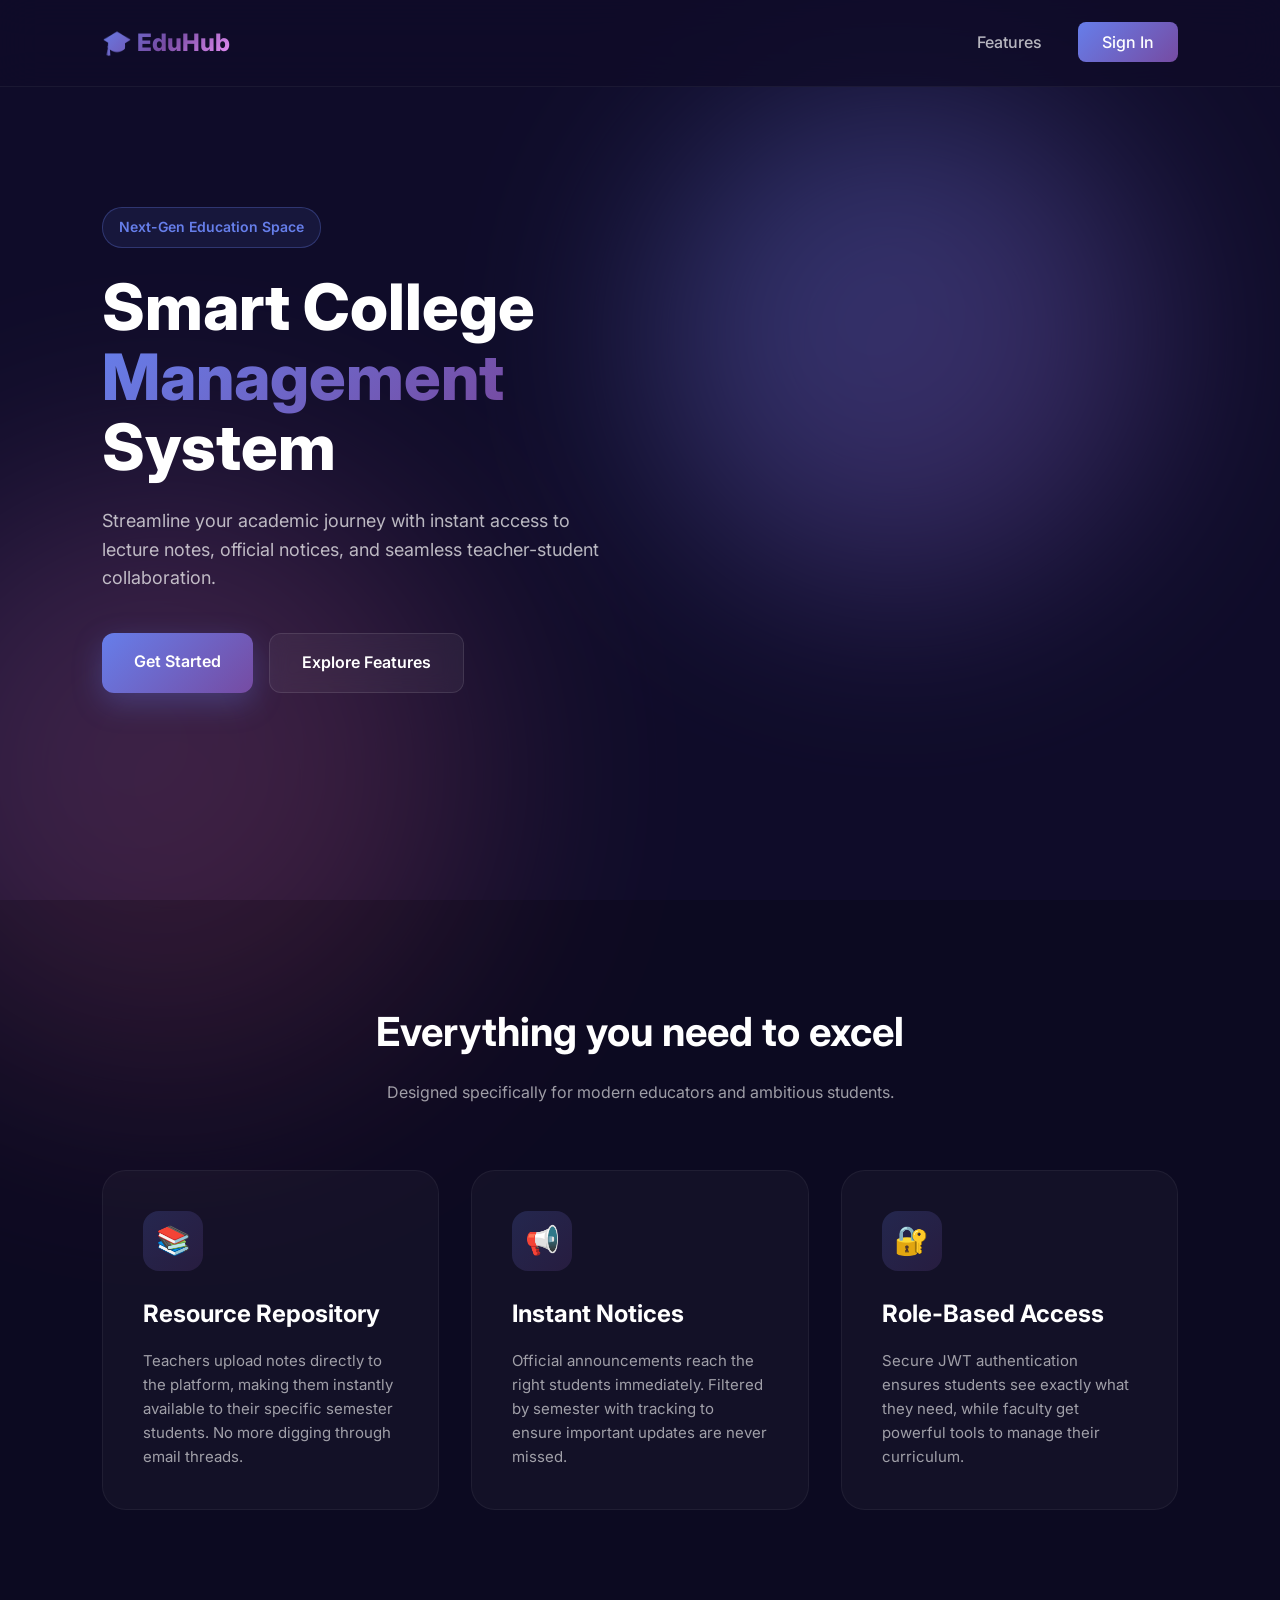
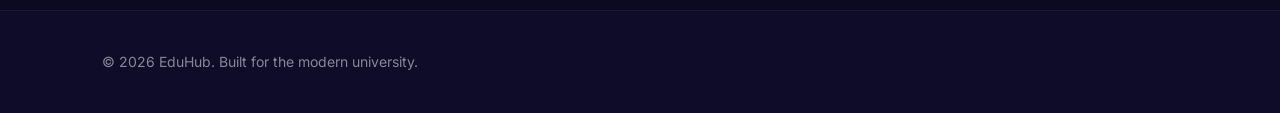
<file: frontend/index.html>
<!DOCTYPE html>
<html lang="en">
<head>
    <meta charset="UTF-8">
    <meta name="viewport" content="width=device-width, initial-scale=1.0">
    <title>EduHub - Smart College Management</title>
    <link href="https://fonts.googleapis.com/css2?family=Inter:wght@300;400;500;600;700;800&display=swap" rel="stylesheet">
    <style>
        * { margin: 0; padding: 0; box-sizing: border-box; }
        body {
            font-family: 'Inter', sans-serif;
            background: #0f0c29;
            color: #fff;
            line-height: 1.6;
            overflow-x: hidden;
        }
        
        /* Navbar */
        nav {
            display: flex; justify-content: space-between; align-items: center;
            padding: 24px 8%; position: fixed; width: 100%; top: 0; z-index: 100;
            background: rgba(15, 12, 41, 0.8); backdrop-filter: blur(20px);
            border-bottom: 1px solid rgba(255,255,255,0.05);
        }
        .logo {
            font-size: 24px; font-weight: 800;
            background: linear-gradient(135deg, #667eea, #764ba2, #f093fb);
            -webkit-background-clip: text; -webkit-text-fill-color: transparent;
        }
        .nav-links a {
            color: rgba(255,255,255,0.7); text-decoration: none;
            margin-left: 32px; font-weight: 500; transition: color 0.3s;
        }
        .nav-links a:hover { color: #fff; }
        .btn-nav {
            padding: 10px 24px; border-radius: 8px;
            background: linear-gradient(135deg, #667eea, #764ba2);
            color: #fff !important; font-weight: 600;
        }
        
        /* Hero Section */
        .hero {
            min-height: 100vh; display: flex; align-items: center;
            padding: 0 8%; position: relative;
        }
        /* Background decorative elements */
        .blob-1 {
            position: absolute; top: 10%; right: 10%; width: 500px; height: 500px;
            background: linear-gradient(135deg, #667eea, #764ba2);
            border-radius: 50%; filter: blur(100px); opacity: 0.4; z-index: -1;
        }
        .blob-2 {
            position: absolute; bottom: -20%; left: -10%; width: 600px; height: 600px;
            background: linear-gradient(135deg, #f093fb, #f5576c);
            border-radius: 50%; filter: blur(120px); opacity: 0.2; z-index: -1;
        }
        
        .hero-content { max-width: 600px; }
        .badge {
            display: inline-block; padding: 8px 16px; border-radius: 20px;
            background: rgba(102, 126, 234, 0.1); border: 1px solid rgba(102, 126, 234, 0.3);
            color: #667eea; font-size: 14px; font-weight: 600; margin-bottom: 24px;
        }
        h1 {
            font-size: 64px; font-weight: 800; line-height: 1.1; margin-bottom: 24px;
        }
        h1 span {
            background: linear-gradient(135deg, #667eea, #764ba2);
            -webkit-background-clip: text; -webkit-text-fill-color: transparent;
        }
        p.subtitle {
            font-size: 18px; color: rgba(255,255,255,0.7); margin-bottom: 40px;
            max-width: 500px;
        }
        
        .cta-buttons { display: flex; gap: 16px; }
        .btn-primary {
            padding: 16px 32px; border-radius: 12px;
            background: linear-gradient(135deg, #667eea, #764ba2);
            color: #fff; text-decoration: none; font-weight: 600; font-size: 16px;
            box-shadow: 0 10px 30px rgba(102,126,234,0.3); transition: all 0.3s;
        }
        .btn-primary:hover { transform: translateY(-3px); box-shadow: 0 15px 40px rgba(102,126,234,0.5); }
        .btn-secondary {
            padding: 16px 32px; border-radius: 12px;
            background: rgba(255,255,255,0.05); border: 1px solid rgba(255,255,255,0.1);
            color: #fff; text-decoration: none; font-weight: 600; font-size: 16px;
            backdrop-filter: blur(10px); transition: all 0.3s;
        }
        .btn-secondary:hover { background: rgba(255,255,255,0.1); transform: translateY(-3px); }
        
        /* Features Section */
        .features { padding: 100px 8%; background: rgba(0,0,0,0.2); }
        .section-header { text-align: center; margin-bottom: 64px; }
        .section-header h2 { font-size: 40px; font-weight: 700; margin-bottom: 16px; }
        .section-header p { color: rgba(255,255,255,0.6); max-width: 600px; margin: 0 auto; }
        
        .grid {
            display: grid; grid-template-columns: repeat(auto-fit, minmax(300px, 1fr));
            gap: 32px;
        }
        .card {
            background: rgba(255,255,255,0.03); border: 1px solid rgba(255,255,255,0.05);
            padding: 40px; border-radius: 24px; transition: all 0.3s;
        }
        .card:hover {
            transform: translateY(-10px); background: rgba(255,255,255,0.05);
            border-color: rgba(255,255,255,0.1);
        }
        .card-icon {
            width: 60px; height: 60px; border-radius: 16px;
            background: linear-gradient(135deg, rgba(102,126,234,0.2), rgba(118,75,162,0.2));
            display: flex; align-items: center; justify-content: center;
            font-size: 28px; margin-bottom: 24px;
        }
        .card h3 { font-size: 24px; margin-bottom: 16px; }
        .card p { color: rgba(255,255,255,0.6); font-size: 15px; }

        /* Footer */
        footer {
            padding: 40px 8%; border-top: 1px solid rgba(255,255,255,0.05);
            display: flex; justify-content: space-between; align-items: center;
            color: rgba(255,255,255,0.5); font-size: 14px;
        }
    </style>
</head>
<body>

    <nav>
        <div class="logo">🎓 EduHub</div>
        <div class="nav-links">
            <a href="#features">Features</a>
            <a href="login.html" class="btn-nav">Sign In</a>
        </div>
    </nav>

    <section class="hero">
        <div class="blob-1"></div>
        <div class="blob-2"></div>
        <div class="hero-content">
            <div class="badge">Next-Gen Education Space</div>
            <h1>Smart College <span>Management</span> System</h1>
            <p class="subtitle">Streamline your academic journey with instant access to lecture notes, official notices, and seamless teacher-student collaboration.</p>
            
            <div class="cta-buttons">
                <a href="login.html" class="btn-primary">Get Started</a>
                <a href="#features" class="btn-secondary">Explore Features</a>
            </div>
        </div>
    </section>

    <section class="features" id="features">
        <div class="section-header">
            <h2>Everything you need to excel</h2>
            <p>Designed specifically for modern educators and ambitious students.</p>
        </div>
        
        <div class="grid">
            <div class="card">
                <div class="card-icon">📚</div>
                <h3>Resource Repository</h3>
                <p>Teachers upload notes directly to the platform, making them instantly available to their specific semester students. No more digging through email threads.</p>
            </div>
            
            <div class="card">
                <div class="card-icon">📢</div>
                <h3>Instant Notices</h3>
                <p>Official announcements reach the right students immediately. Filtered by semester with tracking to ensure important updates are never missed.</p>
            </div>
            
            <div class="card">
                <div class="card-icon">🔐</div>
                <h3>Role-Based Access</h3>
                <p>Secure JWT authentication ensures students see exactly what they need, while faculty get powerful tools to manage their curriculum.</p>
            </div>
        </div>
    </section>

    <footer>
        <p>&copy; 2026 EduHub. Built for the modern university.</p>
    </footer>

    <script>
        // Redirect if already logged in
        if (localStorage.getItem('access_token')) {
            const user = JSON.parse(localStorage.getItem('user') || '{}');
            if (user.role === 'faculty' || user.role === 'admin') {
                window.location.href = 'teacher.html';
            } else if (user.role === 'student') {
                window.location.href = 'student.html';
            }
        }
    </script>
</body>
</html>
</file>
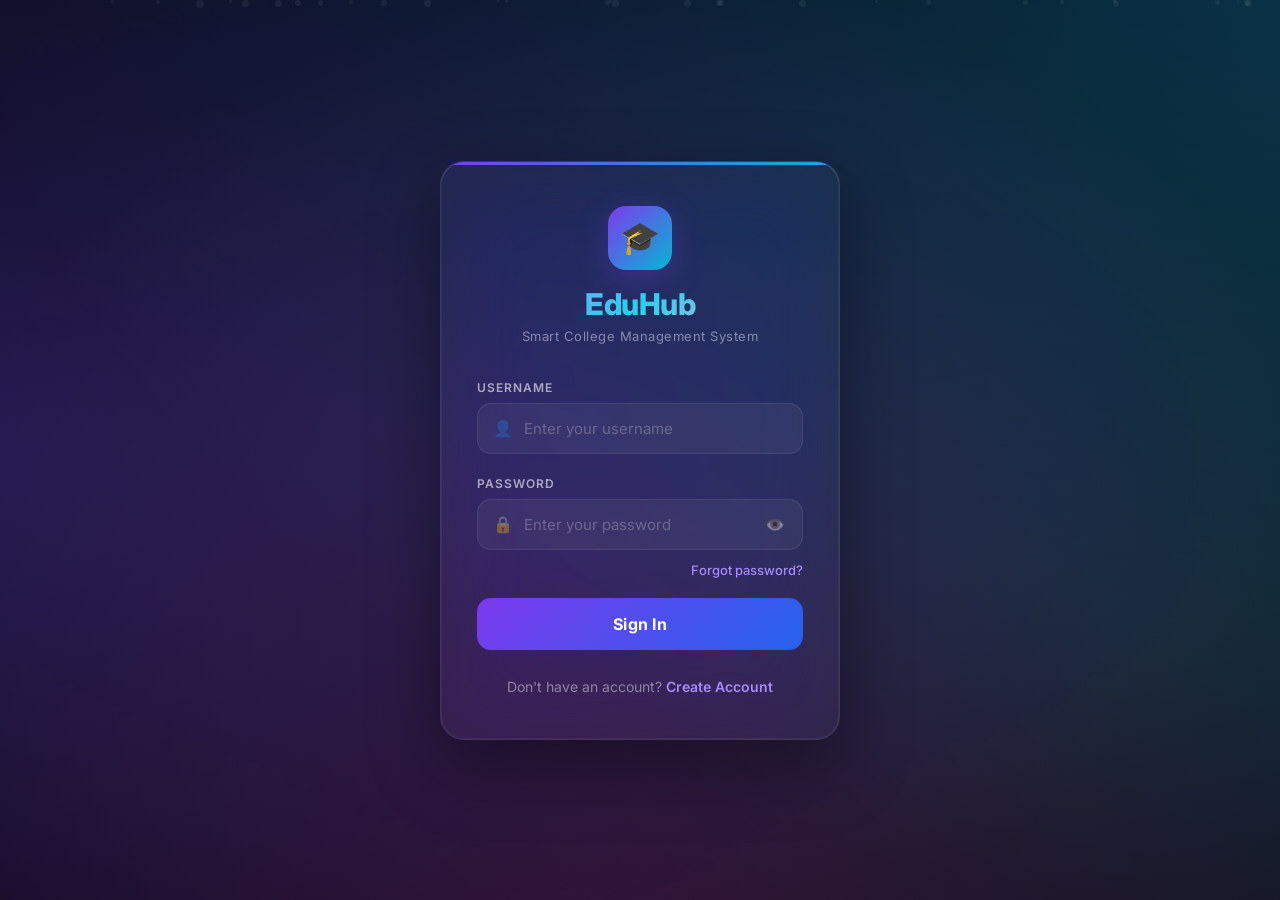
<file: frontend/classroom.html>
<!DOCTYPE html>
<html lang="en">
<head>
    <meta charset="UTF-8">
    <meta name="viewport" content="width=device-width, initial-scale=1.0">
    <title>Classroom Chat — EduHub</title>
    <link href="https://fonts.googleapis.com/css2?family=Inter:wght@300;400;500;600;700&display=swap" rel="stylesheet">
    <link href="https://cdnjs.cloudflare.com/ajax/libs/font-awesome/6.0.0/css/all.min.css" rel="stylesheet">
    <style>
        *, *::before, *::after { box-sizing: border-box; margin: 0; padding: 0; }

        :root {
            --bg: #080818;
            --surface: #0e1525;
            --panel: #1a2332;
            --border: rgba(130,140,255,0.1);
            --accent-1: #818cf8;
            --accent-2: #c084fc;
            --accent-3: #f472b6;
            --text: #f1f5f9;
            --muted: #94a3b8;
            --success: #34d399;
            --faculty-bg: linear-gradient(135deg, #065f46, #047857);
            --student-bg: linear-gradient(135deg, #312e81, #4c1d95);
        }

        body {
            font-family: 'Inter', sans-serif;
            background: var(--bg);
            color: var(--text);
            height: 100vh;
            display: flex;
            overflow: hidden;
        }

        /* Ambient BG */
        body::before {
            content: '';
            position: fixed; inset: 0;
            background: 
                radial-gradient(ellipse at 10% 20%, rgba(129,140,248,0.1) 0%, transparent 50%),
                radial-gradient(ellipse at 90% 80%, rgba(192,132,252,0.07) 0%, transparent 50%),
                radial-gradient(ellipse at 50% 50%, rgba(244,114,182,0.04) 0%, transparent 60%);
            pointer-events: none;
        }

        /* ─── Sidebar: Room List ─── */
        .sidebar {
            width: 340px;
            height: 100vh;
            background: var(--surface);
            border-right: 1px solid var(--border);
            display: flex;
            flex-direction: column;
        }

        .sidebar-header {
            padding: 24px;
            border-bottom: 1px solid var(--border);
            background: linear-gradient(180deg, rgba(129,140,248,0.06), transparent);
        }
        .sidebar-header h2 {
            font-size: 18px;
            font-weight: 700;
            display: flex; align-items: center; gap: 10px;
        }
        .sidebar-header h2 i {
            background: linear-gradient(135deg, var(--accent-1), var(--accent-3));
            -webkit-background-clip: text; -webkit-text-fill-color: transparent;
        }
        .sidebar-header p { font-size: 12px; color: var(--muted); margin-top: 4px; }

        .room-list {
            flex: 1;
            overflow-y: auto;
            padding: 12px;
        }
        .room-list::-webkit-scrollbar { width: 4px; }
        .room-list::-webkit-scrollbar-thumb { background: var(--border); border-radius: 2px; }

        .room-card {
            padding: 16px;
            border-radius: 14px;
            cursor: pointer;
            transition: all 0.3s cubic-bezier(0.25, 0.46, 0.45, 0.94);
            margin-bottom: 8px;
            border: 1px solid transparent;
        }
        .room-card:hover {
            background: linear-gradient(135deg, rgba(129,140,248,0.06), rgba(192,132,252,0.04));
            border-color: rgba(129,140,248,0.1);
        }
        .room-card.active {
            background: linear-gradient(135deg, rgba(129,140,248,0.1), rgba(192,132,252,0.06));
            border-color: rgba(129,140,248,0.3);
            box-shadow: 0 0 20px rgba(129,140,248,0.08);
        }
        .room-card h4 { font-size: 14px; font-weight: 600; margin-bottom: 4px; }
        .room-card .room-code { font-size: 11px; color: var(--accent-2); font-weight: 500; }
        .room-card .room-preview { font-size: 12px; color: var(--muted); margin-top: 6px; white-space: nowrap; overflow: hidden; text-overflow: ellipsis; }
        .room-card .room-meta { display: flex; justify-content: space-between; align-items: center; margin-top: 8px; }
        .room-card .room-meta span { font-size: 10px; color: var(--muted); }
        .room-card .msg-count {
            padding: 2px 8px; border-radius: 10px; font-size: 10px; font-weight: 600;
            background: linear-gradient(135deg, rgba(129,140,248,0.15), rgba(192,132,252,0.1));
            color: var(--accent-1);
        }

        .sidebar-footer {
            padding: 16px 24px;
            border-top: 1px solid var(--border);
            display: flex; align-items: center; gap: 12px;
        }
        .user-avatar {
            width: 36px; height: 36px; border-radius: 10px;
            background: linear-gradient(135deg, var(--accent-1), var(--accent-2));
            display: flex; align-items: center; justify-content: center;
            font-weight: 600; font-size: 14px;
        }
        .user-meta { flex: 1; }
        .user-meta h4 { font-size: 13px; }
        .user-meta p { font-size: 11px; color: var(--muted); text-transform: capitalize; }
        .back-btn {
            background: none; border: none; color: var(--muted); cursor: pointer;
            font-size: 16px; transition: color 0.2s;
        }
        .back-btn:hover { color: var(--accent-1); }

        /* ─── Chat Area (WhatsApp Style) ─── */
        .chat-area {
            flex: 1;
            display: flex;
            flex-direction: column;
            height: 100vh;
            background: #0b141a;
        }

        .chat-header {
            padding: 12px 16px;
            background: linear-gradient(135deg, rgba(14,21,37,0.95), rgba(26,35,50,0.95));
            display: flex; align-items: center; gap: 14px;
            border-bottom: 1px solid var(--border);
            backdrop-filter: blur(20px);
        }
        .chat-header-icon {
            width: 42px; height: 42px; border-radius: 12px;
            background: linear-gradient(135deg, var(--accent-1), var(--accent-2));
            display: flex; align-items: center; justify-content: center;
            font-size: 18px; color: #fff;
            box-shadow: 0 4px 12px rgba(129,140,248,0.3);
        }
        .chat-header-info { flex: 1; }
        .chat-header-info h3 { font-size: 16px; font-weight: 600; color: #e9edef; }
        .chat-header-info p { font-size: 12px; color: var(--accent-2); }

        .chat-header-actions { display: flex; gap: 8px; align-items: center; }
        .header-action-btn {
            width: 40px; height: 40px; border-radius: 12px;
            background: rgba(255,255,255,0.04); border: 1px solid rgba(255,255,255,0.06);
            color: var(--muted); cursor: pointer;
            display: flex; align-items: center; justify-content: center;
            font-size: 16px; transition: all 0.3s;
        }
        .header-action-btn:hover {
            background: rgba(129,140,248,0.1); color: var(--accent-1);
            border-color: rgba(129,140,248,0.2);
        }
        .header-action-btn.video-btn:hover {
            background: rgba(52,211,153,0.1); color: var(--success);
            border-color: rgba(52,211,153,0.25);
            box-shadow: 0 0 16px rgba(52,211,153,0.15);
        }

        .anon-badge {
            padding: 6px 12px; border-radius: 16px; font-size: 12px;
            background: linear-gradient(135deg, rgba(52,211,153,0.08), rgba(52,211,153,0.04));
            color: var(--success); border: 1px solid rgba(52,211,153,0.15);
        }

        .chat-messages {
            flex: 1;
            overflow-y: auto;
            padding: 20px 5%;
            display: flex;
            flex-direction: column;
            gap: 4px;
            scroll-behavior: smooth;
        }
        .chat-messages::-webkit-scrollbar { width: 6px; }
        .chat-messages::-webkit-scrollbar-thumb { background: rgba(255,255,255,0.1); border-radius: 3px; }

        .chat-empty {
            flex: 1; display: flex; flex-direction: column;
            align-items: center; justify-content: center;
            color: #8696a0; text-align: center;
        }
        .chat-empty i { font-size: 48px; margin-bottom: 16px; opacity: 0.3; }
        .chat-empty h3 { font-size: 18px; margin-bottom: 8px; }
        .chat-empty p { font-size: 13px; max-width: 320px; }

        /* Messages */
        .msg-row {
            display: flex;
            animation: fadeSlide 0.2s ease-out;
            margin-bottom: 8px;
        }
        @keyframes fadeSlide {
            from { opacity: 0; transform: translateY(5px); }
            to { opacity: 1; transform: translateY(0); }
        }
        .msg-row.me { justify-content: flex-end; }

        .msg-bubble {
            max-width: 65%;
            padding: 6px 7px 8px 9px;
            border-radius: 8px;
            font-size: 14.2px;
            line-height: 19px;
            word-wrap: break-word;
            position: relative;
            color: #e9edef;
            box-shadow: 0 1px 0.5px rgba(11,20,26,.13);
        }
        .msg-row.me .msg-bubble {
            background: linear-gradient(135deg, #1e3a5f, #1a2e4a);
            border-top-right-radius: 0;
            border: 1px solid rgba(129,140,248,0.08);
        }
        .msg-row:not(.me) .msg-bubble {
            background: rgba(255,255,255,0.04);
            border-top-left-radius: 0;
            border: 1px solid rgba(255,255,255,0.05);
        }

        .msg-sender { 
            font-size: 12.5px; font-weight: 500; margin-bottom: 2px; line-height: 21px; 
        }
        .msg-row.faculty .msg-sender { color: var(--success); }
        .msg-row.student .msg-sender { color: var(--accent-2); }

        .msg-time { 
            font-size: 11px; color: rgba(255,255,255,0.6); 
            float: right; margin-top: 6px; margin-left: 12px;
            line-height: 15px;
        }

        /* Chat Input */
        .chat-input-area {
            padding: 12px 16px;
            background: linear-gradient(180deg, transparent, rgba(14,21,37,0.95));
            display: flex; gap: 12px; align-items: flex-end;
        }
        .chat-input-row {
            flex: 1;
            display: flex; gap: 8px;
            background: rgba(255,255,255,0.04);
            border: 1px solid var(--border);
            border-radius: 12px;
            padding: 10px 14px;
            align-items: center;
            transition: all 0.3s;
        }
        .chat-input-row:focus-within {
            border-color: rgba(129,140,248,0.3);
            background: rgba(129,140,248,0.04);
            box-shadow: 0 0 0 3px rgba(129,140,248,0.06);
        }
        .chat-input-row textarea {
            flex: 1; background: none; border: none; outline: none;
            color: #e9edef; resize: none; font-family: 'Inter', sans-serif;
            font-size: 15px; max-height: 100px; line-height: 20px;
        }
        .chat-input-row textarea::placeholder { color: rgba(255,255,255,0.3); }
        
        .chat-send-btn {
            width: 44px; height: 44px; border-radius: 12px; border: none;
            background: linear-gradient(135deg, var(--accent-1), var(--accent-2));
            color: #fff; cursor: pointer; font-size: 16px;
            display: flex; align-items: center; justify-content: center;
            flex-shrink: 0; transition: all 0.3s;
            box-shadow: 0 4px 15px rgba(129,140,248,0.3);
        }
        .chat-send-btn:hover {
            transform: translateY(-2px);
            box-shadow: 0 8px 25px rgba(129,140,248,0.5);
        }

        .chat-improve-btn {
            background: transparent; color: var(--muted); border: none;
            cursor: pointer; font-size: 16px; padding: 0 4px;
            transition: all 0.2s;
        }
        .chat-improve-btn:hover { color: var(--accent-2); }

        /* Video Call Modal */
        .video-overlay {
            position: fixed; inset: 0; z-index: 2000;
            background: rgba(0,0,0,0.85); backdrop-filter: blur(8px);
            display: flex; align-items: center; justify-content: center;
            animation: fadeIn 0.3s ease;
        }
        @keyframes fadeIn { from { opacity: 0; } to { opacity: 1; } }
        .video-modal {
            width: 90vw; height: 85vh;
            background: var(--surface); border-radius: 24px;
            border: 1px solid var(--border);
            overflow: hidden; display: flex; flex-direction: column;
            box-shadow: 0 24px 64px rgba(0,0,0,0.6);
            animation: modalPop 0.3s ease;
        }
        @keyframes modalPop { from { transform: scale(0.95); opacity: 0; } to { transform: scale(1); opacity: 1; } }
        .video-header {
            padding: 16px 24px; display: flex;
            align-items: center; justify-content: space-between;
            border-bottom: 1px solid var(--border);
            background: linear-gradient(135deg, rgba(129,140,248,0.06), transparent);
        }
        .video-header h3 {
            font-size: 16px; display: flex; align-items: center; gap: 10px;
        }
        .video-header h3 i {
            color: var(--success);
            animation: pulse 2s ease-in-out infinite;
        }
        @keyframes pulse { 0%, 100% { opacity: 1; } 50% { opacity: 0.5; } }
        .video-close {
            width: 36px; height: 36px; border-radius: 10px;
            background: rgba(239,68,68,0.1); border: 1px solid rgba(239,68,68,0.2);
            color: #ef4444; cursor: pointer;
            display: flex; align-items: center; justify-content: center;
            font-size: 14px; transition: all 0.2s;
        }
        .video-close:hover { background: rgba(239,68,68,0.2); }
        .video-frame { flex: 1; }
        .video-frame iframe { width: 100%; height: 100%; border: none; }

        .no-room-selected {
            flex: 1;
            display: flex; flex-direction: column;
            align-items: center; justify-content: center;
            color: var(--muted);
            background: linear-gradient(135deg, rgba(129,140,248,0.03), rgba(192,132,252,0.02));
        }
        .no-room-selected i {
            font-size: 56px; margin-bottom: 20px;
            background: linear-gradient(135deg, var(--accent-1), var(--accent-2));
            -webkit-background-clip: text; -webkit-text-fill-color: transparent;
            opacity: 0.4;
        }
        .no-room-selected h3 { font-size: 20px; margin-bottom: 8px; color: var(--text); }
        .no-room-selected p { font-size: 13px; }
    </style>
</head>
<body>

    <!-- Sidebar -->
    <aside class="sidebar">
        <div class="sidebar-header">
            <h2><i class="fas fa-comments"></i> Classroom Chat</h2>
            <p>Anonymous student discussions</p>
        </div>

        <div class="room-list" id="roomList">
            <div class="chat-empty" style="padding: 40px 20px;">
                <i class="fas fa-spinner fa-spin"></i>
                <p>Loading rooms...</p>
            </div>
        </div>

        <div class="sidebar-footer">
            <div class="user-avatar" id="footerAvatar">U</div>
            <div class="user-meta">
                <h4 id="footerName">Loading...</h4>
                <p id="footerRole">—</p>
            </div>
            <button class="back-btn" onclick="goBack()" title="Go Back"><i class="fas fa-arrow-left"></i></button>
        </div>
    </aside>

    <!-- Chat Area -->
    <div class="chat-area" id="chatArea">
        <div class="no-room-selected">
            <i class="fas fa-comment-dots"></i>
            <h3>Select a chat room</h3>
            <p>Pick a subject from the sidebar to start chatting</p>
        </div>
    </div>

    <script src="config.js"></script>
    <script>
        
        const token = localStorage.getItem('access_token');
        const user = JSON.parse(localStorage.getItem('user') || '{}');

        if (!token) {
            window.location.href = 'login.html';
        }

        // Setup footer
        document.getElementById('footerName').textContent = user.username;
        document.getElementById('footerRole').textContent = user.role;
        document.getElementById('footerAvatar').textContent = user.username.charAt(0).toUpperCase();

        function goBack() {
            if (user.role === 'faculty' || user.role === 'admin') {
                window.location.href = 'teacher.html';
            } else {
                window.location.href = 'student.html';
            }
        }

        let activeRoomId = null;
        let pollInterval = null;

        function makeRequest(method, url, data = null) {
            return new Promise((resolve, reject) => {
                const xhr = new XMLHttpRequest();
                xhr.open(method, url, true);
                xhr.setRequestHeader('Authorization', `Bearer ${token}`);
                if (data) {
                    xhr.setRequestHeader('Content-Type', 'application/json');
                }
                xhr.onload = function() {
                    if (xhr.status >= 200 && xhr.status < 300) {
                        try {
                            const response = xhr.responseText ? JSON.parse(xhr.responseText) : {};
                            resolve({ status: xhr.status, data: response });
                        } catch (e) {
                            resolve({ status: xhr.status, data: xhr.responseText });
                        }
                    } else if (xhr.status === 401) {
                        resolve({ status: 401, data: null });
                    } else {
                        reject(new Error(`HTTP Error: ${xhr.status}`));
                    }
                };
                xhr.onerror = function() {
                    reject(new Error("Network Error"));
                };
                xhr.send(data ? JSON.stringify(data) : null);
            });
        }

        async function loadRooms() {
            try {
                const res = await makeRequest('GET', `${API_BASE}/Genai/api/anon-rooms/`);
                if (res.status === 401) { localStorage.clear(); window.location.href = 'login.html'; return; }
                const rooms = res.data;

                const container = document.getElementById('roomList');
                if (!rooms || rooms.length === 0) {
                    container.innerHTML = `
                        <div class="chat-empty" style="padding: 40px 20px;">
                            <i class="fas fa-inbox"></i>
                            <h3>No rooms</h3>
                            <p>No subject chat rooms available for you yet.</p>
                        </div>`;
                    return;
                }

                container.innerHTML = rooms.map(r => `
                    <div class="room-card ${r.id == activeRoomId ? 'active' : ''}" onclick="openRoom(${r.id}, '${r.subject_name}', '${r.subject_code}')">
                        <div style="display:flex; justify-content:space-between; align-items:start;">
                            <div>
                                <h4>${r.subject_name}</h4>
                                <span class="room-code">${r.subject_code}</span>
                            </div>
                        </div>
                        <p class="room-preview">${r.last_message}</p>
                        <div class="room-meta">
                            <span>${r.last_time ? new Date(r.last_time).toLocaleTimeString([], {hour:'2-digit', minute:'2-digit'}) : '—'}</span>
                            <span class="msg-count">${r.message_count} msgs</span>
                        </div>
                    </div>
                `).join('');
            } catch(e) {
                console.error('Failed to load rooms:', e);
            }
        }

        async function openRoom(roomId, subjectName, subjectCode) {
            activeRoomId = roomId;
            if (pollInterval) clearInterval(pollInterval);

            // Update active state in sidebar
            document.querySelectorAll('.room-card').forEach(c => c.classList.remove('active'));
            if (window.event && window.event.currentTarget) {
                window.event.currentTarget.classList.add('active');
            }

            // Build chat UI
            document.getElementById('chatArea').innerHTML = `
                <div class="chat-header">
                    <div class="chat-header-icon">💬</div>
                    <div class="chat-header-info">
                        <h3>${subjectName}</h3>
                        <p>${subjectCode}</p>
                    </div>
                    <div class="chat-header-actions">
                        <button class="header-action-btn video-btn" onclick="startVideoCall('${subjectName}', '${subjectCode}')" title="Start Video Call">
                            <i class="fas fa-video"></i>
                        </button>
                    </div>
                    <div class="anon-badge">
                        <i class="fas fa-user-secret"></i>
                        ${user.role === 'student' ? 'You are anonymous' : 'Students are anonymous'}
                    </div>
                </div>

                <div class="chat-messages" id="chatMessages">
                    <div class="chat-empty">
                        <i class="fas fa-spinner fa-spin"></i>
                        <p>Loading messages...</p>
                    </div>
                </div>

                <form class="chat-input-area" onsubmit="event.preventDefault(); sendMessage(); return false;">
                    <div class="chat-input-row">
                        ${user.role === 'faculty' ? `<button type="button" class="chat-improve-btn" onclick="improveText()" title="Enhance text with AI"><i class="fas fa-magic"></i></button>` : ''}
                        <input type="text" id="chatInput" placeholder="Type a message..." autocomplete="off" style="flex:1; background:none; border:none; outline:none; color:var(--text); font-family:'Inter'; font-size:15px; padding:4px 0;">
                    </div>
                    <button type="submit" class="chat-send-btn"><i class="fas fa-paper-plane"></i></button>
                </form>
            `;

            await loadMessages();
            // Poll every 5 seconds
            pollInterval = setInterval(loadMessages, 5000);
        }

        async function loadMessages() {
            if (!activeRoomId) return;
            try {
                const res = await makeRequest('GET', `${API_BASE}/Genai/api/anon-rooms/${activeRoomId}/messages/`);
                if (res.status === 401) return;
                const messages = res.data;

                const container = document.getElementById('chatMessages');
                if (!container) return;

                if (!messages || messages.length === 0) {
                    container.innerHTML = `
                        <div class="chat-empty">
                            <i class="fas fa-comment-slash"></i>
                            <h3>No messages yet</h3>
                            <p>Be the first to start the discussion!</p>
                        </div>`;
                    return;
                }

                container.innerHTML = messages.map(m => {
                    const roleClass = m.is_faculty ? 'faculty' : 'student';
                    const meClass = m.is_me ? ' me' : '';
                    const time = new Date(m.created_at).toLocaleTimeString([], {hour:'2-digit', minute:'2-digit'});

                    return `
                        <div class="msg-row ${roleClass}${meClass}">
                            <div class="msg-bubble">
                                ${!m.is_me ? `<div class="msg-sender">${m.sender_alias}</div>` : ''}
                                <span>${escapeHtml(m.content)}</span>
                                <span class="msg-time">${time}</span>
                            </div>
                        </div>
                    `;
                }).join('');

                container.scrollTop = container.scrollHeight;
            } catch(e) {
                console.error('Failed to load messages:', e);
            }
        }

        async function sendMessage() {
            const input = document.getElementById('chatInput');
            if (!input) return;
            const content = input.value.trim();
            if (!content || !activeRoomId) return;

            input.value = '';

            try {
                await makeRequest('POST', `${API_BASE}/Genai/api/anon-rooms/${activeRoomId}/messages/`, { content });
                await loadMessages();
            } catch(e) {
                console.error('Send failed:', e);
            }
        }

        async function improveText() {
            const input = document.getElementById('chatInput');
            if (!input) return;
            const content = input.value.trim();
            if (!content) return;

            const btn = document.querySelector('.chat-improve-btn');
            const originalHtml = btn.innerHTML;
            btn.innerHTML = '<i class="fas fa-spinner fa-spin"></i>';
            btn.disabled = true;

            try {
                const prompt = "Improve the following message for clarity and professional tone. Output ONLY the improved text, nothing else:\\n\\n" + content;
                const res = await makeRequest('POST', `${API_BASE}/Genai/api/genai/`, { question: prompt });
                const data = res.data;
                let answer = data?.answer?.choices?.[0]?.message?.content || data?.answer;
                if (answer) {
                    input.value = answer.trim();
                }
            } catch(e) {
                console.error('Improve text failed:', e);
            }

            btn.innerHTML = originalHtml;
            btn.disabled = false;
        }

        function escapeHtml(text) {
            const div = document.createElement('div');
            div.textContent = text;
            return div.innerHTML;
        }

        // ─── Video Call (Jitsi Meet) ───
        function startVideoCall(subjectName, subjectCode) {
            const roomName = `EduHub-${subjectCode}-${activeRoomId}`;
            const displayName = user.role === 'student' ? 'Anonymous Student' : user.username;

            const overlay = document.createElement('div');
            overlay.className = 'video-overlay';
            overlay.id = 'videoOverlay';
            overlay.innerHTML = `
                <div class="video-modal">
                    <div class="video-header">
                        <h3><i class="fas fa-circle"></i> Live — ${subjectName}</h3>
                        <button class="video-close" onclick="endVideoCall()" title="End Call"><i class="fas fa-times"></i></button>
                    </div>
                    <div class="video-frame">
                        <iframe
                            src="https://meet.jit.si/${encodeURIComponent(roomName)}#userInfo.displayName=%22${encodeURIComponent(displayName)}%22&config.prejoinPageEnabled=false"
                            allow="camera; microphone; fullscreen; display-capture; autoplay"
                        ></iframe>
                    </div>
                </div>
            `;
            document.body.appendChild(overlay);
        }

        function endVideoCall() {
            const overlay = document.getElementById('videoOverlay');
            if (overlay) overlay.remove();
        }

        // Init
        loadRooms();
    </script>
</body>
</html>
</file>
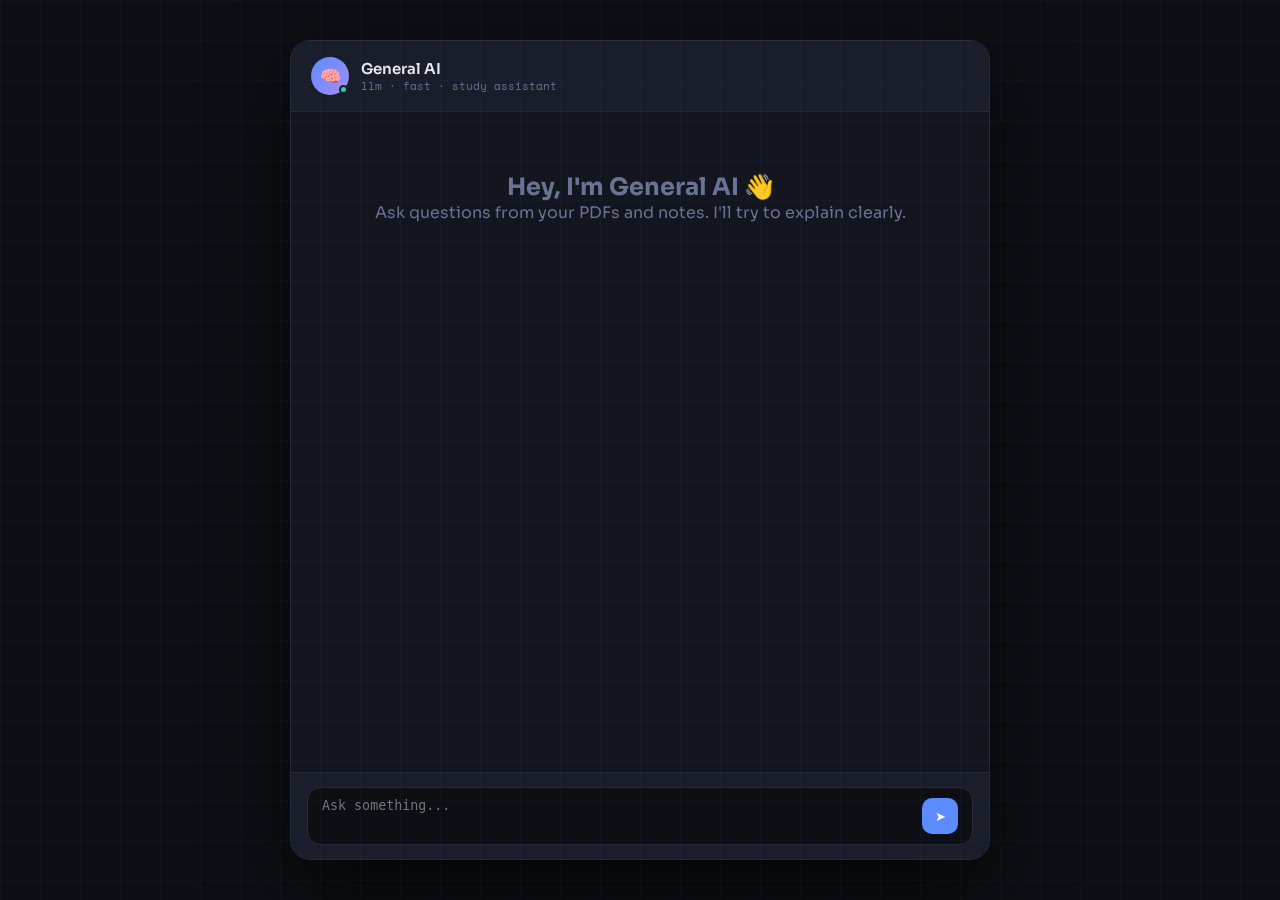
<file: frontend/genai.html>
<!DOCTYPE html>
<html lang="en">
<head>
<meta charset="UTF-8" />
<meta name="viewport" content="width=device-width, initial-scale=1.0"/>

<!-- keeping title simple -->
<title>Lumi — Study Assistant</title>

<!-- fonts I liked after trying a few -->
<link href="https://fonts.googleapis.com/css2?family=Sora:wght@300;400;500;600&family=Space+Mono:wght@0,400;0,700;1,400&display=swap" rel="stylesheet"/>

<style>
  /* basic reset - easier than fixing margin bugs later */
  *, *::before, *::after {
    box-sizing: border-box;
    margin: 0;
    padding: 0;
  }

  /* theme colors - changed multiple times while testing */
  :root {
    --bg: #0d0f14;
    --surface: #13161f;
    --panel: #1a1e2a;
    --border: #252a38;
    --accent: #5b8cff;
    --accent2: #a78bfa;
    --user-bg: #1e2847;
    --bot-bg: #171c28;
    --text: #e8eaf0;
    --muted: #6b7394;
    --success: #34d399;
    --font-body: 'Sora', sans-serif;
    --font-mono: 'Space Mono', monospace;
  }

  body {
    background: var(--bg);
    color: var(--text);
    font-family: var(--font-body);
    height: 100vh;
    display: flex;
    align-items: center;
    justify-content: center;
    overflow: hidden;
  }

  /* subtle grid background — not required but looks nice */
  body::before {
    content: '';
    position: fixed;
    inset: 0;
    background-image:
      linear-gradient(rgba(91,140,255,.04) 1px, transparent 1px),
      linear-gradient(90deg, rgba(91,140,255,.04) 1px, transparent 1px);
    background-size: 40px 40px;
    pointer-events: none;
  }

  .shell {
    width: min(700px, 96vw);
    height: min(820px, 95vh);
    background: var(--surface);
    border: 1px solid var(--border);
    border-radius: 20px;
    display: flex;
    flex-direction: column;
    overflow: hidden;
    box-shadow: 0 32px 80px rgba(0,0,0,.6);
  }

  /* ---------- header ---------- */
  header {
    display: flex;
    align-items: center;
    gap: 12px;
    padding: 16px 20px;
    border-bottom: 1px solid var(--border);
    background: var(--panel);
  }

  .avatar {
    width: 38px;
    height: 38px;
    border-radius: 50%;
    background: linear-gradient(135deg, var(--accent), var(--accent2));
    display: flex;
    align-items: center;
    justify-content: center;
    font-size: 17px;
    position: relative;
  }

  /* online indicator - fake but useful UX */
  .avatar::after {
    content: '';
    position: absolute;
    bottom: 1px;
    right: 1px;
    width: 9px;
    height: 9px;
    border-radius: 50%;
    background: var(--success);
    border: 2px solid var(--panel);
  }

  .hinfo h1 {
    font-size: 15px;
    font-weight: 600;
  }

  .hinfo p {
    font-size: 11px;
    color: var(--muted);
    font-family: var(--font-mono);
  }

  /* subject selector */
  .sub-wrap { position: relative; }

  .subject-badge {
    font-family: var(--font-mono);
    font-size: 11px;
    padding: 4px 10px;
    border-radius: 20px;
    background: rgba(91,140,255,.12);
    border: 1px solid rgba(91,140,255,.25);
    color: var(--accent);
    cursor: pointer;
  }

  .sub-drop {
    display: none;
    position: absolute;
    top: calc(100% + 8px);
    right: 0;
    background: var(--panel);
    border: 1px solid var(--border);
    border-radius: 12px;
    min-width: 160px;
    box-shadow: 0 12px 32px rgba(0,0,0,.5);
  }

  .sub-drop.open { display: block; }

  .sub-drop label {
    padding: 10px 14px;
    display: flex;
    gap: 10px;
    cursor: pointer;
    font-size: 12px;
  }

  /* ---------- messages ---------- */
  .messages {
    flex: 1;
    overflow-y: auto;
    padding: 20px 18px;
    display: flex;
    flex-direction: column;
    gap: 14px;
  }

  .welcome {
    text-align: center;
    padding: 40px 20px;
    color: var(--muted);
  }

  /* bubbles */
  .bubble-row {
    display: flex;
    gap: 10px;
  }

  .bubble-row.user { flex-direction: row-reverse; }

  .bub-avatar {
    width: 30px;
    height: 30px;
    border-radius: 50%;
    display: flex;
    align-items: center;
    justify-content: center;
  }

  .bubble {
    max-width: 78%;
    padding: 11px 15px;
    border-radius: 14px;
    font-size: 13.5px;
    line-height: 1.65;
    white-space: pre-wrap;
  }

  .bubble-row.user .bubble {
    background: var(--user-bg);
    border-top-right-radius: 4px;
  }

  .bubble-row.bot .bubble {
    background: var(--bot-bg);
    border-top-left-radius: 4px;
  }

  .ts {
    font-size: 10px;
    color: var(--muted);
    margin-top: 4px;
    font-family: var(--font-mono);
  }

  /* ---------- input ---------- */
  footer {
    background: var(--panel);
    border-top: 1px solid var(--border);
    padding: 14px 16px;
  }

  .input-row {
    display: flex;
    gap: 10px;
    background: var(--bg);
    border-radius: 14px;
    border: 1px solid var(--border);
    padding: 10px 14px;
  }

  textarea {
    flex: 1;
    background: none;
    border: none;
    outline: none;
    color: var(--text);
    resize: none;
    max-height: 120px;
  }

  button {
    width: 36px;
    height: 36px;
    border-radius: 10px;
    border: none;
    background: var(--accent);
    color: white;
    cursor: pointer;
  }
</style>
</head>

<body>

<div class="shell">

  <header>
    <div class="avatar">🧠</div>
    <div class="hinfo">
      <h1>General AI</h1>
      <p>llm · fast · study assistant</p>
    </div>
  </header>

  <div class="messages" id="msgs">
    <div class="welcome" id="welcomeMsg">
      <h2>Hey, I'm General AI 👋</h2>
      <p>Ask questions from your PDFs and notes. I'll try to explain clearly.</p>
    </div>
  </div>

  <footer>
    <div class="input-row">
      <textarea id="msgInput" placeholder="Ask something..."></textarea>
      <button id="sendBtn">➤</button>
    </div>
  </footer>

</div>

<script src="config.js"></script>
<script src="auth.js"></script>
<script>
  // API endpoint
  const API = `${API_BASE}/Genai/api/genai/`;

  // Read access token from localStorage (shared auth system)
  let ACCESS_TOKEN = localStorage.getItem("access_token") || "";

  let isSendingMsg = false;

  const msgs = document.getElementById("msgs");
  const input = document.getElementById("msgInput");
  const sendBtn = document.getElementById("sendBtn");

  function timeNow() {
    return new Date().toLocaleTimeString([], { hour: "2-digit", minute: "2-digit" });
  }

  function addMessage(text, who) {
    document.getElementById("welcomeMsg")?.remove();

    const row = document.createElement("div");
    row.className = `bubble-row ${who}`;

    row.innerHTML = `
      <div class="bub-avatar">${who === "user" ? "🧑" : "🤖"}</div>
      <div>
        <div class="bubble">${text}</div>
        <div class="ts">${timeNow()}</div>
      </div>
    `;

    msgs.appendChild(row);

    // sometimes scroll didn't work immediately
    setTimeout(() => {
      msgs.scrollTop = msgs.scrollHeight;
    }, 50);
  }

  async function sendMsg() {
    if (isSendingMsg) return;

    const q = input.value.trim();
    if (!q) return;

    isSendingMsg = true;
    sendBtn.disabled = true;
    input.value = "";

    addMessage(q, "user");
    addMessage("Typing...", "bot");

    console.log("Sending question:", q);

    try {
      const res = await authFetch(API, {
        method: "POST",
        headers: {
          "Content-Type": "application/json",
        },
        body: JSON.stringify({
          question: q
        })
      });

      msgs.lastChild.remove();
      const data = await res.json();

      console.log("Raw response:", data);

      let answer =
        data?.answer?.choices?.[0]?.message?.content ||
        data?.answer ||
        "No answer found.";

      addMessage(answer, "bot");

    } catch (e) {
      msgs.lastChild.remove();
      addMessage("Server error. Check backend.", "bot");
    }

    isSendingMsg = false;
    sendBtn.disabled = false;
    input.focus(); // probably not needed but keeping it
  }

  sendBtn.onclick = sendMsg;

  input.addEventListener("keydown", e => {
    if (e.key === "Enter" && !e.shiftKey) {
      e.preventDefault();
      sendMsg();
    }
  });

  // TODO: add markdown rendering
  // TODO: replace typing text with animated dots
</script>

</body>
</html>
</file>
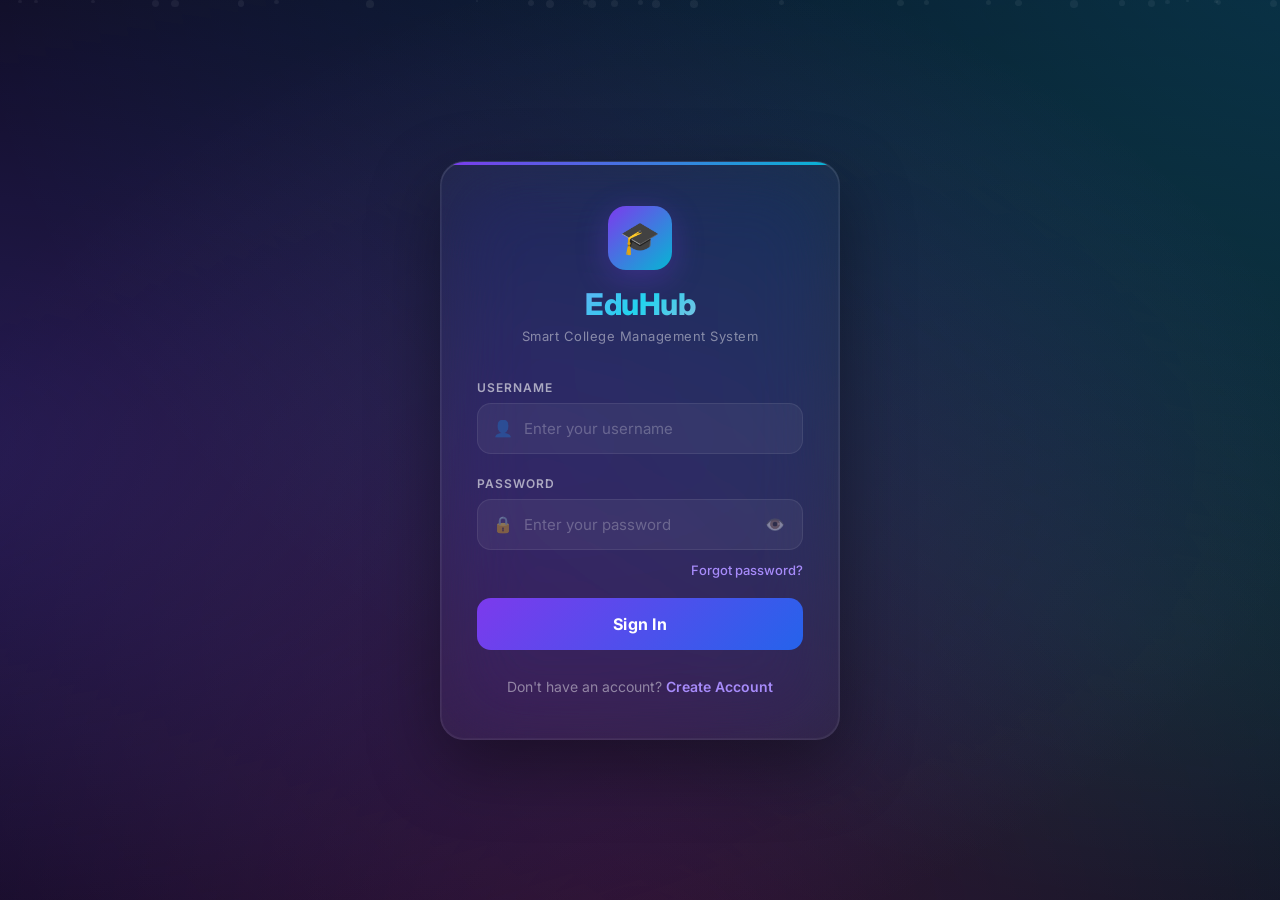
<file: frontend/login.html>
<!DOCTYPE html>
<html lang="en">
<head>
    <meta charset="UTF-8">
    <meta name="viewport" content="width=device-width, initial-scale=1.0">
    <title>Login — EduHub | Smart College Management</title>
    <meta name="description" content="Sign in to EduHub Smart College Management System. Access your courses, grades, and campus resources.">
    <link href="https://fonts.googleapis.com/css2?family=Inter:wght@300;400;500;600;700;800&display=swap" rel="stylesheet">
    <style>
        * { margin:0; padding:0; box-sizing:border-box; }

        body {
            font-family:'Inter',sans-serif;
            min-height:100vh;
            display:flex;
            align-items:center;
            justify-content:center;
            background: #0a0a1a;
            color:#fff;
            overflow: hidden;
            position: relative;
        }

        /* ── Animated Aurora Background ── */
        .aurora {
            position: fixed;
            top: -50%;
            left: -50%;
            width: 200%;
            height: 200%;
            z-index: 0;
            background:
                radial-gradient(ellipse at 20% 50%, rgba(120, 80, 255, 0.25) 0%, transparent 50%),
                radial-gradient(ellipse at 80% 20%, rgba(0, 210, 255, 0.2) 0%, transparent 50%),
                radial-gradient(ellipse at 50% 80%, rgba(255, 0, 150, 0.15) 0%, transparent 50%),
                radial-gradient(ellipse at 70% 60%, rgba(50, 255, 180, 0.1) 0%, transparent 50%);
            animation: auroraMove 15s ease-in-out infinite alternate;
        }
        @keyframes auroraMove {
            0%   { transform: translate(0, 0) rotate(0deg); }
            33%  { transform: translate(-30px, 20px) rotate(3deg); }
            66%  { transform: translate(20px, -15px) rotate(-2deg); }
            100% { transform: translate(-10px, 30px) rotate(1deg); }
        }

        /* ── Floating Particles ── */
        .particles {
            position: fixed;
            top: 0; left: 0;
            width: 100%; height: 100%;
            z-index: 0;
            pointer-events: none;
        }
        .particle {
            position: absolute;
            border-radius: 50%;
            background: rgba(255,255,255,0.06);
            animation: float linear infinite;
        }
        @keyframes float {
            0% { transform: translateY(100vh) scale(0); opacity: 0; }
            10% { opacity: 1; }
            90% { opacity: 1; }
            100% { transform: translateY(-10vh) scale(1); opacity: 0; }
        }

        /* ── Main Container ── */
        .login-container {
            width: 100%;
            max-width: 440px;
            padding: 20px;
            z-index: 10;
            animation: fadeInUp 0.8s cubic-bezier(0.16, 1, 0.3, 1);
        }
        @keyframes fadeInUp {
            from { opacity: 0; transform: translateY(40px) scale(0.96); }
            to { opacity: 1; transform: translateY(0) scale(1); }
        }

        /* ── Glass Card ── */
        .login-card {
            background: rgba(255,255,255,0.04);
            backdrop-filter: blur(40px) saturate(150%);
            -webkit-backdrop-filter: blur(40px) saturate(150%);
            border: 1px solid rgba(255,255,255,0.08);
            border-radius: 24px;
            padding: 44px 36px;
            box-shadow:
                0 25px 70px rgba(0,0,0,0.4),
                0 0 0 1px rgba(255,255,255,0.05) inset,
                0 1px 0 rgba(255,255,255,0.1) inset;
            position: relative;
            overflow: hidden;
        }
        .login-card::before {
            content: '';
            position: absolute;
            top: 0; left: 0; right: 0;
            height: 3px;
            background: linear-gradient(90deg, #7c3aed, #06b6d4, #f472b6, #7c3aed);
            background-size: 300% 100%;
            animation: shimmer 4s ease infinite;
        }
        @keyframes shimmer {
            0% { background-position: 0% 50%; }
            50% { background-position: 100% 50%; }
            100% { background-position: 0% 50%; }
        }

        /* ── Logo ── */
        .logo { text-align: center; margin-bottom: 36px; }
        .logo-icon {
            width: 64px; height: 64px;
            border-radius: 18px;
            background: linear-gradient(135deg, #7c3aed, #06b6d4);
            display: flex; align-items: center; justify-content: center;
            font-size: 32px;
            margin: 0 auto 16px;
            box-shadow: 0 8px 32px rgba(124, 58, 237, 0.3);
            animation: pulse-glow 3s ease-in-out infinite;
        }
        @keyframes pulse-glow {
            0%, 100% { box-shadow: 0 8px 32px rgba(124, 58, 237, 0.3); }
            50% { box-shadow: 0 8px 48px rgba(124, 58, 237, 0.5), 0 0 20px rgba(6, 182, 212, 0.2); }
        }
        .logo h1 {
            font-size: 30px; font-weight: 800;
            background: linear-gradient(135deg, #c084fc, #22d3ee, #f9a8d4);
            -webkit-background-clip: text; -webkit-text-fill-color: transparent;
            background-clip: text;
            letter-spacing: -0.5px;
        }
        .logo p {
            color: rgba(255,255,255,0.45);
            font-size: 13px; margin-top: 6px;
            font-weight: 400; letter-spacing: 0.5px;
        }

        /* ── Form ── */
        .form-group { margin-bottom: 22px; position: relative; }
        .form-group label {
            display: block; font-size: 12px; font-weight: 600;
            color: rgba(255,255,255,0.6);
            margin-bottom: 8px;
            text-transform: uppercase;
            letter-spacing: 1px;
        }
        .input-wrapper {
            position: relative;
        }
        .input-wrapper .input-icon {
            position: absolute; left: 16px; top: 50%; transform: translateY(-50%);
            font-size: 16px; opacity: 0.4;
            transition: opacity 0.3s;
        }
        .form-group input {
            width: 100%; padding: 15px 16px 15px 46px;
            background: rgba(255,255,255,0.05);
            border: 1px solid rgba(255,255,255,0.08);
            border-radius: 14px; color: #fff; font-size: 15px;
            font-family: 'Inter', sans-serif;
            transition: all 0.3s cubic-bezier(0.4, 0, 0.2, 1);
        }
        .form-group input:focus {
            outline: none;
            border-color: rgba(124, 58, 237, 0.6);
            background: rgba(255,255,255,0.08);
            box-shadow: 0 0 0 4px rgba(124, 58, 237, 0.1), 0 0 20px rgba(124, 58, 237, 0.05);
        }
        .form-group input:focus ~ .input-icon,
        .form-group input:not(:placeholder-shown) ~ .input-icon {
            opacity: 0.8;
        }
        .form-group input::placeholder { color: rgba(255,255,255,0.25); }

        /* Password toggle */
        .password-toggle {
            position: absolute; right: 14px; top: 50%; transform: translateY(-50%);
            background: none; border: none; color: rgba(255,255,255,0.4);
            cursor: pointer; font-size: 16px; padding: 4px;
            transition: color 0.3s;
        }
        .password-toggle:hover { color: rgba(255,255,255,0.8); }

        /* ── Forgot password link ── */
        .forgot-row {
            display: flex; justify-content: flex-end; margin-bottom: 8px; margin-top: -10px;
        }
        .forgot-link {
            font-size: 13px; color: #a78bfa;
            text-decoration: none; font-weight: 500;
            transition: color 0.3s;
            cursor: pointer;
            background: none; border: none;
            font-family: 'Inter', sans-serif;
        }
        .forgot-link:hover { color: #c4b5fd; }

        /* ── Button ── */
        .btn-login {
            width: 100%; padding: 16px;
            background: linear-gradient(135deg, #7c3aed, #2563eb);
            border: none; border-radius: 14px;
            color: #fff; font-size: 16px; font-weight: 700;
            cursor: pointer;
            transition: all 0.4s cubic-bezier(0.4, 0, 0.2, 1);
            margin-top: 12px;
            position: relative; overflow: hidden;
            font-family: 'Inter', sans-serif;
            letter-spacing: 0.3px;
        }
        .btn-login::before {
            content: '';
            position: absolute; top: 0; left: -100%; width: 100%; height: 100%;
            background: linear-gradient(90deg, transparent, rgba(255,255,255,0.15), transparent);
            transition: left 0.5s;
        }
        .btn-login:hover::before { left: 100%; }
        .btn-login:hover {
            transform: translateY(-3px);
            box-shadow: 0 12px 40px rgba(124, 58, 237, 0.45);
        }
        .btn-login:active { transform: translateY(-1px); }
        .btn-login:disabled {
            opacity: 0.5; cursor: not-allowed; transform: none !important;
            box-shadow: none !important;
        }

        /* ── Divider ── */
        .divider {
            display: flex; align-items: center; margin: 28px 0;
            gap: 16px;
        }
        .divider::before, .divider::after {
            content: ''; flex: 1; height: 1px;
            background: rgba(255,255,255,0.08);
        }
        .divider span {
            font-size: 12px; color: rgba(255,255,255,0.3);
            text-transform: uppercase; letter-spacing: 1px;
            font-weight: 500;
        }

        /* ── Messages ── */
        .error-msg, .success-msg {
            padding: 12px 16px; border-radius: 12px;
            font-size: 13px; margin-bottom: 18px; display: none;
            animation: msgSlide 0.3s ease;
        }
        @keyframes msgSlide {
            from { opacity: 0; transform: translateY(-8px); }
            to { opacity: 1; transform: translateY(0); }
        }
        .error-msg {
            background: rgba(239, 68, 68, 0.12);
            border: 1px solid rgba(239, 68, 68, 0.25);
            color: #fca5a5;
        }
        .success-msg {
            background: rgba(34, 197, 94, 0.12);
            border: 1px solid rgba(34, 197, 94, 0.25);
            color: #86efac;
        }

        /* ── Register Link ── */
        .register-link {
            text-align: center; margin-top: 28px;
            font-size: 14px; color: rgba(255,255,255,0.45);
        }
        .register-link a {
            color: #a78bfa; text-decoration: none; font-weight: 600;
            transition: color 0.3s;
        }
        .register-link a:hover { color: #c4b5fd; text-decoration: underline; }

        /* ── Modal Overlay ── */
        .modal-overlay {
            position: fixed; inset: 0;
            background: rgba(0,0,0,0.7);
            backdrop-filter: blur(8px);
            z-index: 100;
            display: none;
            align-items: center; justify-content: center;
            animation: fadeIn 0.3s ease;
        }
        .modal-overlay.active { display: flex; }
        @keyframes fadeIn { from { opacity: 0; } to { opacity: 1; } }

        .modal {
            background: rgba(20, 20, 40, 0.95);
            backdrop-filter: blur(40px);
            border: 1px solid rgba(255,255,255,0.1);
            border-radius: 24px;
            padding: 40px 36px;
            width: 100%; max-width: 420px;
            margin: 20px;
            box-shadow: 0 30px 80px rgba(0,0,0,0.5);
            animation: modalSlide 0.4s cubic-bezier(0.16, 1, 0.3, 1);
            position: relative;
        }
        @keyframes modalSlide {
            from { opacity: 0; transform: translateY(30px) scale(0.95); }
            to { opacity: 1; transform: translateY(0) scale(1); }
        }
        .modal-close {
            position: absolute; top: 16px; right: 16px;
            background: rgba(255,255,255,0.08); border: none;
            color: rgba(255,255,255,0.6); width: 36px; height: 36px;
            border-radius: 10px; cursor: pointer; font-size: 18px;
            display: flex; align-items: center; justify-content: center;
            transition: all 0.3s;
        }
        .modal-close:hover { background: rgba(255,255,255,0.15); color: #fff; }
        .modal h2 {
            font-size: 22px; font-weight: 700; margin-bottom: 8px;
            background: linear-gradient(135deg, #c084fc, #22d3ee);
            -webkit-background-clip: text; -webkit-text-fill-color: transparent;
        }
        .modal p.subtitle {
            color: rgba(255,255,255,0.5); font-size: 14px; margin-bottom: 28px;
            line-height: 1.5;
        }
        .modal .form-group input {
            padding-left: 16px;
        }

        /* ── OTP Input ── */
        .otp-container {
            display: flex; gap: 10px; justify-content: center; margin-bottom: 24px;
        }
        .otp-input {
            width: 52px; height: 58px;
            text-align: center; font-size: 22px; font-weight: 700;
            background: rgba(255,255,255,0.06);
            border: 1px solid rgba(255,255,255,0.1);
            border-radius: 14px; color: #fff;
            font-family: 'Inter', sans-serif;
            transition: all 0.3s;
        }
        .otp-input:focus {
            outline: none;
            border-color: rgba(124, 58, 237, 0.6);
            box-shadow: 0 0 0 4px rgba(124, 58, 237, 0.1);
            background: rgba(255,255,255,0.1);
        }

        .resend-timer {
            text-align: center; margin-top: 16px;
            font-size: 13px; color: rgba(255,255,255,0.4);
        }
        .resend-btn {
            background: none; border: none; color: #a78bfa;
            cursor: pointer; font-weight: 600;
            font-family: 'Inter', sans-serif; font-size: 13px;
        }
        .resend-btn:disabled { color: rgba(255,255,255,0.3); cursor: not-allowed; }

        /* ── Step indicators ── */
        .steps { display: flex; align-items: center; justify-content: center; margin-bottom: 28px; gap: 8px; }
        .step-dot {
            width: 10px; height: 10px; border-radius: 50%;
            background: rgba(255,255,255,0.15);
            transition: all 0.3s;
        }
        .step-dot.active { background: #7c3aed; box-shadow: 0 0 12px rgba(124, 58, 237, 0.5); }
        .step-dot.done { background: #22c55e; }
        .step-line { width: 40px; height: 2px; background: rgba(255,255,255,0.1); }

        /* ── Hidden ── */
        .hidden { display: none !important; }

        /* ── Password strength ── */
        .password-strength { margin-top: 8px; }
        .strength-bar {
            height: 4px; border-radius: 2px;
            background: rgba(255,255,255,0.08);
            overflow: hidden;
        }
        .strength-fill {
            height: 100%; border-radius: 2px;
            transition: width 0.4s, background 0.4s;
            width: 0%;
        }
        .strength-text {
            font-size: 11px; margin-top: 4px;
            font-weight: 500; letter-spacing: 0.5px;
        }

        /* ── Responsive ── */
        @media (max-width: 480px) {
            .login-card { padding: 32px 24px; border-radius: 20px; }
            .logo h1 { font-size: 26px; }
            .modal { padding: 32px 24px; }
            .otp-input { width: 44px; height: 50px; font-size: 18px; }
        }
    </style>
</head>
<body>
    <!-- Aurora Background -->
    <div class="aurora"></div>

    <!-- Floating Particles -->
    <div class="particles" id="particles"></div>

    <!-- Main Login Form -->
    <div class="login-container">
        <div class="login-card">
            <div class="logo">
                <div class="logo-icon">🎓</div>
                <h1>EduHub</h1>
                <p>Smart College Management System</p>
            </div>

            <div class="error-msg" id="errorMsg"></div>
            <div class="success-msg" id="successMsg"></div>

            <form id="loginForm">
                <div class="form-group">
                    <label>Username</label>
                    <div class="input-wrapper">
                        <input type="text" id="username" placeholder="Enter your username" required>
                        <span class="input-icon">👤</span>
                    </div>
                </div>
                <div class="form-group">
                    <label>Password</label>
                    <div class="input-wrapper">
                        <input type="password" id="password" placeholder="Enter your password" required>
                        <span class="input-icon">🔒</span>
                        <button type="button" class="password-toggle" id="togglePassword" aria-label="Toggle password visibility">👁️</button>
                    </div>
                </div>

                <div class="forgot-row">
                    <button type="button" class="forgot-link" id="forgotBtn">Forgot password?</button>
                </div>

                <button type="submit" class="btn-login" id="loginBtn">Sign In</button>
            </form>

            <div class="register-link">
                Don't have an account? <a href="register.html">Create Account</a>
            </div>
        </div>
    </div>

    <!-- ════════════════════════════════════════════
         FORGOT PASSWORD MODAL
         ════════════════════════════════════════════ -->
    <div class="modal-overlay" id="forgotModal">
        <div class="modal">
            <button class="modal-close" id="closeForgot">✕</button>

            <!-- Step indicators -->
            <div class="steps">
                <div class="step-dot active" id="stepDot1"></div>
                <div class="step-line"></div>
                <div class="step-dot" id="stepDot2"></div>
                <div class="step-line"></div>
                <div class="step-dot" id="stepDot3"></div>
            </div>

            <!-- STEP 1: Email input -->
            <div id="forgotStep1">
                <h2>Reset Password</h2>
                <p class="subtitle">Enter your registered email and we'll send you a verification code.</p>
                <div class="error-msg" id="forgotError1"></div>
                <div class="form-group">
                    <label>Email Address</label>
                    <input type="email" id="forgotEmail" placeholder="you@example.com" required>
                </div>
                <button class="btn-login" id="sendOtpBtn" style="margin-top:4px;">Send Verification Code</button>
            </div>

            <!-- STEP 2: OTP verification -->
            <div id="forgotStep2" class="hidden">
                <h2>Verify Code</h2>
                <p class="subtitle">We've sent a 6-digit code to <strong id="emailDisplay"></strong></p>
                <div class="error-msg" id="forgotError2"></div>
                <div class="otp-container">
                    <input type="text" class="otp-input" maxlength="1" data-index="0">
                    <input type="text" class="otp-input" maxlength="1" data-index="1">
                    <input type="text" class="otp-input" maxlength="1" data-index="2">
                    <input type="text" class="otp-input" maxlength="1" data-index="3">
                    <input type="text" class="otp-input" maxlength="1" data-index="4">
                    <input type="text" class="otp-input" maxlength="1" data-index="5">
                </div>
                <button class="btn-login" id="verifyOtpBtn">Verify Code</button>
                <div class="resend-timer" id="resendArea">
                    <span id="timerText">Resend code in <strong id="countdown">60</strong>s</span>
                    <button class="resend-btn hidden" id="resendBtn">Resend Code</button>
                </div>
            </div>

            <!-- STEP 3: New password -->
            <div id="forgotStep3" class="hidden">
                <h2>New Password</h2>
                <p class="subtitle">Choose a strong password for your account.</p>
                <div class="error-msg" id="forgotError3"></div>
                <div class="form-group">
                    <label>New Password</label>
                    <input type="password" id="newPassword" placeholder="Minimum 6 characters" required>
                    <div class="password-strength">
                        <div class="strength-bar"><div class="strength-fill" id="strengthFill"></div></div>
                        <div class="strength-text" id="strengthText"></div>
                    </div>
                </div>
                <div class="form-group">
                    <label>Confirm Password</label>
                    <input type="password" id="confirmPassword" placeholder="Re-enter password" required>
                </div>
                <button class="btn-login" id="resetPasswordBtn">Reset Password</button>
            </div>
        </div>
    </div>

    <script src="config.js"></script>
    <script>
        // ── Floating Particles Generator ──
        (function createParticles() {
            const container = document.getElementById('particles');
            for (let i = 0; i < 30; i++) {
                const p = document.createElement('div');
                p.className = 'particle';
                const size = Math.random() * 6 + 2;
                p.style.width = size + 'px';
                p.style.height = size + 'px';
                p.style.left = Math.random() * 100 + '%';
                p.style.animationDuration = (Math.random() * 15 + 10) + 's';
                p.style.animationDelay = (Math.random() * 10) + 's';
                container.appendChild(p);
            }
        })();

        // ── Password Toggle ──
        document.getElementById('togglePassword').addEventListener('click', () => {
            const pwd = document.getElementById('password');
            const btn = document.getElementById('togglePassword');
            if (pwd.type === 'password') {
                pwd.type = 'text';
                btn.textContent = '🙈';
            } else {
                pwd.type = 'password';
                btn.textContent = '👁️';
            }
        });

        // ── Login Form ──
        document.getElementById('loginForm').addEventListener('submit', async (e) => {
            e.preventDefault();
            const btn = document.getElementById('loginBtn');
            const errorMsg = document.getElementById('errorMsg');
            const successMsg = document.getElementById('successMsg');
            errorMsg.style.display = 'none';
            successMsg.style.display = 'none';
            btn.disabled = true;
            btn.textContent = 'Signing in...';

            try {
                const res = await fetch(`${API_BASE}/api/login/`, {
                    method: 'POST',
                    headers: { 'Content-Type': 'application/json' },
                    body: JSON.stringify({
                        username: document.getElementById('username').value,
                        password: document.getElementById('password').value
                    })
                });

                const data = await res.json();

                if (!res.ok) {
                    throw new Error(data.error || 'Invalid credentials');
                }

                // Store auth data
                localStorage.setItem('access_token', data.tokens.access);
                localStorage.setItem('refresh_token', data.tokens.refresh);
                localStorage.setItem('user', JSON.stringify(data.user));

                successMsg.textContent = '✓ Login successful! Redirecting...';
                successMsg.style.display = 'block';

                // Redirect based on role
                setTimeout(() => {
                    const role = data.user.role;
                    if (role === 'faculty' || role === 'admin') {
                        window.location.href = 'teacher.html';
                    } else {
                        window.location.href = 'student.html';
                    }
                }, 800);
            } catch (err) {
                errorMsg.textContent = err.message;
                errorMsg.style.display = 'block';
                btn.disabled = false;
                btn.textContent = 'Sign In';
            }
        });

        // Redirect if already logged in
        if (localStorage.getItem('access_token')) {
            const user = JSON.parse(localStorage.getItem('user') || '{}');
            if (user.role === 'faculty' || user.role === 'admin') {
                window.location.href = 'teacher.html';
            } else if (user.role === 'student') {
                window.location.href = 'student.html';
            }
        }

        // ══════════════════════════════════════
        // FORGOT PASSWORD FLOW
        // ══════════════════════════════════════
        let forgotEmail = '';
        let countdownTimer = null;

        const forgotModal   = document.getElementById('forgotModal');
        const step1         = document.getElementById('forgotStep1');
        const step2         = document.getElementById('forgotStep2');
        const step3         = document.getElementById('forgotStep3');
        const stepDots      = [document.getElementById('stepDot1'), document.getElementById('stepDot2'), document.getElementById('stepDot3')];

        function setStep(n) {
            [step1, step2, step3].forEach((s, i) => s.classList.toggle('hidden', i !== n));
            stepDots.forEach((d, i) => {
                d.classList.remove('active', 'done');
                if (i < n) d.classList.add('done');
                if (i === n) d.classList.add('active');
            });
        }

        // Open / close modal
        document.getElementById('forgotBtn').addEventListener('click', () => {
            forgotModal.classList.add('active');
            setStep(0);
        });
        document.getElementById('closeForgot').addEventListener('click', () => {
            forgotModal.classList.remove('active');
            if (countdownTimer) clearInterval(countdownTimer);
        });
        forgotModal.addEventListener('click', (e) => {
            if (e.target === forgotModal) {
                forgotModal.classList.remove('active');
                if (countdownTimer) clearInterval(countdownTimer);
            }
        });

        // STEP 1 → Send OTP
        document.getElementById('sendOtpBtn').addEventListener('click', async () => {
            const btn = document.getElementById('sendOtpBtn');
            const errDiv = document.getElementById('forgotError1');
            errDiv.style.display = 'none';
            forgotEmail = document.getElementById('forgotEmail').value.trim();

            if (!forgotEmail) {
                errDiv.textContent = 'Please enter your email address.';
                errDiv.style.display = 'block';
                return;
            }

            btn.disabled = true;
            btn.textContent = 'Sending...';

            try {
                const res = await fetch(`${API_BASE}/api/forgot-password/`, {
                    method: 'POST',
                    headers: { 'Content-Type': 'application/json' },
                    body: JSON.stringify({ email: forgotEmail })
                });
                const data = await res.json();
                if (!res.ok) throw new Error(data.error || 'Failed to send code');

                document.getElementById('emailDisplay').textContent = forgotEmail;
                setStep(1);
                startCountdown();
            } catch (err) {
                errDiv.textContent = err.message;
                errDiv.style.display = 'block';
            } finally {
                btn.disabled = false;
                btn.textContent = 'Send Verification Code';
            }
        });

        // OTP input auto-focus
        document.querySelectorAll('.otp-input').forEach((input, idx, arr) => {
            input.addEventListener('input', (e) => {
                const val = e.target.value;
                if (val && idx < arr.length - 1) arr[idx + 1].focus();
            });
            input.addEventListener('keydown', (e) => {
                if (e.key === 'Backspace' && !e.target.value && idx > 0) {
                    arr[idx - 1].focus();
                }
            });
            input.addEventListener('paste', (e) => {
                e.preventDefault();
                const paste = (e.clipboardData || window.clipboardData).getData('text').trim();
                if (paste.length === 6 && /^\d+$/.test(paste)) {
                    arr.forEach((inp, i) => { inp.value = paste[i] || ''; });
                    arr[5].focus();
                }
            });
        });

        // Countdown timer
        function startCountdown() {
            let seconds = 60;
            const countdownEl = document.getElementById('countdown');
            const timerText = document.getElementById('timerText');
            const resendBtn = document.getElementById('resendBtn');
            timerText.classList.remove('hidden');
            resendBtn.classList.add('hidden');
            countdownEl.textContent = seconds;

            if (countdownTimer) clearInterval(countdownTimer);
            countdownTimer = setInterval(() => {
                seconds--;
                countdownEl.textContent = seconds;
                if (seconds <= 0) {
                    clearInterval(countdownTimer);
                    timerText.classList.add('hidden');
                    resendBtn.classList.remove('hidden');
                }
            }, 1000);
        }

        // Resend OTP
        document.getElementById('resendBtn').addEventListener('click', async () => {
            const btn = document.getElementById('resendBtn');
            btn.disabled = true;
            btn.textContent = 'Sending...';
            try {
                await fetch(`${API_BASE}/api/forgot-password/`, {
                    method: 'POST',
                    headers: { 'Content-Type': 'application/json' },
                    body: JSON.stringify({ email: forgotEmail })
                });
                startCountdown();
            } catch (err) {
                // silently fail
            } finally {
                btn.disabled = false;
                btn.textContent = 'Resend Code';
            }
        });

        // STEP 2 → Verify OTP
        document.getElementById('verifyOtpBtn').addEventListener('click', async () => {
            const btn = document.getElementById('verifyOtpBtn');
            const errDiv = document.getElementById('forgotError2');
            errDiv.style.display = 'none';

            const otp = Array.from(document.querySelectorAll('.otp-input')).map(i => i.value).join('');
            if (otp.length !== 6) {
                errDiv.textContent = 'Please enter the complete 6-digit code.';
                errDiv.style.display = 'block';
                return;
            }

            btn.disabled = true;
            btn.textContent = 'Verifying...';

            try {
                const res = await fetch(`${API_BASE}/api/verify-otp/`, {
                    method: 'POST',
                    headers: { 'Content-Type': 'application/json' },
                    body: JSON.stringify({ email: forgotEmail, otp: otp })
                });
                const data = await res.json();
                if (!res.ok) throw new Error(data.error || 'Invalid code');

                setStep(2);
                if (countdownTimer) clearInterval(countdownTimer);
            } catch (err) {
                errDiv.textContent = err.message;
                errDiv.style.display = 'block';
            } finally {
                btn.disabled = false;
                btn.textContent = 'Verify Code';
            }
        });

        // Password strength meter
        document.getElementById('newPassword').addEventListener('input', (e) => {
            const val = e.target.value;
            const fill = document.getElementById('strengthFill');
            const text = document.getElementById('strengthText');
            let score = 0;
            if (val.length >= 6) score++;
            if (val.length >= 10) score++;
            if (/[A-Z]/.test(val)) score++;
            if (/[0-9]/.test(val)) score++;
            if (/[^A-Za-z0-9]/.test(val)) score++;

            const levels = [
                { w: '0%', c: '#555', t: '' },
                { w: '20%', c: '#ef4444', t: 'Weak' },
                { w: '40%', c: '#f97316', t: 'Fair' },
                { w: '60%', c: '#eab308', t: 'Good' },
                { w: '80%', c: '#22c55e', t: 'Strong' },
                { w: '100%', c: '#06b6d4', t: 'Excellent' },
            ];
            const lvl = levels[score];
            fill.style.width = lvl.w;
            fill.style.background = lvl.c;
            text.textContent = lvl.t;
            text.style.color = lvl.c;
        });

        // STEP 3 → Reset Password
        document.getElementById('resetPasswordBtn').addEventListener('click', async () => {
            const btn = document.getElementById('resetPasswordBtn');
            const errDiv = document.getElementById('forgotError3');
            errDiv.style.display = 'none';

            const newPwd = document.getElementById('newPassword').value;
            const confirmPwd = document.getElementById('confirmPassword').value;

            if (newPwd.length < 6) {
                errDiv.textContent = 'Password must be at least 6 characters.';
                errDiv.style.display = 'block';
                return;
            }
            if (newPwd !== confirmPwd) {
                errDiv.textContent = 'Passwords do not match.';
                errDiv.style.display = 'block';
                return;
            }

            btn.disabled = true;
            btn.textContent = 'Resetting...';

            const otp = Array.from(document.querySelectorAll('.otp-input')).map(i => i.value).join('');

            try {
                const res = await fetch(`${API_BASE}/api/reset-password/`, {
                    method: 'POST',
                    headers: { 'Content-Type': 'application/json' },
                    body: JSON.stringify({
                        email: forgotEmail,
                        otp: otp,
                        new_password: newPwd
                    })
                });
                const data = await res.json();
                if (!res.ok) throw new Error(data.error || 'Failed to reset password');

                forgotModal.classList.remove('active');
                const mainSuccess = document.getElementById('successMsg');
                mainSuccess.textContent = '✓ Password reset successful! You can now sign in.';
                mainSuccess.style.display = 'block';
            } catch (err) {
                errDiv.textContent = err.message;
                errDiv.style.display = 'block';
            } finally {
                btn.disabled = false;
                btn.textContent = 'Reset Password';
            }
        });
    </script>
</body>
</html>
</file>
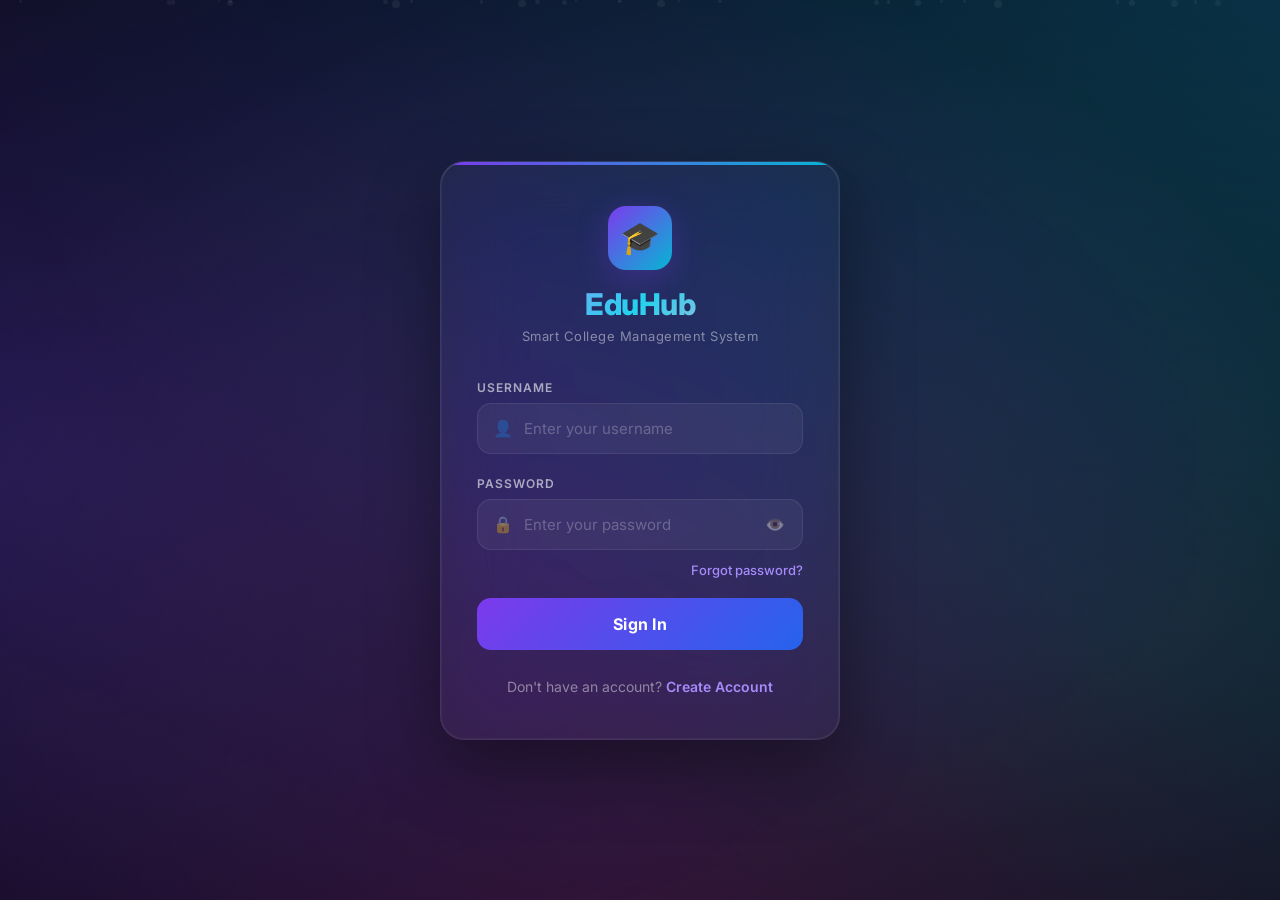
<file: frontend/myuploads.html>
<!DOCTYPE html>
<html lang="en">
<head>
    <meta charset="UTF-8">
    <meta name="viewport" content="width=device-width, initial-scale=1.0">
    <title>My Uploads — EduHub</title>
    <link href="https://fonts.googleapis.com/css2?family=Inter:wght@300;400;500;600;700&display=swap" rel="stylesheet">
    <link href="https://cdnjs.cloudflare.com/ajax/libs/font-awesome/6.0.0/css/all.min.css" rel="stylesheet">
    <style>
        * { margin:0; padding:0; box-sizing:border-box; }
        body {
            font-family:'Inter',sans-serif;
            background: #0f0c29; color:#fff;
        }
        
        /* Sidebar */
        .sidebar {
            width: 250px; height: 100vh; position: fixed;
            background: rgba(15,12,41,0.9); border-right: 1px solid rgba(255,255,255,0.05);
            padding: 24px 0; display:flex; flex-direction:column;
            backdrop-filter: blur(20px);
        }
        .logo {
            font-size: 20px; font-weight: 700; padding: 0 24px 32px 24px;
            background: linear-gradient(135deg, #667eea, #764ba2);
            -webkit-background-clip: text; -webkit-text-fill-color: transparent;
        }
        .nav-items { flex:1; }
        .nav-item {
            padding: 16px 24px; color: rgba(255,255,255,0.6);
            display: flex; align-items:center; gap: 12px;
            text-decoration:none; transition: all 0.3s;
        }
        .nav-item:hover, .nav-item.active {
            color: #fff; background: rgba(102,126,234,0.1);
            border-right: 3px solid #667eea;
        }
        .user-profile {
            padding: 24px; border-top: 1px solid rgba(255,255,255,0.05);
            display: flex; align-items:center; gap:12px;
        }
        .avatar {
            width:40px; height:40px; border-radius:50%;
            background: linear-gradient(135deg, #667eea, #764ba2);
            display:flex; align-items:center; justify-content:center;
            font-weight:600;
        }
        .user-info h4 { font-size:14px; }
        .user-info p { font-size:12px; color:rgba(255,255,255,0.5); }
        .logout-btn { color:#ff6b81; cursor:pointer; background:none; border:none; margin-left:auto; }

        /* Main Content */
        .main-content {
            margin-left: 250px; padding: 32px 48px;
        }
        .header {
            display:flex; justify-content:space-between; align-items:center; margin-bottom:40px;
        }
        .header h1 { font-size: 28px; font-weight: 700; }

        /* Table */
        .table-container {
            background: rgba(255,255,255,0.03); border: 1px solid rgba(255,255,255,0.05);
            border-radius: 16px; overflow: hidden;
        }
        table { width:100%; border-collapse: collapse; }
        th, td { padding: 16px 24px; text-align:left; border-bottom: 1px solid rgba(255,255,255,0.05); }
        th { font-weight:500; color:rgba(255,255,255,0.5); font-size:13px; text-transform:uppercase; letter-spacing:1px; background: rgba(0,0,0,0.2); }
        tr:last-child td { border-bottom: none; }
        tr:hover td { background: rgba(255,255,255,0.02); }
        
        .status-badge {
            padding: 4px 10px; border-radius: 12px; font-size:12px; font-weight:600;
            display: inline-block;
        }
        .status-approved { background: rgba(46,213,115,0.1); color: #2ed573; }
        .status-pending { background: rgba(255,165,2,0.1); color: #ffa502; }
        .status-rejected { background: rgba(255,71,87,0.1); color: #ff6b81; }

        .btn-action { background:none; border:none; color:rgba(255,255,255,0.5); cursor:pointer; transition:color 0.2s; margin-left:12px; }
        .btn-action:hover { color:#ff6b81; }
        .btn-edit:hover { color:#667eea; }
        .loader { padding: 40px; text-align:center; color:rgba(255,255,255,0.5); }
        
        /* Modal & Buttons */
        .btn-upload {
            padding: 12px 24px; border-radius: 8px;
            background: linear-gradient(135deg, #667eea, #764ba2); border:none;
            color: #fff; font-weight: 600; cursor:pointer;
            display: flex; align-items:center; gap:8px; transition: transform 0.3s;
        }
        .btn-upload:hover { transform: translateY(-2px); box-shadow: 0 8px 20px rgba(102,126,234,0.3); }
        .modal-overlay {
            position: fixed; top:0; left:0; width:100%; height:100%;
            background: rgba(0,0,0,0.6); backdrop-filter: blur(5px);
            display:none; align-items:center; justify-content:center; z-index:1000;
        }
        .modal {
            background: #1a1a2e; width:100%; max-width:500px;
            border-radius:20px; border:1px solid rgba(255,255,255,0.1);
            padding:32px;
        }
        .modal-header { display:flex; justify-content:space-between; margin-bottom:24px; }
        .close-btn { background:none; border:none; color:rgba(255,255,255,0.5); cursor:pointer; font-size:18px; }
        .form-group { margin-bottom:16px; }
        .form-group label { display:block; font-size:13px; color:rgba(255,255,255,0.7); margin-bottom:6px; }
        .form-group input, .form-group select, .form-group textarea {
            width:100%; padding:12px; background:rgba(255,255,255,0.05);
            border:1px solid rgba(255,255,255,0.1); border-radius:8px;
            color:#fff; font-family:'Inter';
        }
        .form-group textarea { height:80px; resize:none; }
    </style>
</head>
<body>

    <aside class="sidebar">
        <div class="logo">🎓 EduHub</div>
        <div class="nav-items">
            <a href="teacher.html" class="nav-item"><i class="fas fa-home"></i> Dashboard</a>
            <a href="myuploads.html" class="nav-item active"><i class="fas fa-folder"></i> My Uploads</a>
            <a href="notices.html" class="nav-item"><i class="fas fa-bullhorn"></i> Notices</a>
        </div>
        <div class="user-profile">
            <div class="avatar" id="userAvatar">T</div>
            <div class="user-info">
                <h4 id="userName">Loading...</h4>
                <p>Faculty</p>
            </div>
            <button class="logout-btn" onclick="logout()"><i class="fas fa-sign-out-alt"></i></button>
        </div>
    </aside>

    <main class="main-content">
        <div class="header">
            <div>
                <h1>My Uploads</h1>
                <p style="color:rgba(255,255,255,0.5); margin-top:4px;">Manage and monitor all resources you've shared.</p>
            </div>
            <button class="btn-upload" onclick="openModal()"><i class="fas fa-plus"></i> Upload Resource</button>
        </div>

        <div class="table-container">
            <table>
                <thead>
                    <tr>
                        <th>Title</th>
                        <th>Subject</th>
                        <th>Status</th>
                        <th>Views</th>
                        <th>Date</th>
                        <th>Actions</th>
                    </tr>
                </thead>
                <tbody id="tableBody">
                    <tr><td colspan="6" class="loader"><i class="fas fa-circle-notch fa-spin"></i> Loading...</td></tr>
                </tbody>
            </table>
        </div>
    </main>

    <!-- Upload/Edit Modal -->
    <div class="modal-overlay" id="uploadModal">
        <div class="modal">
            <div class="modal-header">
                <h3 id="modalTitle">Upload New Resource</h3>
                <button class="close-btn" onclick="closeModal()"><i class="fas fa-times"></i></button>
            </div>
            <form id="uploadForm">
                <input type="hidden" id="editResourceId" value="">
                <div class="form-group">
                    <label>Title</label>
                    <input type="text" id="resTitle" required placeholder="Lecture 1: Introduction">
                </div>
                <div class="form-group">
                    <label>Description</label>
                    <textarea id="resDesc" placeholder="Brief notes about this upload..."></textarea>
                </div>
                <div class="form-group" style="display:flex; gap:12px;">
                    <div style="flex:1;">
                        <label>Subject</label>
                        <select id="resSubject" required>
                            <option value="">Loading subjects...</option>
                        </select>
                    </div>
                    <div style="flex:1;">
                        <label>File Type</label>
                        <select id="resType" required>
                            <option value="PDF">PDF Document</option>
                            <option value="PPT">Presentation</option>
                            <option value="DOC">Word Document</option>
                            <option value="IMG">Image</option>
                        </select>
                    </div>
                </div>
                <div class="form-group">
                    <label>File</label>
                    <input type="file" id="resFile">
                    <small id="fileHelp" style="display:none; color:rgba(255,255,255,0.5); font-size:11px;">Leave blank to keep existing file.</small>
                </div>
                <button type="submit" class="btn-upload" style="width:100%; justify-content:center; margin-top:24px;" id="submitUploadBtn">
                    Upload & Publish
                </button>
            </form>
        </div>
    </div>

    <script src="config.js"></script>
    <script>
        
        const token = localStorage.getItem('access_token');
        const user = JSON.parse(localStorage.getItem('user') || '{}');

        if (!token || (user.role !== 'faculty' && user.role !== 'admin')) {
            window.location.href = 'login.html';
        }

        document.getElementById('userName').textContent = user.username;
        document.getElementById('userAvatar').textContent = user.username.charAt(0).toUpperCase();

        function logout() {
            localStorage.clear();
            window.location.href = 'login.html';
        }

        let subjectsLoaded = false;
        async function loadSubjects() {
            const select = document.getElementById('resSubject');
            if (subjectsLoaded) return;
            try {
                const res = await fetch(`${API_BASE}/academic/api/subjects/`, {
                    headers: { 'Authorization': `Bearer ${token}` }
                });
                const data = await res.json();
                const options = data.map(sub => `<option value="${sub.id}">${sub.sub_code} - ${sub.sub_name}</option>`);
                select.innerHTML = options.length ? options.join('') : '<option disabled>No subjects available</option>';
                subjectsLoaded = true;
            } catch(e) { console.error(e); }
        }

        function openModal() {
            document.getElementById('uploadModal').style.display = 'flex';
            document.getElementById('modalTitle').textContent = 'Upload New Resource';
            document.getElementById('submitUploadBtn').innerHTML = 'Upload & Publish';
            document.getElementById('uploadForm').reset();
            document.getElementById('editResourceId').value = '';
            document.getElementById('resFile').required = true;
            document.getElementById('fileHelp').style.display = 'none';
            loadSubjects();
        }

        function closeModal() {
            document.getElementById('uploadModal').style.display = 'none';
        }

        function openEditModal(id, title, desc, subjectId, type) {
            openModal();
            document.getElementById('modalTitle').textContent = 'Edit Resource';
            document.getElementById('submitUploadBtn').innerHTML = 'Save Changes';
            document.getElementById('editResourceId').value = id;
            document.getElementById('resTitle').value = title;
            document.getElementById('resDesc').value = desc;
            document.getElementById('resType').value = type;
            document.getElementById('resFile').required = false;
            document.getElementById('fileHelp').style.display = 'block';
            setTimeout(() => { document.getElementById('resSubject').value = subjectId; }, 500); // wait for subjects to load
        }

        document.getElementById('uploadForm').addEventListener('submit', async (e) => {
            e.preventDefault();
            const btn = document.getElementById('submitUploadBtn');
            btn.disabled = true; btn.textContent = 'Saving...';

            const editId = document.getElementById('editResourceId').value;
            const formData = new FormData();
            formData.append('title', document.getElementById('resTitle').value);
            formData.append('description', document.getElementById('resDesc').value);
            formData.append('subject', document.getElementById('resSubject').value);
            formData.append('file_type', document.getElementById('resType').value);
            
            const fileInput = document.getElementById('resFile');
            if (fileInput.files.length > 0) {
                formData.append('file', fileInput.files[0]);
            }

            const url = editId ? `${API_BASE}/resource/api/resources/${editId}/` : `${API_BASE}/resource/api/resources/`;
            const method = editId ? 'PATCH' : 'POST';

            try {
                const res = await fetch(url, {
                    method: method,
                    headers: { 'Authorization': `Bearer ${token}` },
                    body: formData
                });
                
                if (res.ok) {
                    closeModal();
                    fetchUploads();
                } else {
                    alert("Operation failed.");
                }
            } catch(e) {
                console.error(e);
                alert("An error occurred.");
            } finally {
                btn.disabled = false; btn.innerHTML = editId ? 'Save Changes' : 'Upload & Publish';
            }
        });

        async function fetchUploads() {
            const tbody = document.getElementById('tableBody');
            try {
                // Fetch using the generic resource endpoint (filtered by current faculty in backend)
                const res = await fetch(`${API_BASE}/resource/api/resources/`, {
                    headers: { 'Authorization': `Bearer ${token}` }
                });
                
                if (res.status === 401) return logout();
                const data = await res.json();
                
                if (data.length === 0) {
                    tbody.innerHTML = '<tr><td colspan="6" style="text-align:center; padding:40px; color:rgba(255,255,255,0.5);">No uploads found.</td></tr>';
                    return;
                }

                tbody.innerHTML = data.map(r => `
                    <tr>
                        <td style="font-weight:500;">
                            <i class="fas fa-file-alt" style="color:#667eea; margin-right:8px;"></i>
                            ${r.title}
                        </td>
                        <td style="color:rgba(255,255,255,0.7);">${r.subject ? r.subject.sub_code : '-'}</td>
                        <td><span class="status-badge status-${r.status.toLowerCase()}">${r.status}</span></td>
                        <td>${r.view_count}</td>
                        <td style="color:rgba(255,255,255,0.5);">${new Date(r.created_at).toLocaleDateString()}</td>
                        <td>
                            <button class="btn-action btn-edit" onclick="openEditModal(${r.id}, '${r.title.replace(/'/g, "\\'")}', '${r.description ? r.description.replace(/'/g, "\\'") : ''}', ${r.subject ? r.subject.id : "''"}, '${r.file_type}')" title="Edit"><i class="fas fa-edit"></i></button>
                            <button class="btn-action" onclick="deleteUpload(${r.id})" title="Delete"><i class="fas fa-trash"></i></button>
                        </td>
                    </tr>
                `).join('');
            } catch(e) {
                console.error(e);
                tbody.innerHTML = '<tr><td colspan="6" style="text-align:center; color:#ff6b81;">Failed to load data.</td></tr>';
            }
        }

        async function deleteUpload(id) {
            if (!confirm('Are you sure you want to delete this resource?')) return;
            try {
                const res = await fetch(`${API_BASE}/resource/api/resources/${id}/`, {
                    method: 'DELETE',
                    headers: { 'Authorization': `Bearer ${token}` }
                });
                if (res.ok) {
                    fetchUploads();
                } else {
                    alert('Delete failed.');
                }
            } catch(e) {
                console.error(e);
            }
        }

        fetchUploads();
    </script>
</body>
</html>
</file>
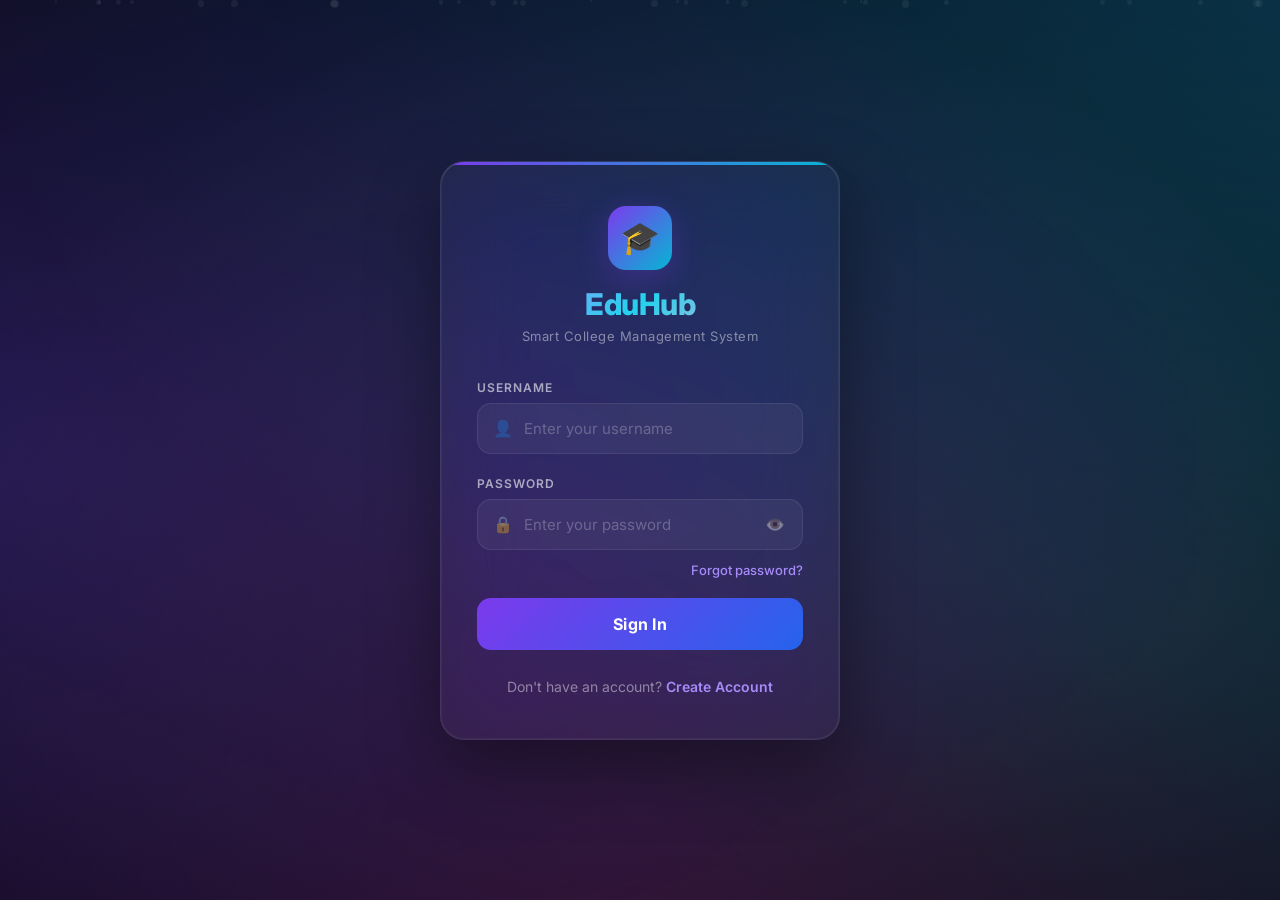
<file: frontend/notices.html>
<!DOCTYPE html>
<html lang="en">
<head>
    <meta charset="UTF-8">
    <meta name="viewport" content="width=device-width, initial-scale=1.0">
    <title>Notices — EduHub</title>
    <link href="https://fonts.googleapis.com/css2?family=Inter:wght@300;400;500;600;700;800&display=swap" rel="stylesheet">
    <link href="https://cdnjs.cloudflare.com/ajax/libs/font-awesome/6.0.0/css/all.min.css" rel="stylesheet">
    <style>
        * { margin:0; padding:0; box-sizing:border-box; }
        body {
            font-family:'Inter',sans-serif;
            background: #0a0a1a;
            background-image: radial-gradient(ellipse at 20% 0%, rgba(102,126,234,0.08) 0%, transparent 50%),
                            radial-gradient(ellipse at 80% 100%, rgba(240,147,251,0.06) 0%, transparent 50%);
            color:#fff; min-height:100vh;
        }

        /* Navbar */
        nav {
            display:flex; justify-content:space-between; align-items:center;
            padding: 20px 40px; background: rgba(15,12,41,0.9);
            border-bottom: 1px solid rgba(255,255,255,0.05);
            backdrop-filter: blur(20px); position: sticky; top:0; z-index:100;
        }
        .logo {
            font-size:24px; font-weight:800;
            background: linear-gradient(135deg, #667eea, #764ba2, #f093fb);
            -webkit-background-clip: text; -webkit-text-fill-color: transparent;
            text-decoration: none;
        }
        .nav-right { display:flex; align-items:center; gap:20px; }
        .back-btn {
            display:flex; align-items:center; gap:8px;
            color: rgba(255,255,255,0.6); text-decoration:none;
            font-size: 13px; font-weight:500; padding: 8px 14px;
            border-radius: 8px; transition: all 0.3s; border: 1px solid rgba(255,255,255,0.08);
        }
        .back-btn:hover { color:#fff; background: rgba(255,255,255,0.05); }
        .user-chip {
            display:flex; align-items:center; gap:10px;
            padding: 6px 16px 6px 6px; background: rgba(255,255,255,0.05);
            border-radius: 30px; border: 1px solid rgba(255,255,255,0.1);
        }
        .avatar {
            width:32px; height:32px; border-radius:50%;
            background: linear-gradient(135deg, #667eea, #764ba2);
            display:flex; align-items:center; justify-content:center;
            font-weight:600; font-size:14px;
        }

        /* Container */
        .container { max-width: 960px; margin: 0 auto; padding: 40px 20px 80px; }

        /* Page Header */
        .page-header {
            background: linear-gradient(135deg, rgba(102,126,234,0.12), rgba(240,147,251,0.08), rgba(245,87,108,0.06));
            border: 1px solid rgba(102,126,234,0.18);
            border-radius: 24px; padding: 36px 40px;
            margin-bottom: 32px; display: flex;
            justify-content: space-between; align-items: center;
            position: relative; overflow: hidden;
        }
        .page-header::before {
            content: ''; position: absolute; top: -80px; right: -80px;
            width: 280px; height: 280px; border-radius: 50%;
            background: radial-gradient(circle, rgba(240,147,251,0.2), transparent 70%);
            animation: pulseGlow 4s ease-in-out infinite alternate;
        }
        .page-header::after {
            content: ''; position: absolute; bottom: -60px; left: -40px;
            width: 200px; height: 200px; border-radius: 50%;
            background: radial-gradient(circle, rgba(102,126,234,0.15), transparent 70%);
        }
        @keyframes pulseGlow {
            0% { opacity: 0.5; transform: scale(1); }
            100% { opacity: 1; transform: scale(1.1); }
        }
        .page-header h1 {
            font-size: 28px; font-weight: 700; margin-bottom: 6px;
            display: flex; align-items: center; gap: 12px;
        }
        .page-header h1 i {
            font-size: 22px;
            background: linear-gradient(135deg, #667eea, #f093fb, #f5576c);
            -webkit-background-clip: text; -webkit-text-fill-color: transparent;
            animation: shimmer 3s ease-in-out infinite alternate;
        }
        .page-header p { color: rgba(255,255,255,0.5); font-size: 14px; }

        @keyframes shimmer {
            0% { filter: hue-rotate(0deg); }
            100% { filter: hue-rotate(30deg); }
        }
        .btn-post {
            padding: 12px 24px; border-radius: 12px;
            background: linear-gradient(135deg, #667eea, #764ba2, #f093fb);
            background-size: 200% 200%; animation: gradientShift 3s ease infinite;
            border: none; color: #fff; font-weight: 600; font-size: 14px;
            cursor: pointer; display: flex; align-items: center; gap: 8px;
            font-family: 'Inter'; transition: all 0.3s; z-index: 1;
            box-shadow: 0 4px 20px rgba(102,126,234,0.4);
        }
        @keyframes gradientShift {
            0% { background-position: 0% 50%; }
            50% { background-position: 100% 50%; }
            100% { background-position: 0% 50%; }
        }
        .btn-post:hover {
            transform: translateY(-3px) scale(1.02);
            box-shadow: 0 10px 30px rgba(102,126,234,0.6);
        }

        /* Filter Tabs */
        .filter-bar {
            display: flex; align-items: center; gap: 12px;
            margin-bottom: 28px; flex-wrap: wrap;
        }
        .filter-chip {
            padding: 8px 18px; border-radius: 20px;
            background: rgba(255,255,255,0.03); border: 1px solid rgba(255,255,255,0.08);
            color: rgba(255,255,255,0.5); font-size: 13px; font-weight: 500;
            cursor: pointer; transition: all 0.3s; font-family: 'Inter';
        }
        .filter-chip:hover { color: #fff; border-color: rgba(255,255,255,0.2); background: rgba(255,255,255,0.06); }
        .filter-chip.active {
            background: linear-gradient(135deg, rgba(102,126,234,0.15), rgba(240,147,251,0.1));
            border-color: rgba(102,126,234,0.35);
            color: #a78bfa;
            box-shadow: 0 0 12px rgba(102,126,234,0.15);
        }
        .notice-count {
            margin-left: auto; font-size: 13px;
            color: rgba(255,255,255,0.3);
        }

        /* Notice Cards */
        .notices-list { display: flex; flex-direction: column; gap: 16px; }

        .notice-card {
            background: linear-gradient(135deg, rgba(255,255,255,0.02), rgba(255,255,255,0.01));
            border: 1px solid rgba(255,255,255,0.06);
            border-radius: 16px; padding: 0;
            transition: all 0.4s cubic-bezier(0.25, 0.46, 0.45, 0.94);
            position: relative; overflow: hidden;
        }
        .notice-card:hover {
            border-color: rgba(167,139,250,0.3);
            background: linear-gradient(135deg, rgba(102,126,234,0.05), rgba(240,147,251,0.03));
            transform: translateY(-3px);
            box-shadow: 0 12px 40px rgba(102,126,234,0.12), 0 4px 12px rgba(0,0,0,0.2);
        }

        .notice-priority {
            position: absolute; left: 0; top: 0; bottom: 0;
            width: 4px; border-radius: 4px 0 0 4px;
        }
        .priority-general { background: linear-gradient(180deg, #667eea, #a78bfa, #764ba2); }
        .priority-semester { background: linear-gradient(180deg, #f093fb, #ec4899, #f5576c); }

        .notice-body { padding: 24px 24px 24px 20px; }

        .notice-top {
            display: flex; justify-content: space-between;
            align-items: flex-start; margin-bottom: 12px;
        }

        .notice-title {
            font-size: 17px; font-weight: 600; color: #fff;
            line-height: 1.4; flex: 1; margin-right: 16px;
        }

        .notice-badge {
            padding: 4px 12px; border-radius: 20px;
            font-size: 11px; font-weight: 600; white-space: nowrap;
            letter-spacing: 0.3px;
        }
        .badge-general {
            background: linear-gradient(135deg, rgba(102,126,234,0.15), rgba(167,139,250,0.1));
            color: #a78bfa; border: 1px solid rgba(167,139,250,0.15);
        }
        .badge-semester {
            background: linear-gradient(135deg, rgba(236,72,153,0.12), rgba(240,147,251,0.1));
            color: #f0abfc; border: 1px solid rgba(240,147,251,0.15);
        }

        .notice-meta {
            display: flex; align-items: center; gap: 20px;
            font-size: 12px; color: rgba(255,255,255,0.35);
            margin-bottom: 16px;
        }
        .notice-meta span {
            display: flex; align-items: center; gap: 6px;
        }
        .notice-meta i { font-size: 11px; }

        .notice-content {
            color: rgba(255,255,255,0.65); line-height: 1.7;
            font-size: 14px;
        }
        .notice-content.collapsed {
            display: -webkit-box; -webkit-line-clamp: 3;
            -webkit-box-orient: vertical; overflow: hidden;
        }

        .read-more {
            color: #a78bfa; background: none; border: none;
            font-size: 13px; font-weight: 500; cursor: pointer;
            margin-top: 10px; font-family: 'Inter'; padding: 0;
            transition: all 0.2s;
        }
        .read-more:hover { color: #f0abfc; letter-spacing: 0.3px; }

        .notice-actions {
            display: flex; gap: 8px;
            position: absolute; top: 20px; right: 20px;
        }
        .action-btn {
            width: 32px; height: 32px; border-radius: 8px;
            background: rgba(255,255,255,0.04); border: 1px solid rgba(255,255,255,0.06);
            color: rgba(255,255,255,0.3); cursor: pointer;
            display: flex; align-items: center; justify-content: center;
            font-size: 13px; transition: all 0.2s;
        }
        .action-btn:hover { background: rgba(255,71,87,0.1); color: #ff6b81; border-color: rgba(255,71,87,0.2); }

        /* Empty State */
        .empty-state {
            text-align: center; padding: 80px 40px;
            border: 1px dashed rgba(167,139,250,0.15);
            border-radius: 20px;
            background: linear-gradient(135deg, rgba(102,126,234,0.03), rgba(240,147,251,0.02));
        }
        .empty-icon {
            width: 80px; height: 80px; border-radius: 24px;
            background: linear-gradient(135deg, rgba(102,126,234,0.12), rgba(240,147,251,0.08));
            display: flex; align-items: center; justify-content: center;
            margin: 0 auto 20px; font-size: 32px;
            box-shadow: 0 8px 32px rgba(102,126,234,0.1);
        }
        .empty-icon i {
            background: linear-gradient(135deg, #667eea, #f093fb);
            -webkit-background-clip: text; -webkit-text-fill-color: transparent;
        }
        .empty-state h3 { font-size: 20px; margin-bottom: 8px; }
        .empty-state p { color: rgba(255,255,255,0.4); font-size: 14px; }

        /* Modal */
        .modal-overlay {
            position: fixed; top:0; left:0; width:100%; height:100%;
            background: rgba(0,0,0,0.7); backdrop-filter: blur(8px);
            display: none; align-items: center; justify-content: center;
            z-index: 1000;
        }
        .modal-overlay.active { display: flex; }

        .modal {
            background: #1a1a2e; width: 100%; max-width: 520px;
            border-radius: 24px; border: 1px solid rgba(255,255,255,0.08);
            padding: 36px; box-shadow: 0 24px 64px rgba(0,0,0,0.5);
            animation: modalIn 0.3s ease;
        }
        @keyframes modalIn {
            from { transform: translateY(20px) scale(0.97); opacity: 0; }
            to { transform: translateY(0) scale(1); opacity: 1; }
        }

        .modal-header {
            display: flex; justify-content: space-between;
            align-items: center; margin-bottom: 28px;
        }
        .modal-header h3 {
            font-size: 20px; font-weight: 600;
            display: flex; align-items: center; gap: 10px;
        }
        .modal-header h3 i { color: #667eea; font-size: 18px; }
        .close-btn {
            background: rgba(255,255,255,0.05); border: none;
            color: rgba(255,255,255,0.5); cursor: pointer;
            width: 36px; height: 36px; border-radius: 10px;
            display: flex; align-items: center; justify-content: center;
            font-size: 16px; transition: all 0.2s;
        }
        .close-btn:hover { background: rgba(255,255,255,0.1); color: #fff; }

        .form-group { margin-bottom: 20px; }
        .form-group label {
            display: block; font-size: 12px; font-weight: 600;
            color: rgba(255,255,255,0.5); margin-bottom: 8px;
            text-transform: uppercase; letter-spacing: 0.5px;
        }
        .form-input {
            width: 100%; padding: 14px 16px;
            background: rgba(255,255,255,0.04);
            border: 1px solid rgba(255,255,255,0.08);
            border-radius: 12px; color: #fff;
            font-family: 'Inter'; font-size: 15px;
            outline: none; transition: all 0.3s;
        }
        .form-input:focus {
            border-color: #667eea;
            background: rgba(102,126,234,0.05);
            box-shadow: 0 0 0 3px rgba(102,126,234,0.1);
        }
        .form-input::placeholder { color: rgba(255,255,255,0.2); }
        textarea.form-input { height: 130px; resize: none; line-height: 1.6; }

        .btn-submit {
            width: 100%; padding: 14px; border-radius: 12px;
            background: linear-gradient(135deg, #667eea, #764ba2);
            border: none; color: #fff; font-weight: 600; font-size: 15px;
            cursor: pointer; font-family: 'Inter'; transition: all 0.3s;
            margin-top: 8px; box-shadow: 0 4px 15px rgba(102,126,234,0.3);
        }
        .btn-submit:hover {
            box-shadow: 0 8px 25px rgba(102,126,234,0.5);
            transform: translateY(-1px);
        }

        /* Toast */
        .toast {
            position: fixed; bottom: 32px; right: 32px;
            padding: 14px 22px; border-radius: 12px;
            font-size: 14px; font-weight: 500;
            display: flex; align-items: center; gap: 10px;
            transform: translateY(100px); opacity: 0;
            transition: all 0.4s cubic-bezier(0.68, -0.55, 0.265, 1.55);
            z-index: 2000;
            background: rgba(16,185,129,0.12); border: 1px solid rgba(16,185,129,0.25);
            color: #10b981;
        }
        .toast.show { transform: translateY(0); opacity: 1; }

        /* Responsive */
        @media (max-width: 768px) {
            nav { padding: 16px 20px; }
            .container { padding: 20px 16px; }
            .page-header { flex-direction: column; align-items: flex-start; gap: 16px; padding: 24px; }
            .filter-bar { gap: 8px; }
            .notice-body { padding: 20px 16px 20px 16px; }
            .notice-meta { gap: 12px; flex-wrap: wrap; }
        }
    </style>
</head>
<body>

    <nav>
        <a href="javascript:goHome()" class="logo">🎓 EduHub</a>
        <div class="nav-right">
            <a href="javascript:goHome()" class="back-btn">
                <i class="fas fa-arrow-left"></i> Dashboard
            </a>
            <div class="user-chip">
                <div class="avatar" id="userAvatar">U</div>
                <span id="userName" style="font-size:14px; font-weight:500;">Loading...</span>
            </div>
        </div>
    </nav>

    <div class="container">
        <!-- Page Header -->
        <div class="page-header">
            <div>
                <h1><i class="fas fa-bell"></i> Notices</h1>
                <p id="subHead">Latest official announcements from your institution.</p>
            </div>
            <button class="btn-post" id="btnCreateNotice" style="display:none;" onclick="openModal()">
                <i class="fas fa-plus"></i> Post Notice
            </button>
        </div>

        <!-- Filter Bar -->
        <div class="filter-bar">
            <button class="filter-chip active" onclick="filterNotices('all', this)">All</button>
            <button class="filter-chip" onclick="filterNotices('general', this)">General</button>
            <button class="filter-chip" onclick="filterNotices('semester', this)">My Semester</button>
            <span class="notice-count" id="noticeCount"></span>
        </div>

        <!-- Notices List -->
        <div class="notices-list" id="noticesList">
            <div style="text-align:center; padding:40px; color:rgba(255,255,255,0.5);">
                <i class="fas fa-circle-notch fa-spin fa-2x"></i>
            </div>
        </div>
    </div>

    <!-- Create Notice Modal -->
    <div class="modal-overlay" id="createModal">
        <div class="modal">
            <div class="modal-header">
                <h3><i class="fas fa-edit"></i> Post New Notice</h3>
                <button class="close-btn" onclick="closeModal()"><i class="fas fa-times"></i></button>
            </div>
            <form id="noticeForm">
                <div class="form-group">
                    <label>Title</label>
                    <input type="text" class="form-input" id="notTitle" required placeholder="e.g. Important Exam Schedule Update">
                </div>
                <div class="form-group">
                    <label>Content</label>
                    <textarea class="form-input" id="notContent" required placeholder="Write the full notice details here..."></textarea>
                </div>
                <div class="form-group">
                    <label>Target Semester</label>
                    <select class="form-input" id="notSem">
                        <option value="">All Semesters (General)</option>
                        <option value="1">Semester 1</option>
                        <option value="2">Semester 2</option>
                        <option value="3">Semester 3</option>
                        <option value="4">Semester 4</option>
                        <option value="5">Semester 5</option>
                        <option value="6">Semester 6</option>
                        <option value="7">Semester 7</option>
                        <option value="8">Semester 8</option>
                    </select>
                </div>
                <button type="submit" class="btn-submit">
                    <i class="fas fa-paper-plane"></i> Publish Notice
                </button>
            </form>
        </div>
    </div>

    <!-- Toast -->
    <div class="toast" id="toast"></div>

    <script src="config.js"></script>
    <script>
        const token = localStorage.getItem('access_token');
        const user = JSON.parse(localStorage.getItem('user') || '{}');

        if (!token) window.location.href = 'login.html';

        document.getElementById('userName').textContent = user.username;
        document.getElementById('userAvatar').textContent = (user.username || 'U').charAt(0).toUpperCase();

        const isFaculty = (user.role === 'faculty' || user.role === 'admin');
        if (isFaculty) {
            document.getElementById('btnCreateNotice').style.display = 'flex';
            document.getElementById('subHead').textContent = 'Manage and publish notices for your students.';
        }

        let allNotices = [];
        let currentFilter = 'all';

        function goHome() {
            window.location.href = isFaculty ? 'teacher.html' : 'student.html';
        }

        function openModal() { document.getElementById('createModal').classList.add('active'); }
        function closeModal() { document.getElementById('createModal').classList.remove('active'); document.getElementById('noticeForm').reset(); }

        function showToast(msg) {
            const t = document.getElementById('toast');
            t.innerHTML = `<i class="fas fa-check-circle"></i> ${msg}`;
            t.classList.add('show');
            setTimeout(() => t.classList.remove('show'), 3000);
        }

        function timeAgo(dateStr) {
            const now = new Date();
            const d = new Date(dateStr);
            const diff = Math.floor((now - d) / 1000);
            if (diff < 60) return 'Just now';
            if (diff < 3600) return Math.floor(diff / 60) + 'm ago';
            if (diff < 86400) return Math.floor(diff / 3600) + 'h ago';
            if (diff < 604800) return Math.floor(diff / 86400) + 'd ago';
            return d.toLocaleDateString('en-IN', { day: 'numeric', month: 'short', year: 'numeric' });
        }

        function filterNotices(filter, el) {
            currentFilter = filter;
            document.querySelectorAll('.filter-chip').forEach(c => c.classList.remove('active'));
            if (el) el.classList.add('active');
            renderNotices();
        }

        function renderNotices() {
            const list = document.getElementById('noticesList');
            let filtered = allNotices;

            if (currentFilter === 'general') {
                filtered = allNotices.filter(n => !n.semester);
            } else if (currentFilter === 'semester') {
                filtered = allNotices.filter(n => n.semester && n.semester == user.sem);
            }

            document.getElementById('noticeCount').textContent = `${filtered.length} notice${filtered.length !== 1 ? 's' : ''}`;

            if (filtered.length === 0) {
                list.innerHTML = `
                    <div class="empty-state">
                        <div class="empty-icon"><i class="fas fa-bell-slash"></i></div>
                        <h3>No notices here</h3>
                        <p>${currentFilter === 'all' ? 'There are no notices posted yet.' : 'No notices match this filter.'}</p>
                    </div>`;
                return;
            }

            list.innerHTML = filtered.map(n => {
                const isGeneral = !n.semester;
                const priorityClass = isGeneral ? 'priority-general' : 'priority-semester';
                const badgeClass = isGeneral ? 'badge-general' : 'badge-semester';
                const badgeText = isGeneral ? 'General' : `Sem ${n.semester}`;
                const contentLong = (n.content || '').length > 200;

                return `
                <div class="notice-card" id="notice-${n.id}">
                    <div class="notice-priority ${priorityClass}"></div>
                    <div class="notice-body">
                        <div class="notice-top">
                            <div class="notice-title">${n.title}</div>
                            <span class="notice-badge ${badgeClass}"><i class="fas fa-${isGeneral ? 'globe' : 'graduation-cap'}"></i> ${badgeText}</span>
                        </div>
                        <div class="notice-meta">
                            <span><i class="fas fa-user-circle"></i> ${n.posted_by || 'Admin'}</span>
                            <span><i class="fas fa-clock"></i> ${timeAgo(n.created_at)}</span>
                            <span><i class="fas fa-calendar"></i> ${new Date(n.created_at).toLocaleDateString('en-IN', { day:'numeric', month:'short', year:'numeric' })}</span>
                        </div>
                        <div class="notice-content ${contentLong ? 'collapsed' : ''}" id="content-${n.id}">
                            ${(n.content || '').replace(/\n/g, '<br>')}
                        </div>
                        ${contentLong ? `<button class="read-more" onclick="toggleContent(${n.id}, this)">Read more →</button>` : ''}
                    </div>
                    <div class="notice-actions">
                        ${!isFaculty
                            ? `<button class="action-btn" onclick="dismissNotice(${n.id})" title="Dismiss"><i class="fas fa-times"></i></button>`
                            : `<button class="action-btn" onclick="deleteNotice(${n.id})" title="Delete"><i class="fas fa-trash"></i></button>`
                        }
                    </div>
                </div>`;
            }).join('');
        }

        function toggleContent(id, btn) {
            const el = document.getElementById(`content-${id}`);
            el.classList.toggle('collapsed');
            btn.textContent = el.classList.contains('collapsed') ? 'Read more →' : '← Show less';
        }

        async function fetchNotices() {
            const list = document.getElementById('noticesList');
            try {
                const res = await fetch(`${API_BASE}/notice/api/notices/`, {
                    headers: { 'Authorization': `Bearer ${token}` }
                });
                if (res.status === 401) { localStorage.clear(); window.location.href = 'login.html'; return; }
                allNotices = await res.json();
                renderNotices();
            } catch(e) {
                console.error(e);
                list.innerHTML = '<p style="color:#ff6b81; text-align:center; padding:40px;">Failed to load notices. Check your connection.</p>';
            }
        }

        async function dismissNotice(id) {
            try {
                await fetch(`${API_BASE}/notice/api/notices/${id}/dismiss/`, {
                    method: 'POST',
                    headers: { 'Authorization': `Bearer ${token}` }
                });
                const el = document.getElementById(`notice-${id}`);
                el.style.opacity = '0'; el.style.transform = 'translateX(30px)';
                setTimeout(() => {
                    allNotices = allNotices.filter(n => n.id !== id);
                    renderNotices();
                    showToast('Notice dismissed');
                }, 300);
            } catch(e) { console.error(e); }
        }

        async function deleteNotice(id) {
            if(!confirm('Are you sure you want to delete this notice?')) return;
            try {
                await fetch(`${API_BASE}/notice/api/notices/${id}/`, {
                    method: 'DELETE',
                    headers: { 'Authorization': `Bearer ${token}` }
                });
                allNotices = allNotices.filter(n => n.id !== id);
                renderNotices();
                showToast('Notice deleted successfully');
            } catch(e) { console.error(e); }
        }

        document.getElementById('noticeForm').addEventListener('submit', async (e) => {
            e.preventDefault();
            const body = {
                title: document.getElementById('notTitle').value,
                content: document.getElementById('notContent').value,
                semester: document.getElementById('notSem').value || null
            };

            try {
                const res = await fetch(`${API_BASE}/notice/api/notices/`, {
                    method: 'POST',
                    headers: { 'Authorization': `Bearer ${token}`, 'Content-Type': 'application/json' },
                    body: JSON.stringify(body)
                });

                if (res.ok) {
                    closeModal();
                    fetchNotices();
                    showToast('Notice published successfully!');
                } else { alert("Failed to post notice."); }
            } catch(e) { console.error(e); }
        });

        // Close modal on backdrop click
        document.getElementById('createModal').addEventListener('click', (e) => {
            if (e.target === e.currentTarget) closeModal();
        });

        // Init
        fetchNotices();
    </script>
</body>
</html>
</file>
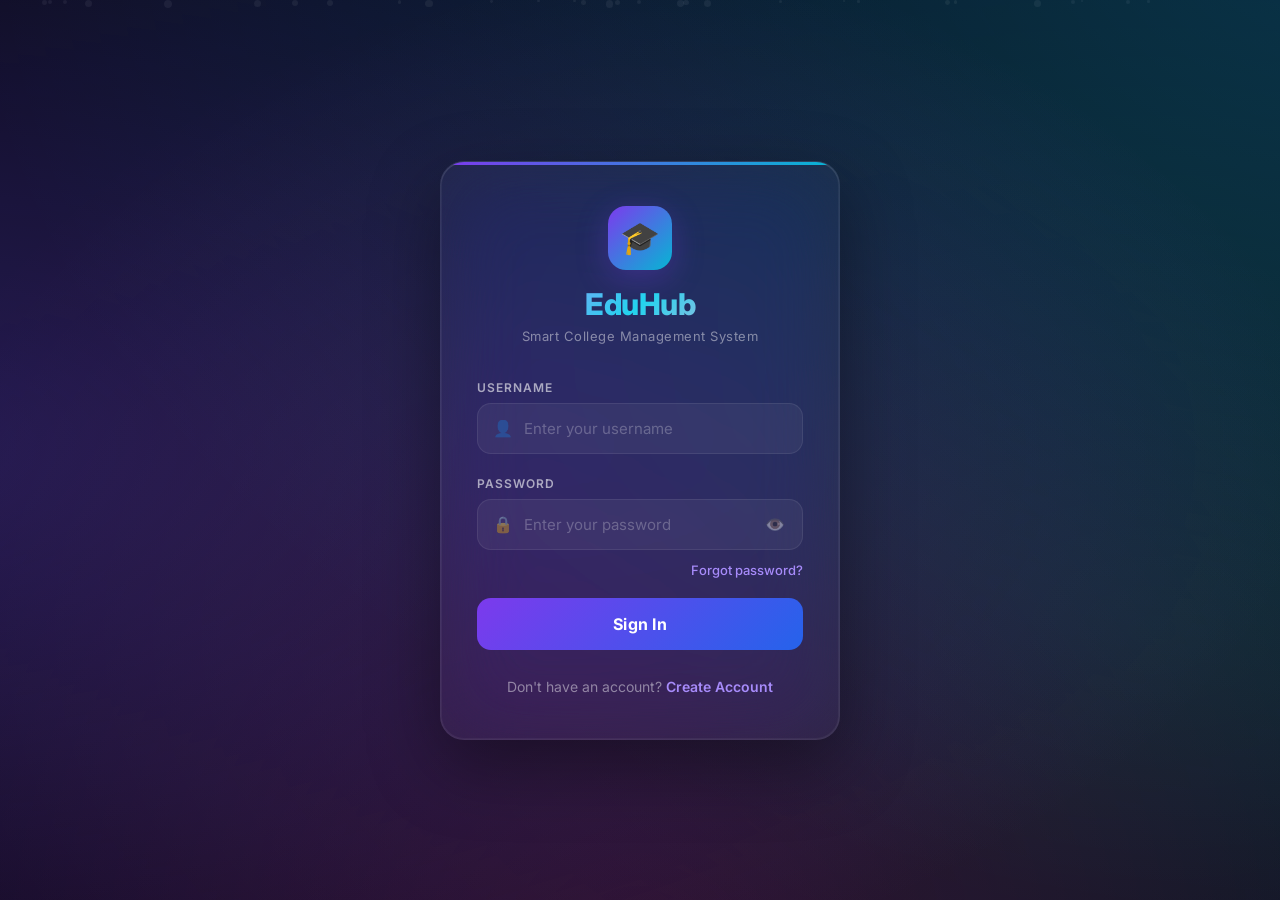
<file: frontend/profile.html>
<!DOCTYPE html>
<html lang="en">
<head>
    <meta charset="UTF-8">
    <meta name="viewport" content="width=device-width, initial-scale=1.0">
    <title>My Profile — EduHub</title>
    <link href="https://fonts.googleapis.com/css2?family=Inter:wght@300;400;500;600;700;800&display=swap" rel="stylesheet">
    <link href="https://cdnjs.cloudflare.com/ajax/libs/font-awesome/6.0.0/css/all.min.css" rel="stylesheet">
    <style>
        * { margin:0; padding:0; box-sizing:border-box; }
        body {
            font-family:'Inter',sans-serif;
            background: #0f0c29;
            color:#fff;
            min-height: 100vh;
        }

        /* Navbar */
        nav {
            display:flex; justify-content:space-between; align-items:center;
            padding: 20px 40px; background: rgba(15,12,41,0.9);
            border-bottom: 1px solid rgba(255,255,255,0.05);
            backdrop-filter: blur(20px); position: sticky; top:0; z-index:100;
        }
        .logo {
            font-size:24px; font-weight:800;
            background: linear-gradient(135deg, #667eea, #764ba2, #f093fb);
            -webkit-background-clip: text; -webkit-text-fill-color: transparent;
            text-decoration: none;
        }
        .nav-right { display:flex; align-items:center; gap:24px; }
        .back-btn {
            display:flex; align-items:center; gap:8px;
            color: rgba(255,255,255,0.7); text-decoration:none;
            font-size: 14px; font-weight:500; padding: 8px 16px;
            border-radius: 8px; transition: all 0.3s;
        }
        .back-btn:hover { color:#fff; background: rgba(255,255,255,0.05); }

        /* Container */
        .container { max-width: 900px; margin: 0 auto; padding: 40px 20px; }

        /* Profile Header */
        .profile-header {
            text-align: center; margin-bottom: 48px;
            position: relative;
        }
        .profile-banner {
            height: 180px;
            background: linear-gradient(135deg, #667eea, #764ba2, #f093fb);
            border-radius: 24px;
            position: relative;
            overflow: hidden;
        }
        .profile-banner::after {
            content: '';
            position: absolute; inset: 0;
            background: url("data:image/svg+xml,%3Csvg width='60' height='60' viewBox='0 0 60 60' xmlns='http://www.w3.org/2000/svg'%3E%3Cg fill='none' fill-rule='evenodd'%3E%3Cg fill='%23ffffff' fill-opacity='0.06'%3E%3Cpath d='M36 34v-4h-2v4h-4v2h4v4h2v-4h4v-2h-4zm0-30V0h-2v4h-4v2h4v4h2V6h4V4h-4zM6 34v-4H4v4H0v2h4v4h2v-4h4v-2H6zM6 4V0H4v4H0v2h4v4h2V6h4V4H6z'/%3E%3C/g%3E%3C/g%3E%3C/svg%3E");
        }

        .avatar-wrapper {
            width: 120px; height: 120px;
            border-radius: 50%;
            background: linear-gradient(135deg, #667eea, #764ba2);
            display: flex; align-items: center; justify-content: center;
            margin: -60px auto 16px;
            border: 5px solid #0f0c29;
            position: relative; z-index: 2;
            font-size: 48px; font-weight: 700; color: white;
            box-shadow: 0 8px 32px rgba(102, 126, 234, 0.4);
        }

        .profile-name {
            font-size: 28px; font-weight: 700; margin-bottom: 4px;
        }
        .profile-role {
            display: inline-block;
            padding: 4px 16px; border-radius: 20px;
            font-size: 12px; font-weight: 600; text-transform: uppercase;
            letter-spacing: 1px; margin-top: 8px;
        }
        .role-student { background: rgba(102,126,234,0.15); color: #667eea; }
        .role-faculty { background: rgba(16,185,129,0.15); color: #10b981; }
        .role-admin { background: rgba(239,68,68,0.15); color: #ef4444; }

        /* Stats Bar */
        .stats-bar {
            display: flex; justify-content: center; gap: 48px;
            margin-top: 24px; padding: 20px 0;
            border-top: 1px solid rgba(255,255,255,0.05);
        }
        .stat-item { text-align: center; }
        .stat-value {
            font-size: 22px; font-weight: 700;
            background: linear-gradient(135deg, #667eea, #f093fb);
            -webkit-background-clip: text; -webkit-text-fill-color: transparent;
        }
        .stat-label { font-size: 12px; color: rgba(255,255,255,0.5); margin-top: 4px; }

        /* Profile Form */
        .profile-section {
            background: rgba(255,255,255,0.03);
            border: 1px solid rgba(255,255,255,0.06);
            border-radius: 20px;
            padding: 32px;
            margin-bottom: 24px;
        }
        .section-header {
            display: flex; align-items: center; justify-content: space-between;
            margin-bottom: 24px;
        }
        .section-title {
            font-size: 18px; font-weight: 600;
            display: flex; align-items: center; gap: 10px;
        }
        .section-title i {
            color: #667eea; font-size: 16px;
            width: 36px; height: 36px; border-radius: 10px;
            background: rgba(102,126,234,0.1);
            display: flex; align-items: center; justify-content: center;
        }

        .form-grid {
            display: grid; grid-template-columns: 1fr 1fr; gap: 20px;
        }
        .form-group { display: flex; flex-direction: column; gap: 8px; }
        .form-group.full { grid-column: 1 / -1; }

        .form-label {
            font-size: 12px; font-weight: 600; color: rgba(255,255,255,0.5);
            text-transform: uppercase; letter-spacing: 0.5px;
        }
        .form-input {
            padding: 14px 16px; border-radius: 12px;
            background: rgba(255,255,255,0.04);
            border: 1px solid rgba(255,255,255,0.08);
            color: #fff; font-family: 'Inter', sans-serif;
            font-size: 15px; outline: none; transition: all 0.3s;
        }
        .form-input:focus {
            border-color: #667eea;
            background: rgba(102,126,234,0.05);
            box-shadow: 0 0 0 3px rgba(102,126,234,0.1);
        }
        .form-input:disabled {
            opacity: 0.5; cursor: not-allowed;
        }
        .form-input::placeholder { color: rgba(255,255,255,0.25); }

        .form-hint {
            font-size: 11px; color: rgba(255,255,255,0.3); margin-top: 2px;
        }

        /* Buttons */
        .btn-group {
            display: flex; gap: 12px; margin-top: 32px;
            justify-content: flex-end;
        }
        .btn {
            padding: 12px 28px; border-radius: 12px;
            font-family: 'Inter', sans-serif; font-weight: 600;
            font-size: 14px; cursor: pointer; border: none;
            transition: all 0.3s; display: flex; align-items: center; gap: 8px;
        }
        .btn-primary {
            background: linear-gradient(135deg, #667eea, #764ba2);
            color: white;
            box-shadow: 0 4px 15px rgba(102,126,234,0.3);
        }
        .btn-primary:hover {
            transform: translateY(-2px);
            box-shadow: 0 8px 25px rgba(102,126,234,0.5);
        }
        .btn-primary:disabled {
            opacity: 0.5; cursor: not-allowed; transform: none;
        }
        .btn-secondary {
            background: rgba(255,255,255,0.05);
            color: rgba(255,255,255,0.7);
            border: 1px solid rgba(255,255,255,0.1);
        }
        .btn-secondary:hover {
            background: rgba(255,255,255,0.08); color: #fff;
        }

        /* Toast Notification */
        .toast {
            position: fixed; bottom: 32px; right: 32px;
            padding: 16px 24px; border-radius: 12px;
            font-size: 14px; font-weight: 500;
            display: flex; align-items: center; gap: 10px;
            transform: translateY(100px); opacity: 0;
            transition: all 0.4s cubic-bezier(0.68, -0.55, 0.265, 1.55);
            z-index: 1000;
        }
        .toast.show { transform: translateY(0); opacity: 1; }
        .toast.success {
            background: rgba(16,185,129,0.15);
            border: 1px solid rgba(16,185,129,0.3);
            color: #10b981;
        }
        .toast.error {
            background: rgba(239,68,68,0.15);
            border: 1px solid rgba(239,68,68,0.3);
            color: #ef4444;
        }

        /* Password Section */
        .password-toggle {
            color: #667eea; background: none; border: none;
            font-size: 13px; font-weight: 600; cursor: pointer;
            display: flex; align-items: center; gap: 6px;
        }
        .password-toggle:hover { color: #f093fb; }
        .password-fields { display: none; }
        .password-fields.show { display: grid; }

        /* Responsive */
        @media (max-width: 768px) {
            .form-grid { grid-template-columns: 1fr; }
            .stats-bar { gap: 24px; }
            .container { padding: 20px 16px; }
            nav { padding: 16px 20px; }
        }
    </style>
</head>
<body>
    <nav>
        <a href="student.html" class="logo">🎓 EduHub</a>
        <div class="nav-right">
            <a href="student.html" class="back-btn">
                <i class="fas fa-arrow-left"></i> Back to Dashboard
            </a>
        </div>
    </nav>

    <div class="container">
        <!-- Profile Header -->
        <div class="profile-header">
            <div class="profile-banner"></div>
            <div class="avatar-wrapper" id="profileAvatar">S</div>
            <h1 class="profile-name" id="profileName">Loading...</h1>
            <span class="profile-role role-student" id="profileRole">Student</span>

            <div class="stats-bar">
                <div class="stat-item">
                    <div class="stat-value" id="statSem">—</div>
                    <div class="stat-label">Semester</div>
                </div>
                <div class="stat-item">
                    <div class="stat-value" id="statRole">—</div>
                    <div class="stat-label">Role</div>
                </div>
                <div class="stat-item">
                    <div class="stat-value" id="statJoined">—</div>
                    <div class="stat-label">Member Since</div>
                </div>
            </div>
        </div>

        <!-- Personal Info Section -->
        <div class="profile-section">
            <div class="section-header">
                <div class="section-title">
                    <i class="fas fa-user"></i> Personal Information
                </div>
            </div>
            <form id="profileForm">
                <div class="form-grid">
                    <div class="form-group">
                        <label class="form-label">Username</label>
                        <input type="text" class="form-input" id="inputUsername" disabled>
                        <span class="form-hint">Username cannot be changed</span>
                    </div>
                    <div class="form-group">
                        <label class="form-label">USN</label>
                        <input type="text" class="form-input" id="inputUsn" disabled>
                        <span class="form-hint">University Seat Number (read-only)</span>
                    </div>
                    <div class="form-group">
                        <label class="form-label">Email Address</label>
                        <input type="email" class="form-input" id="inputEmail" placeholder="your@email.com">
                    </div>
                    <div class="form-group">
                        <label class="form-label">Mobile Number</label>
                        <input type="tel" class="form-input" id="inputMobile" placeholder="+91 9876543210">
                    </div>
                    <div class="form-group">
                        <label class="form-label">Semester</label>
                        <input type="number" class="form-input" id="inputSem" min="1" max="8" placeholder="e.g. 4">
                    </div>
                    <div class="form-group">
                        <label class="form-label">Role</label>
                        <input type="text" class="form-input" id="inputRole" disabled>
                        <span class="form-hint">Role is assigned by administrator</span>
                    </div>
                </div>

                <div class="btn-group">
                    <button type="button" class="btn btn-secondary" onclick="resetForm()">
                        <i class="fas fa-undo"></i> Reset
                    </button>
                    <button type="submit" class="btn btn-primary" id="saveBtn">
                        <i class="fas fa-save"></i> Save Changes
                    </button>
                </div>
            </form>
        </div>

        <!-- Security Section -->
        <div class="profile-section">
            <div class="section-header">
                <div class="section-title">
                    <i class="fas fa-shield-alt"></i> Security
                </div>
                <button class="password-toggle" onclick="togglePasswordFields()">
                    <i class="fas fa-key"></i> Change Password
                </button>
            </div>
            <div class="password-fields form-grid" id="passwordFields">
                <div class="form-group">
                    <label class="form-label">Current Password</label>
                    <input type="password" class="form-input" id="inputCurrentPass" placeholder="Enter current password">
                </div>
                <div class="form-group">
                    <label class="form-label">New Password</label>
                    <input type="password" class="form-input" id="inputNewPass" placeholder="Enter new password">
                </div>
                <div class="form-group full">
                    <div class="btn-group" style="margin-top:8px;">
                        <button type="button" class="btn btn-primary" onclick="changePassword()">
                            <i class="fas fa-lock"></i> Update Password
                        </button>
                    </div>
                </div>
            </div>
            <div id="securityInfo" style="color:rgba(255,255,255,0.4); font-size:13px;">
                <i class="fas fa-info-circle"></i> Click "Change Password" above to update your credentials.
            </div>
        </div>

        <!-- Danger Zone -->
        <div class="profile-section" style="border-color: rgba(239,68,68,0.15);">
            <div class="section-header" style="margin-bottom:12px;">
                <div class="section-title" style="color:#ef4444;">
                    <i class="fas fa-exclamation-triangle" style="background:rgba(239,68,68,0.1); color:#ef4444;"></i> Account Actions
                </div>
            </div>
            <p style="color:rgba(255,255,255,0.4); font-size:13px; margin-bottom:16px;">
                Log out of your account on this device.
            </p>
            <button class="btn btn-secondary" onclick="logout()" style="border-color:rgba(239,68,68,0.3); color:#ef4444;">
                <i class="fas fa-sign-out-alt"></i> Logout
            </button>
        </div>
    </div>

    <!-- Toast -->
    <div class="toast" id="toast"></div>

    <script src="config.js"></script>
    <script>
        const token = localStorage.getItem('access_token');
        const user = JSON.parse(localStorage.getItem('user') || '{}');

        if (!token) {
            window.location.href = 'login.html';
        }

        let originalData = {};

        // Load profile data from API
        async function loadProfile() {
            try {
                const res = await fetch(`${API_BASE}/api/profile/`, {
                    headers: { 'Authorization': `Bearer ${token}` }
                });

                if (res.status === 401) return logout();

                const data = await res.json();
                originalData = { ...data };

                // Header
                document.getElementById('profileAvatar').textContent = (data.username || 'U').charAt(0).toUpperCase();
                document.getElementById('profileName').textContent = data.username || 'User';

                const roleEl = document.getElementById('profileRole');
                roleEl.textContent = (data.role || 'student').charAt(0).toUpperCase() + (data.role || 'student').slice(1);
                roleEl.className = `profile-role role-${data.role || 'student'}`;

                // Stats
                document.getElementById('statSem').textContent = data.sem || '—';
                document.getElementById('statRole').textContent = (data.role || 'student').charAt(0).toUpperCase() + (data.role || 'student').slice(1);
                document.getElementById('statJoined').textContent = user.date_joined
                    ? new Date(user.date_joined).getFullYear()
                    : new Date().getFullYear();

                // Form
                document.getElementById('inputUsername').value = data.username || '';
                document.getElementById('inputUsn').value = data.usn || '';
                document.getElementById('inputEmail').value = data.email || '';
                document.getElementById('inputMobile').value = data.mobile_number || '';
                document.getElementById('inputSem').value = data.sem || '';
                document.getElementById('inputRole').value = (data.role || 'student').charAt(0).toUpperCase() + (data.role || 'student').slice(1);

            } catch (e) {
                console.error('Profile load error:', e);
                // Fallback to localStorage data
                document.getElementById('profileAvatar').textContent = (user.username || 'U').charAt(0).toUpperCase();
                document.getElementById('profileName').textContent = user.username || 'User';
                document.getElementById('inputUsername').value = user.username || '';
                document.getElementById('inputUsn').value = user.usn || '';
                document.getElementById('inputEmail').value = user.email || '';
                document.getElementById('inputMobile').value = user.mobile_number || '';
                document.getElementById('inputSem').value = user.sem || '';
                document.getElementById('inputRole').value = (user.role || 'student').charAt(0).toUpperCase() + (user.role || 'student').slice(1);
            }
        }

        // Save profile
        document.getElementById('profileForm').addEventListener('submit', async (e) => {
            e.preventDefault();
            const saveBtn = document.getElementById('saveBtn');
            saveBtn.disabled = true;
            saveBtn.innerHTML = '<i class="fas fa-spinner fa-spin"></i> Saving...';

            const payload = {
                email: document.getElementById('inputEmail').value.trim(),
                mobile_number: document.getElementById('inputMobile').value.trim(),
                sem: parseInt(document.getElementById('inputSem').value) || null,
            };

            try {
                const res = await fetch(`${API_BASE}/api/profile/`, {
                    method: 'PATCH',
                    headers: {
                        'Content-Type': 'application/json',
                        'Authorization': `Bearer ${token}`
                    },
                    body: JSON.stringify(payload)
                });

                if (res.ok) {
                    const data = await res.json();
                    // Update localStorage
                    const updatedUser = { ...user, ...data };
                    localStorage.setItem('user', JSON.stringify(updatedUser));
                    originalData = { ...data };
                    showToast('Profile updated successfully!', 'success');
                } else {
                    const err = await res.json();
                    showToast(Object.values(err).flat().join(', ') || 'Update failed', 'error');
                }
            } catch (e) {
                showToast('Connection error. Please try again.', 'error');
            }

            saveBtn.disabled = false;
            saveBtn.innerHTML = '<i class="fas fa-save"></i> Save Changes';
        });

        function resetForm() {
            document.getElementById('inputEmail').value = originalData.email || '';
            document.getElementById('inputMobile').value = originalData.mobile_number || '';
            document.getElementById('inputSem').value = originalData.sem || '';
            showToast('Form reset to saved values', 'success');
        }

        function togglePasswordFields() {
            const fields = document.getElementById('passwordFields');
            const info = document.getElementById('securityInfo');
            fields.classList.toggle('show');
            info.style.display = fields.classList.contains('show') ? 'none' : 'block';
        }

        async function changePassword() {
            const current = document.getElementById('inputCurrentPass').value;
            const newPass = document.getElementById('inputNewPass').value;

            if (!current || !newPass) {
                showToast('Please fill in both password fields', 'error');
                return;
            }
            if (newPass.length < 6) {
                showToast('New password must be at least 6 characters', 'error');
                return;
            }

            // Note: This requires a backend endpoint for password change.
            // For now, we show a message.
            showToast('Password change feature coming soon!', 'error');
        }

        function logout() {
            localStorage.clear();
            window.location.href = 'login.html';
        }

        function showToast(message, type) {
            const toast = document.getElementById('toast');
            toast.className = `toast ${type}`;
            toast.innerHTML = `<i class="fas fa-${type === 'success' ? 'check-circle' : 'exclamation-circle'}"></i> ${message}`;
            toast.classList.add('show');
            setTimeout(() => toast.classList.remove('show'), 3000);
        }

        // Init
        loadProfile();
    </script>
</body>
</html>
</file>
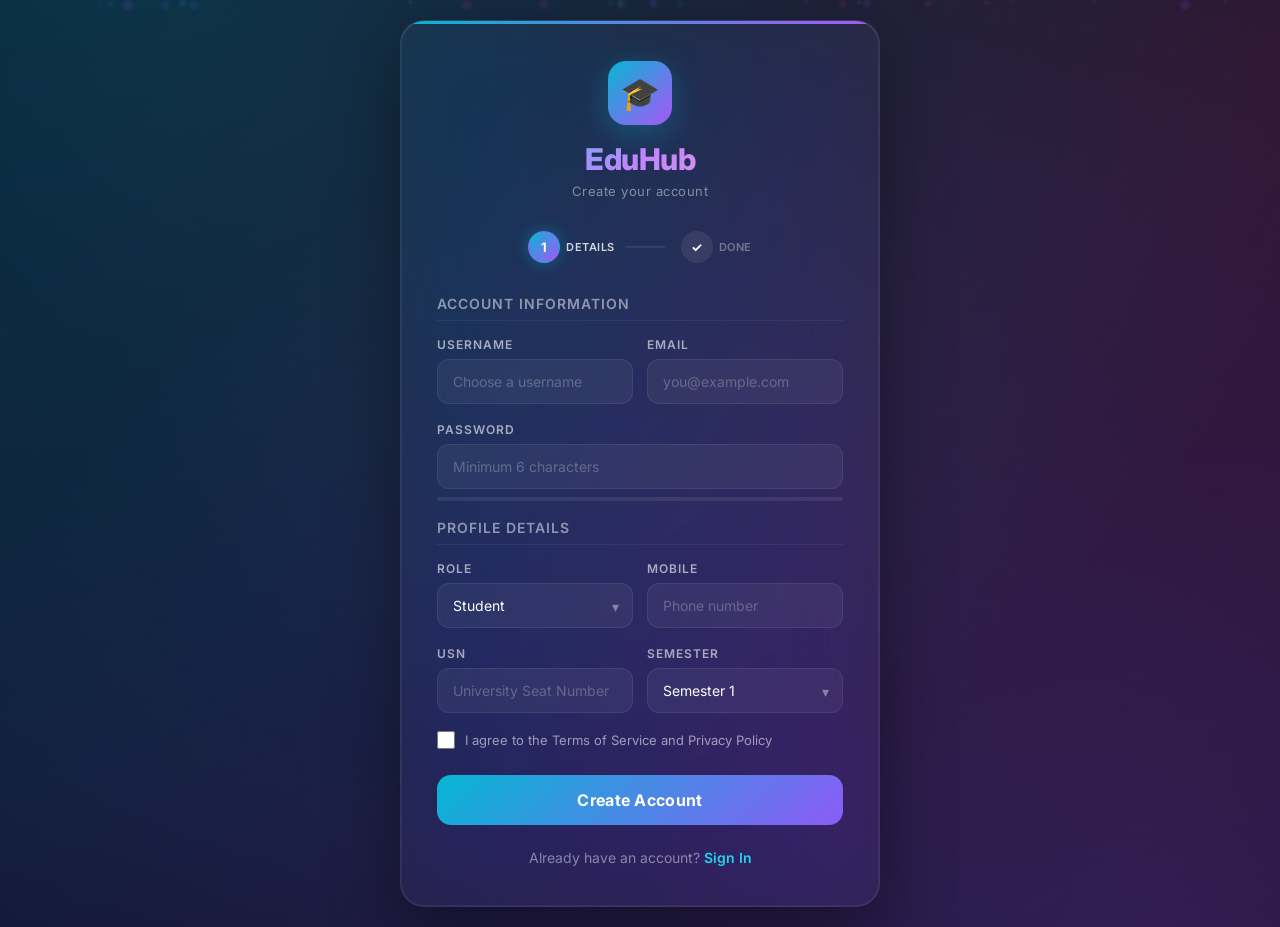
<file: frontend/register.html>
<!DOCTYPE html>
<html lang="en">
<head>
    <meta charset="UTF-8">
    <meta name="viewport" content="width=device-width, initial-scale=1.0">
    <title>Register — EduHub | Create Your Account</title>
    <meta name="description" content="Create your EduHub account. Join the Smart College Management System for students and faculty.">
    <link href="https://fonts.googleapis.com/css2?family=Inter:wght@300;400;500;600;700;800&display=swap" rel="stylesheet">
    <style>
        * { margin:0; padding:0; box-sizing:border-box; }

        body {
            font-family:'Inter',sans-serif;
            min-height:100vh;
            display:flex;
            align-items:center;
            justify-content:center;
            background: #0a0a1a;
            color:#fff;
            overflow-x: hidden;
            position: relative;
        }

        /* ── Animated Mesh Gradient Background ── */
        .mesh-bg {
            position: fixed;
            top: -50%; left: -50%;
            width: 200%; height: 200%;
            z-index: 0;
            background:
                radial-gradient(ellipse at 30% 20%, rgba(6, 182, 212, 0.25) 0%, transparent 50%),
                radial-gradient(ellipse at 70% 80%, rgba(168, 85, 247, 0.25) 0%, transparent 50%),
                radial-gradient(ellipse at 80% 30%, rgba(236, 72, 153, 0.18) 0%, transparent 50%),
                radial-gradient(ellipse at 20% 70%, rgba(59, 130, 246, 0.15) 0%, transparent 50%);
            animation: meshMove 18s ease-in-out infinite alternate;
        }
        @keyframes meshMove {
            0%   { transform: translate(0, 0) rotate(0deg); }
            33%  { transform: translate(20px, -30px) rotate(2deg); }
            66%  { transform: translate(-25px, 15px) rotate(-3deg); }
            100% { transform: translate(10px, -20px) rotate(1deg); }
        }

        /* ── Floating Orbs ── */
        .orbs {
            position: fixed;
            top: 0; left: 0;
            width: 100%; height: 100%;
            z-index: 0;
            pointer-events: none;
        }
        .orb {
            position: absolute;
            border-radius: 50%;
            filter: blur(1px);
            animation: orbFloat linear infinite;
        }
        @keyframes orbFloat {
            0% { transform: translateY(110vh) rotate(0deg); opacity: 0; }
            10% { opacity: 0.8; }
            90% { opacity: 0.8; }
            100% { transform: translateY(-10vh) rotate(360deg); opacity: 0; }
        }

        /* ── Container ── */
        .register-container {
            width: 100%; max-width: 520px;
            padding: 20px;
            z-index: 10;
            animation: fadeInUp 0.8s cubic-bezier(0.16, 1, 0.3, 1);
        }
        @keyframes fadeInUp {
            from { opacity: 0; transform: translateY(40px) scale(0.96); }
            to { opacity: 1; transform: translateY(0) scale(1); }
        }

        /* ── Glass Card ── */
        .register-card {
            background: rgba(255,255,255,0.04);
            backdrop-filter: blur(40px) saturate(150%);
            -webkit-backdrop-filter: blur(40px) saturate(150%);
            border: 1px solid rgba(255,255,255,0.08);
            border-radius: 24px;
            padding: 40px 36px;
            box-shadow:
                0 25px 70px rgba(0,0,0,0.4),
                0 0 0 1px rgba(255,255,255,0.05) inset,
                0 1px 0 rgba(255,255,255,0.1) inset;
            position: relative;
            overflow: hidden;
        }
        .register-card::before {
            content: '';
            position: absolute;
            top: 0; left: 0; right: 0;
            height: 3px;
            background: linear-gradient(90deg, #06b6d4, #a855f7, #ec4899, #06b6d4);
            background-size: 300% 100%;
            animation: shimmer 4s ease infinite;
        }
        @keyframes shimmer {
            0% { background-position: 0% 50%; }
            50% { background-position: 100% 50%; }
            100% { background-position: 0% 50%; }
        }

        /* ── Logo ── */
        .logo { text-align: center; margin-bottom: 32px; }
        .logo-icon {
            width: 64px; height: 64px;
            border-radius: 18px;
            background: linear-gradient(135deg, #06b6d4, #a855f7);
            display: flex; align-items: center; justify-content: center;
            font-size: 32px;
            margin: 0 auto 16px;
            box-shadow: 0 8px 32px rgba(6, 182, 212, 0.3);
            animation: pulse-glow 3s ease-in-out infinite;
        }
        @keyframes pulse-glow {
            0%, 100% { box-shadow: 0 8px 32px rgba(6, 182, 212, 0.3); }
            50% { box-shadow: 0 8px 48px rgba(6, 182, 212, 0.5), 0 0 20px rgba(168, 85, 247, 0.2); }
        }
        .logo h1 {
            font-size: 30px; font-weight: 800;
            background: linear-gradient(135deg, #22d3ee, #c084fc, #f9a8d4);
            -webkit-background-clip: text; -webkit-text-fill-color: transparent;
            background-clip: text;
            letter-spacing: -0.5px;
        }
        .logo p {
            color: rgba(255,255,255,0.45);
            font-size: 13px; margin-top: 6px;
            font-weight: 400; letter-spacing: 0.5px;
        }

        /* ── Step Progress ── */
        .progress-bar {
            display: flex; align-items: center; justify-content: center;
            margin-bottom: 32px; gap: 6px;
        }
        .prog-step {
            display: flex; align-items: center; gap: 6px;
        }
        .prog-circle {
            width: 32px; height: 32px; border-radius: 50%;
            background: rgba(255,255,255,0.08);
            display: flex; align-items: center; justify-content: center;
            font-size: 13px; font-weight: 700;
            transition: all 0.4s;
            border: 2px solid transparent;
        }
        .prog-circle.active {
            background: linear-gradient(135deg, #06b6d4, #a855f7);
            box-shadow: 0 0 16px rgba(6, 182, 212, 0.4);
            border-color: transparent;
        }
        .prog-circle.done {
            background: #22c55e;
            border-color: transparent;
        }
        .prog-label {
            font-size: 11px; font-weight: 600;
            color: rgba(255,255,255,0.35);
            text-transform: uppercase;
            letter-spacing: 0.5px;
            transition: color 0.3s;
        }
        .prog-label.active { color: rgba(255,255,255,0.8); }
        .prog-line {
            width: 40px; height: 2px;
            background: rgba(255,255,255,0.08);
            margin: 0 4px;
            transition: background 0.4s;
        }
        .prog-line.done { background: #22c55e; }

        /* ── Forms ── */
        .form-row { display: flex; gap: 14px; }
        .form-row .form-group { flex: 1; }

        .form-group { margin-bottom: 18px; position: relative; }
        .form-group label {
            display: block; font-size: 12px; font-weight: 600;
            color: rgba(255,255,255,0.6);
            margin-bottom: 7px;
            text-transform: uppercase;
            letter-spacing: 1px;
        }
        .form-group input, .form-group select {
            width: 100%; padding: 13px 15px;
            background: rgba(255,255,255,0.05);
            border: 1px solid rgba(255,255,255,0.08);
            border-radius: 12px; color: #fff; font-size: 14px;
            font-family: 'Inter', sans-serif;
            transition: all 0.3s cubic-bezier(0.4, 0, 0.2, 1);
        }
        .form-group input:focus, .form-group select:focus {
            outline: none;
            border-color: rgba(6, 182, 212, 0.6);
            background: rgba(255,255,255,0.08);
            box-shadow: 0 0 0 4px rgba(6, 182, 212, 0.1), 0 0 20px rgba(6, 182, 212, 0.05);
        }
        .form-group input::placeholder { color: rgba(255,255,255,0.25); }
        .form-group select { cursor: pointer; appearance: none; }
        .form-group select option { background: #1a1a2e; color: #fff; }

        /* Select wrapper with arrow */
        .select-wrapper { position: relative; }
        .select-wrapper::after {
            content: '▾'; position: absolute;
            right: 14px; top: 50%; transform: translateY(-50%);
            color: rgba(255,255,255,0.4); pointer-events: none;
            font-size: 14px;
        }

        /* ── Password strength ── */
        .password-strength { margin-top: 8px; }
        .strength-bar {
            height: 4px; border-radius: 2px;
            background: rgba(255,255,255,0.08);
            overflow: hidden;
        }
        .strength-fill {
            height: 100%; border-radius: 2px;
            transition: width 0.4s, background 0.4s;
            width: 0%;
        }
        .strength-text {
            font-size: 11px; margin-top: 4px;
            font-weight: 500; letter-spacing: 0.5px;
        }

        /* ── Buttons ── */
        .btn-register {
            width: 100%; padding: 15px;
            background: linear-gradient(135deg, #06b6d4, #8b5cf6);
            border: none; border-radius: 14px;
            color: #fff; font-size: 16px; font-weight: 700;
            cursor: pointer;
            transition: all 0.4s cubic-bezier(0.4, 0, 0.2, 1);
            margin-top: 8px;
            position: relative; overflow: hidden;
            font-family: 'Inter', sans-serif;
            letter-spacing: 0.3px;
        }
        .btn-register::before {
            content: '';
            position: absolute; top: 0; left: -100%; width: 100%; height: 100%;
            background: linear-gradient(90deg, transparent, rgba(255,255,255,0.15), transparent);
            transition: left 0.5s;
        }
        .btn-register:hover::before { left: 100%; }
        .btn-register:hover {
            transform: translateY(-3px);
            box-shadow: 0 12px 40px rgba(6, 182, 212, 0.4);
        }
        .btn-register:active { transform: translateY(-1px); }
        .btn-register:disabled {
            opacity: 0.5; cursor: not-allowed; transform: none !important;
            box-shadow: none !important;
        }

        .btn-outline {
            width: 100%; padding: 15px;
            background: transparent;
            border: 1px solid rgba(255,255,255,0.15);
            border-radius: 14px;
            color: rgba(255,255,255,0.7); font-size: 15px; font-weight: 600;
            cursor: pointer;
            transition: all 0.3s;
            font-family: 'Inter', sans-serif;
            margin-top: 10px;
        }
        .btn-outline:hover {
            background: rgba(255,255,255,0.06);
            border-color: rgba(255,255,255,0.25);
            color: #fff;
        }

        /* ── Messages ── */
        .error-msg, .success-msg {
            padding: 12px 16px; border-radius: 12px;
            font-size: 13px; margin-bottom: 18px; display: none;
            animation: msgSlide 0.3s ease;
        }
        @keyframes msgSlide {
            from { opacity: 0; transform: translateY(-8px); }
            to { opacity: 1; transform: translateY(0); }
        }
        .error-msg {
            background: rgba(239, 68, 68, 0.12);
            border: 1px solid rgba(239, 68, 68, 0.25);
            color: #fca5a5;
        }
        .success-msg {
            background: rgba(34, 197, 94, 0.12);
            border: 1px solid rgba(34, 197, 94, 0.25);
            color: #86efac;
        }

        /* ── OTP ── */
        .otp-container {
            display: flex; gap: 10px; justify-content: center; margin-bottom: 24px;
        }
        .otp-input {
            width: 50px; height: 56px;
            text-align: center; font-size: 22px; font-weight: 700;
            background: rgba(255,255,255,0.06);
            border: 1px solid rgba(255,255,255,0.1);
            border-radius: 14px; color: #fff;
            font-family: 'Inter', sans-serif;
            transition: all 0.3s;
        }
        .otp-input:focus {
            outline: none;
            border-color: rgba(6, 182, 212, 0.6);
            box-shadow: 0 0 0 4px rgba(6, 182, 212, 0.1);
            background: rgba(255,255,255,0.1);
        }

        .resend-timer {
            text-align: center; margin-top: 16px;
            font-size: 13px; color: rgba(255,255,255,0.4);
        }
        .resend-btn {
            background: none; border: none; color: #22d3ee;
            cursor: pointer; font-weight: 600;
            font-family: 'Inter', sans-serif; font-size: 13px;
        }
        .resend-btn:disabled { color: rgba(255,255,255,0.3); cursor: not-allowed; }

        /* ── Login Link ── */
        .login-link {
            text-align: center; margin-top: 24px;
            font-size: 14px; color: rgba(255,255,255,0.45);
        }
        .login-link a {
            color: #22d3ee; text-decoration: none; font-weight: 600;
            transition: color 0.3s;
        }
        .login-link a:hover { color: #67e8f9; text-decoration: underline; }

        /* ── Checkbox ── */
        .checkbox-group {
            display: flex; align-items: center; gap: 10px;
            margin-bottom: 18px;
        }
        .checkbox-group input[type="checkbox"] {
            width: 18px; height: 18px;
            accent-color: #06b6d4;
            cursor: pointer;
        }
        .checkbox-group label {
            font-size: 13px; color: rgba(255,255,255,0.55);
            cursor: pointer; text-transform: none; letter-spacing: 0;
            font-weight: 400;
        }

        /* ── Hidden ── */
        .hidden { display: none !important; }

        .sem-field { display: none; }

        /* ── Section title in form ── */
        .section-title {
            font-size: 14px; font-weight: 600;
            color: rgba(255,255,255,0.5);
            margin-bottom: 16px;
            padding-bottom: 8px;
            border-bottom: 1px solid rgba(255,255,255,0.06);
            text-transform: uppercase;
            letter-spacing: 1px;
        }

        /* ── Responsive ── */
        @media (max-width: 520px) {
            .register-card { padding: 32px 24px; border-radius: 20px; }
            .logo h1 { font-size: 26px; }
            .form-row { flex-direction: column; gap: 0; }
            .otp-input { width: 42px; height: 48px; font-size: 18px; }
            .prog-label { display: none; }
        }
    </style>
</head>
<body>
    <!-- Mesh Gradient Background -->
    <div class="mesh-bg"></div>

    <!-- Floating Orbs -->
    <div class="orbs" id="orbs"></div>

    <!-- Main Register Form -->
    <div class="register-container">
        <div class="register-card">
            <div class="logo">
                <div class="logo-icon">🎓</div>
                <h1>EduHub</h1>
                <p>Create your account</p>
            </div>

            <!-- Step Progress Bar -->
            <div class="progress-bar">
                <div class="prog-step">
                    <div class="prog-circle active" id="pc1">1</div>
                    <span class="prog-label active" id="pl1">Details</span>
                </div>
                <div class="prog-line" id="pline1"></div>
                <div class="prog-step" style="margin-left:6px;">
                    <div class="prog-circle" id="pc2">✓</div>
                    <span class="prog-label" id="pl2">Done</span>
                </div>
            </div>

            <div class="error-msg" id="errorMsg"></div>
            <div class="success-msg" id="successMsg"></div>

            <!-- ═══════ STEP 1: Account Details ═══════ -->
            <div id="step1">
                <div class="section-title">Account Information</div>
                <div class="form-row">
                    <div class="form-group">
                        <label>Username</label>
                        <input type="text" id="username" placeholder="Choose a username" required>
                    </div>
                    <div class="form-group">
                        <label>Email</label>
                        <input type="email" id="email" placeholder="you@example.com" required>
                    </div>
                </div>

                <div class="form-group">
                    <label>Password</label>
                    <input type="password" id="password" placeholder="Minimum 6 characters" required>
                    <div class="password-strength">
                        <div class="strength-bar"><div class="strength-fill" id="strengthFill"></div></div>
                        <div class="strength-text" id="strengthText"></div>
                    </div>
                </div>

                <div class="section-title" style="margin-top:8px;">Profile Details</div>
                <div class="form-row">
                    <div class="form-group">
                        <label>Role</label>
                        <div class="select-wrapper">
                            <select id="role">
                                <option value="student">Student</option>
                                <option value="faculty">Faculty</option>
                            </select>
                        </div>
                    </div>
                    <div class="form-group">
                        <label>Mobile</label>
                        <input type="text" id="mobile" placeholder="Phone number">
                    </div>
                </div>

                <div class="form-row sem-field" id="studentFields">
                    <div class="form-group">
                        <label>USN</label>
                        <input type="text" id="usn" placeholder="University Seat Number">
                    </div>
                    <div class="form-group">
                        <label>Semester</label>
                        <div class="select-wrapper">
                            <select id="sem">
                                <option value="1">Semester 1</option>
                                <option value="2">Semester 2</option>
                                <option value="3">Semester 3</option>
                                <option value="4">Semester 4</option>
                                <option value="5">Semester 5</option>
                                <option value="6">Semester 6</option>
                                <option value="7">Semester 7</option>
                                <option value="8">Semester 8</option>
                            </select>
                        </div>
                    </div>
                </div>

                <div class="checkbox-group">
                    <input type="checkbox" id="agreeTerms">
                    <label for="agreeTerms">I agree to the Terms of Service and Privacy Policy</label>
                </div>

                <button type="button" class="btn-register" id="step1Btn">Create Account</button>
            </div>



            <!-- ═══════ STEP 3: Success ═══════ -->
            <div id="step3" class="hidden">
                <div style="text-align:center; padding:20px 0;">
                    <div style="font-size:64px; margin-bottom:16px;">🎉</div>
                    <h2 style="font-size:24px; font-weight:800; margin-bottom:12px;
                        background:linear-gradient(135deg,#22d3ee,#c084fc);
                        -webkit-background-clip:text; -webkit-text-fill-color:transparent;">
                        Account Created!
                    </h2>
                    <p style="color:rgba(255,255,255,0.5); font-size:14px; margin-bottom:32px; line-height:1.6;">
                        Your account is ready.<br>
                        You can now sign in to access EduHub.
                    </p>
                    <a href="login.html" class="btn-register" style="display:inline-block; text-decoration:none; text-align:center;">
                        Go to Sign In →
                    </a>
                </div>
            </div>

            <div class="login-link" id="loginLinkDiv">
                Already have an account? <a href="login.html">Sign In</a>
            </div>
        </div>
    </div>

    <script src="config.js"></script>
    <script>
        // ── Floating Orbs Generator ──
        (function createOrbs() {
            const container = document.getElementById('orbs');
            const colors = [
                'rgba(6, 182, 212, 0.15)',
                'rgba(168, 85, 247, 0.12)',
                'rgba(236, 72, 153, 0.1)',
                'rgba(59, 130, 246, 0.1)',
                'rgba(34, 197, 94, 0.08)',
            ];
            for (let i = 0; i < 25; i++) {
                const orb = document.createElement('div');
                orb.className = 'orb';
                const size = Math.random() * 8 + 3;
                orb.style.width = size + 'px';
                orb.style.height = size + 'px';
                orb.style.left = Math.random() * 100 + '%';
                orb.style.background = colors[Math.floor(Math.random() * colors.length)];
                orb.style.animationDuration = (Math.random() * 18 + 12) + 's';
                orb.style.animationDelay = (Math.random() * 12) + 's';
                container.appendChild(orb);
            }
        })();

        // ── State ──
        let registrationData = {};

        const step1Div = document.getElementById('step1');
        const step3Div = document.getElementById('step3');

        // Progress bar elements
        const pc = [document.getElementById('pc1'), document.getElementById('pc2')];
        const pl = [document.getElementById('pl1'), document.getElementById('pl2')];
        const plines = [document.getElementById('pline1')];

        function setRegStep(n) {
            [step1Div, step3Div].forEach((s, i) => s.classList.toggle('hidden', i !== n));
            // Hide login link on success step
            document.getElementById('loginLinkDiv').classList.toggle('hidden', n === 1);

            pc.forEach((c, i) => {
                c.classList.remove('active', 'done');
                if (i < n) { c.classList.add('done'); c.textContent = '✓'; }
                if (i === n) c.classList.add('active');
            });
            pl.forEach((l, i) => {
                l.classList.toggle('active', i === n);
            });
            plines.forEach((line, i) => {
                line.classList.toggle('done', i < n);
            });
        }

        // ── Toggle student fields ──
        document.getElementById('role').addEventListener('change', (e) => {
            document.getElementById('studentFields').style.display =
                e.target.value === 'student' ? 'flex' : 'none';
        });
        document.getElementById('studentFields').style.display = 'flex';

        // ── Password strength meter ──
        document.getElementById('password').addEventListener('input', (e) => {
            const val = e.target.value;
            const fill = document.getElementById('strengthFill');
            const text = document.getElementById('strengthText');
            let score = 0;
            if (val.length >= 6) score++;
            if (val.length >= 10) score++;
            if (/[A-Z]/.test(val)) score++;
            if (/[0-9]/.test(val)) score++;
            if (/[^A-Za-z0-9]/.test(val)) score++;

            const levels = [
                { w: '0%', c: '#555', t: '' },
                { w: '20%', c: '#ef4444', t: 'Weak' },
                { w: '40%', c: '#f97316', t: 'Fair' },
                { w: '60%', c: '#eab308', t: 'Good' },
                { w: '80%', c: '#22c55e', t: 'Strong' },
                { w: '100%', c: '#06b6d4', t: 'Excellent' },
            ];
            const lvl = levels[score];
            fill.style.width = lvl.w;
            fill.style.background = lvl.c;
            text.textContent = lvl.t;
            text.style.color = lvl.c;
        });

        // ══════════════════════════════════════
        // Collect data + Register
        // ══════════════════════════════════════
        document.getElementById('step1Btn').addEventListener('click', async () => {
            const btn = document.getElementById('step1Btn');
            const errorMsg = document.getElementById('errorMsg');
            const successMsg = document.getElementById('successMsg');
            errorMsg.style.display = 'none';
            successMsg.style.display = 'none';

            // Validate
            const username = document.getElementById('username').value.trim();
            const email = document.getElementById('email').value.trim();
            const password = document.getElementById('password').value;
            const role = document.getElementById('role').value;
            const agree = document.getElementById('agreeTerms').checked;

            if (!username || !email || !password) {
                errorMsg.textContent = 'Please fill in all required fields.';
                errorMsg.style.display = 'block';
                return;
            }
            if (password.length < 6) {
                errorMsg.textContent = 'Password must be at least 6 characters.';
                errorMsg.style.display = 'block';
                return;
            }
            if (!agree) {
                errorMsg.textContent = 'Please agree to the Terms of Service.';
                errorMsg.style.display = 'block';
                return;
            }

            // Save data
            registrationData = {
                username,
                email,
                password,
                role,
                mobile_number: document.getElementById('mobile').value || null,
            };
            if (role === 'student') {
                registrationData.usn = document.getElementById('usn').value || null;
                registrationData.sem = parseInt(document.getElementById('sem').value) || null;
            }

            btn.disabled = true;
            btn.textContent = 'Creating account...';

            try {
                // Register directly
                const res = await fetch(`${API_BASE}/api/register/`, {
                    method: 'POST',
                    headers: { 'Content-Type': 'application/json' },
                    body: JSON.stringify(registrationData)
                });
                
                const data = await res.json();
                
                if (!res.ok) {
                    const errMsg = typeof data === 'object' && !data.error
                        ? Object.values(data).flat().join(', ')
                        : data.error || 'Registration failed';
                    throw new Error(errMsg);
                }

                setRegStep(1); // Go straight to success step
            } catch (err) {
                errorMsg.textContent = err.message;
                errorMsg.style.display = 'block';
            } finally {
                btn.disabled = false;
                btn.textContent = 'Create Account';
            }
        });
    </script>
</body>
</html>
</file>
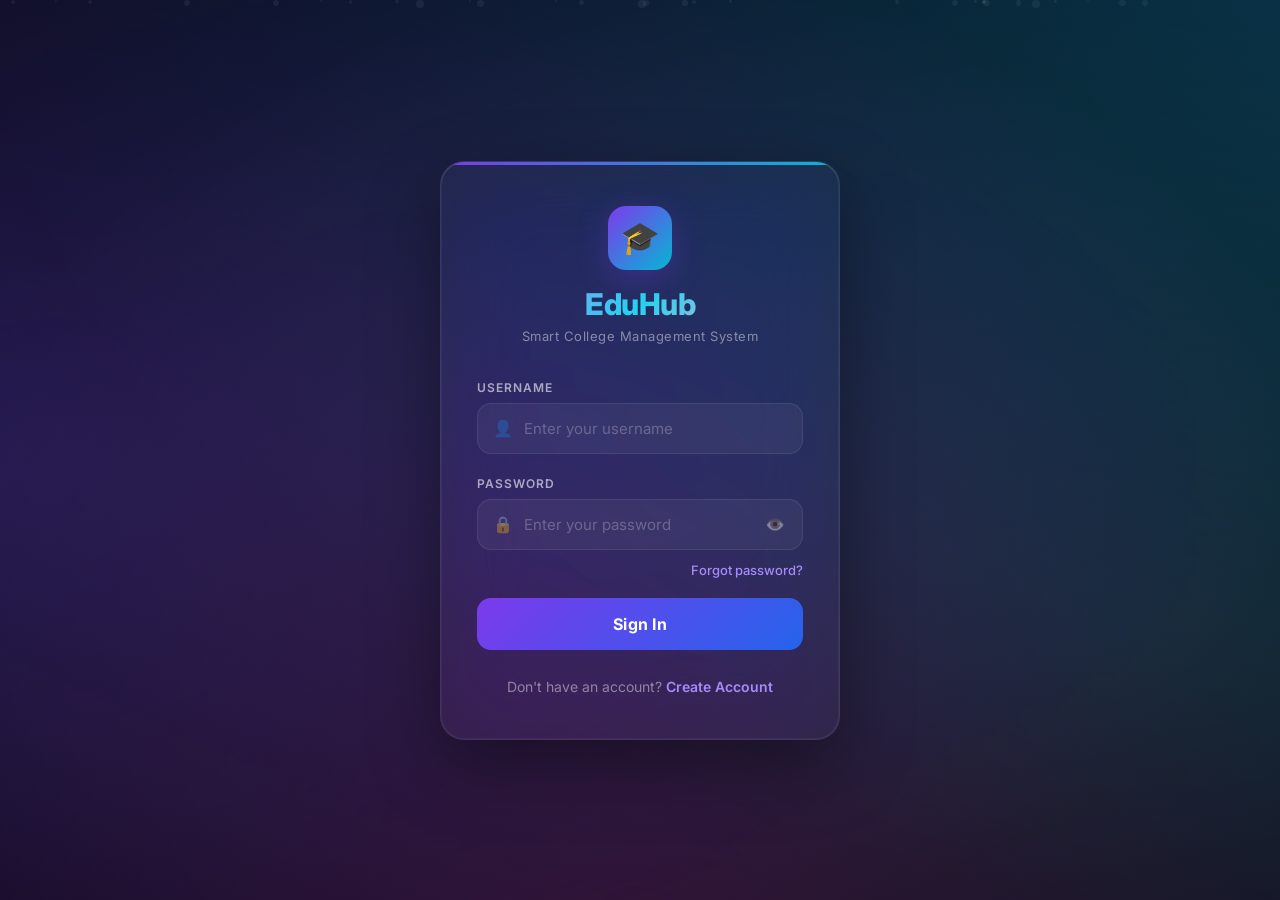
<file: frontend/student.html>
<!DOCTYPE html>
<html lang="en">
<head>
    <meta charset="UTF-8">
    <meta name="viewport" content="width=device-width, initial-scale=1.0">
    <title>Student Portal — EduHub</title>
    <link href="https://fonts.googleapis.com/css2?family=Inter:wght@300;400;500;600;700&display=swap" rel="stylesheet">
    <link href="https://cdnjs.cloudflare.com/ajax/libs/font-awesome/6.0.0/css/all.min.css" rel="stylesheet">
    <style>
        * { margin:0; padding:0; box-sizing:border-box; }
        body { font-family:'Inter',sans-serif; background: #0f0c29; color:#fff; }
        
        /* Navbar */
        nav {
            display:flex; justify-content:space-between; align-items:center;
            padding: 20px 40px; background: rgba(15,12,41,0.9);
            border-bottom: 1px solid rgba(255,255,255,0.05);
            backdrop-filter: blur(20px); position: sticky; top:0; z-index:100;
        }
        .logo { font-size:24px; font-weight:800; background: linear-gradient(135deg, #667eea, #764ba2, #f093fb); -webkit-background-clip: text; -webkit-text-fill-color: transparent; }
        .search-bar { position: relative; width: 400px; }
        .search-bar input {
            width:100%; padding: 12px 20px 12px 48px; border-radius: 20px;
            background: rgba(255,255,255,0.05); border: 1px solid rgba(255,255,255,0.1);
            color:#fff; font-family:'Inter'; outline:none; transition: all 0.3s;
        }
        .search-bar input:focus { border-color: #667eea; background: rgba(255,255,255,0.08); }
        .search-bar i { position: absolute; left:18px; top:14px; color:rgba(255,255,255,0.5); }
        
        .nav-right { display:flex; align-items:center; gap:24px; }
        .user-chip {
            display:flex; align-items:center; gap:10px;
            padding: 6px 16px 6px 6px; background: rgba(255,255,255,0.05);
            border-radius: 30px; border: 1px solid rgba(255,255,255,0.1);
        }
        .avatar { width:32px; height:32px; border-radius:50%; background: linear-gradient(135deg, #667eea, #764ba2); display:flex; align-items:center; justify-content:center; font-weight:600; font-size:14px; }
        .logout-btn { color:#ff6b81; cursor:pointer; background:none; border:none; font-size:18px; transition: transform 0.2s; }
        .logout-btn:hover { transform: scale(1.1); }

        /* Main Content */
        .container { max-width: 1200px; margin: 0 auto; padding: 40px 20px; }
        
        .welcome-card {
            background: linear-gradient(135deg, rgba(102,126,234,0.1), rgba(118,75,162,0.1));
            border: 1px solid rgba(102,126,234,0.2); border-radius: 24px;
            padding: 40px; margin-bottom: 40px; position:relative; overflow:hidden;
        }
        .welcome-card h1 { font-size:32px; margin-bottom:8px; }
        .welcome-card p { color:rgba(255,255,255,0.7); max-width:600px; }
        .sem-badge {
            position:absolute; top:40px; right:40px;
            background: linear-gradient(135deg, #667eea, #764ba2);
            padding:10px 20px; border-radius:20px; font-weight:600;
        }

        /* Tabs */
        .tabs { display:flex; gap:16px; margin-bottom:32px; border-bottom: 1px solid rgba(255,255,255,0.1); padding-bottom:16px; }
        .tab {
            padding: 10px 24px; border-radius: 8px; cursor:pointer;
            color:rgba(255,255,255,0.6); font-weight:500; transition:all 0.3s;
        }
        .tab:hover { color:#fff; background:rgba(255,255,255,0.05); }
        .tab.active { color:#fff; background:rgba(102,126,234,0.15); color:#667eea; }

        /* Resource Grid */
        .grid { display:grid; grid-template-columns: repeat(auto-fill, minmax(300px, 1fr)); gap:24px; }
        .resource-card {
            background: rgba(255,255,255,0.03); border: 1px solid rgba(255,255,255,0.05);
            border-radius: 16px; padding: 24px; transition:all 0.3s;
            display:flex; flex-direction:column;
        }
        .resource-card:hover { transform: translateY(-5px); border-color: rgba(102,126,234,0.5); background: rgba(255,255,255,0.05); }
        
        .rc-header { display:flex; justify-content:space-between; margin-bottom:16px; }
        .file-icon { width:48px; height:48px; border-radius:12px; background:rgba(255,255,255,0.05); display:flex; align-items:center; justify-content:center; font-size:24px; color:#667eea; }
        
        .rc-title { font-size:18px; font-weight:600; margin-bottom:8px; line-height:1.4; }
        .rc-sub { font-size:13px; color:rgba(255,255,255,0.5); margin-bottom:24px; flex:1; }
        
        .rc-meta { display:flex; gap:16px; font-size:12px; color:rgba(255,255,255,0.4); margin-bottom:20px; }
        .rc-meta span { display:flex; align-items:center; gap:6px; }
        
        .btn-download {
            width:100%; padding:12px; border-radius:8px; border:none;
            background: rgba(102,126,234,0.1); color:#667eea; font-weight:600;
            cursor:pointer; transition:all 0.3s; display:flex; justify-content:center; align-items:center; gap:8px;
            text-decoration: none;
        }
        .btn-download:hover { background: linear-gradient(135deg, #667eea, #764ba2); color:#fff; }

        /* Floating Tunga Bot */
        .lumi-fab {
            position: fixed; bottom: 40px; right: 40px;
            height: 60px; border-radius: 30px; padding: 0 24px;
            background: linear-gradient(135deg, #667eea, #764ba2, #f093fb);
            color: #fff; font-size: 18px; font-weight: 600; text-decoration: none;
            display: flex; align-items: center; justify-content: center; gap: 10px;
            box-shadow: 0 10px 25px rgba(102,126,234,0.5);
            cursor: pointer; transition: all 0.3s; z-index: 1000;
        }
        .lumi-fab:hover { transform: translateY(-5px) scale(1.05); box-shadow: 0 15px 35px rgba(102,126,234,0.7); }

        /* Loader */
        .loader { text-align:center; padding:40px; color:rgba(255,255,255,0.5); }
    </style>
</head>
<body>

    <nav>
        <div class="logo">🎓 EduHub</div>
        <div class="search-bar">
            <i class="fas fa-search"></i>
            <input type="text" id="searchInput" placeholder="Search for notes, past papers...">
        </div>
        <div class="nav-right">
            <a href="notices.html" style="color:rgba(255,255,255,0.7); text-decoration:none;"><i class="fas fa-bell"></i> Notices</a>
            <a href="profile.html" class="user-chip" style="text-decoration:none; color:inherit; cursor:pointer;">
                <div class="avatar" id="userAvatar">S</div>
                <span id="userName" style="font-size:14px; font-weight:500;">Loading...</span>
                <i class="fas fa-chevron-right" style="font-size:10px; color:rgba(255,255,255,0.3); margin-left:4px;"></i>
            </a>
            <button class="logout-btn" onclick="logout()" title="Logout"><i class="fas fa-sign-out-alt"></i></button>
        </div>
    </nav>

    <div class="container">
        <div class="welcome-card">
            <div class="sem-badge" id="semBadge">Semester -</div>
            <h1 id="greeting">Welcome back, Student</h1>
            <p>Here are the latest study materials uploaded by your professors for your current semester.</p>
        </div>

        <div class="tabs">
            <div class="tab active" onclick="loadResources()">Latest Materials</div>
        </div>

        <div id="contentArea">
            <div class="loader"><i class="fas fa-circle-notch fa-spin fa-2x"></i></div>
        </div>
    </div>

    <!-- Floating Classroom Chat Button -->
    <a href="#" id="classroomBtn" class="lumi-fab" style="bottom: 120px; background: linear-gradient(135deg, #065f46, #047857, #34d399); box-shadow: 0 10px 25px rgba(52,211,153,0.4);">
        <i class="fas fa-comments"></i> Classroom Chat
    </a>

    <!-- Floating AI Assistant Button (unified) -->
    <a href="#" id="lumiBtn" class="lumi-fab">
        <i class="fas fa-robot"></i> AI Assistant
    </a>

    <script src="config.js"></script>
    <script src="auth.js"></script>
    <script>
        
        const token = localStorage.getItem('access_token');
        const user = JSON.parse(localStorage.getItem('user') || '{}');

        if (!token || user.role !== 'student') {
            window.location.href = 'login.html';
        }

        // Setup User Info
        document.getElementById('userName').textContent = user.username;
        document.getElementById('userAvatar').textContent = user.username.charAt(0).toUpperCase();
        document.getElementById('greeting').textContent = `Welcome back, ${user.username}`;
        document.getElementById('semBadge').textContent = `Semester ${user.sem || 'N/A'}`;

        function logout() {
            localStorage.clear();
            window.location.href = 'login.html';
        }

        // AI Assistant redirection (unified Tunga + GenAI)
        document.getElementById('lumiBtn').onclick = (e) => {
            e.preventDefault();
            window.location.href = 'lumi.html';
        };

        // Classroom Chat redirection
        document.getElementById('classroomBtn').onclick = (e) => {
            e.preventDefault();
            window.location.href = 'classroom.html';
        };

        function getFileIcon(type) {
            switch(type) {
                case 'PDF': return 'fa-file-pdf';
                case 'PPT': return 'fa-file-powerpoint';
                case 'DOC': return 'fa-file-word';
                case 'IMG': return 'fa-file-image';
                default: return 'fa-file-alt';
            }
        }

        async function recordDownload(id, url) {
            try {
                await authFetch(`${API_BASE}/resource/api/student/resources/${id}/download/`, {
                    method: 'POST',
                });
                window.open(url, '_blank');
            } catch(e) {
                console.error(e);
                window.open(url, '_blank'); // fallback
            }
        }

        function renderCards(resources) {
            const container = document.getElementById('contentArea');
            if (resources.length === 0) {
                container.innerHTML = `
                    <div style="text-align:center; padding:60px 0; color:rgba(255,255,255,0.4);">
                        <i class="fas fa-folder-open fa-3x" style="margin-bottom:16px;"></i>
                        <h2>No resources found</h2>
                        <p>Your professors haven't uploaded anything matching this yet.</p>
                    </div>`;
                return;
            }

            const html = resources.map(r => `
                <div class="resource-card">
                    <div class="rc-header">
                        <div class="file-icon"><i class="fas ${getFileIcon(r.file_type)}"></i></div>
                    </div>
                    <h3 class="rc-title">${r.title}</h3>
                    <p class="rc-sub">${r.subject ? r.subject.sub_name : 'No Subject'} • Prof. ${r.uploaded_by}</p>
                    <div class="rc-meta">
                        <span><i class="fas fa-clock"></i> ${new Date(r.created_at).toLocaleDateString()}</span>
                        <span><i class="fas fa-eye"></i> ${r.view_count} views</span>
                        <span><i class="fas fa-hdd"></i> ${r.file_size}</span>
                    </div>
                    ${r.file 
                        ? `<button class="btn-download" onclick="recordDownload(${r.id}, '${API_BASE}${r.file}')"><i class="fas fa-download"></i> Download</button>`
                        : `<a href="${r.reference_url}" target="_blank" class="btn-download"><i class="fas fa-external-link-alt"></i> External Link</a>`
                    }
                </div>
            `).join('');

            container.innerHTML = `<div class="grid">${html}</div>`;
        }

        async function loadResources(query = '') {
            const container = document.getElementById('contentArea');
            container.innerHTML = '<div class="loader"><i class="fas fa-circle-notch fa-spin fa-2x"></i></div>';

            try {
                const url = query 
                    ? `${API_BASE}/resource/api/student/search/?q=${encodeURIComponent(query)}`
                    : `${API_BASE}/resource/api/student/dashboard/`;
                
                const res = await authFetch(url);
                
                if (res.status === 401) return logout();
                
                const data = await res.json();
                // Dashboard returns an object { recent_resources: [] }, search returns array []
                const list = query ? data : data.recent_resources;
                renderCards(list);

            } catch(e) {
                console.error(e);
                container.innerHTML = '<p class="loader">Failed to load resources.</p>';
            }
        }

        // Search debounce
        let timeout = null;
        document.getElementById('searchInput').addEventListener('input', (e) => {
            clearTimeout(timeout);
            timeout = setTimeout(() => {
                loadResources(e.target.value.trim());
            }, 500);
        });

        // Init
        loadResources();
    </script>
</body>
</html>
</file>
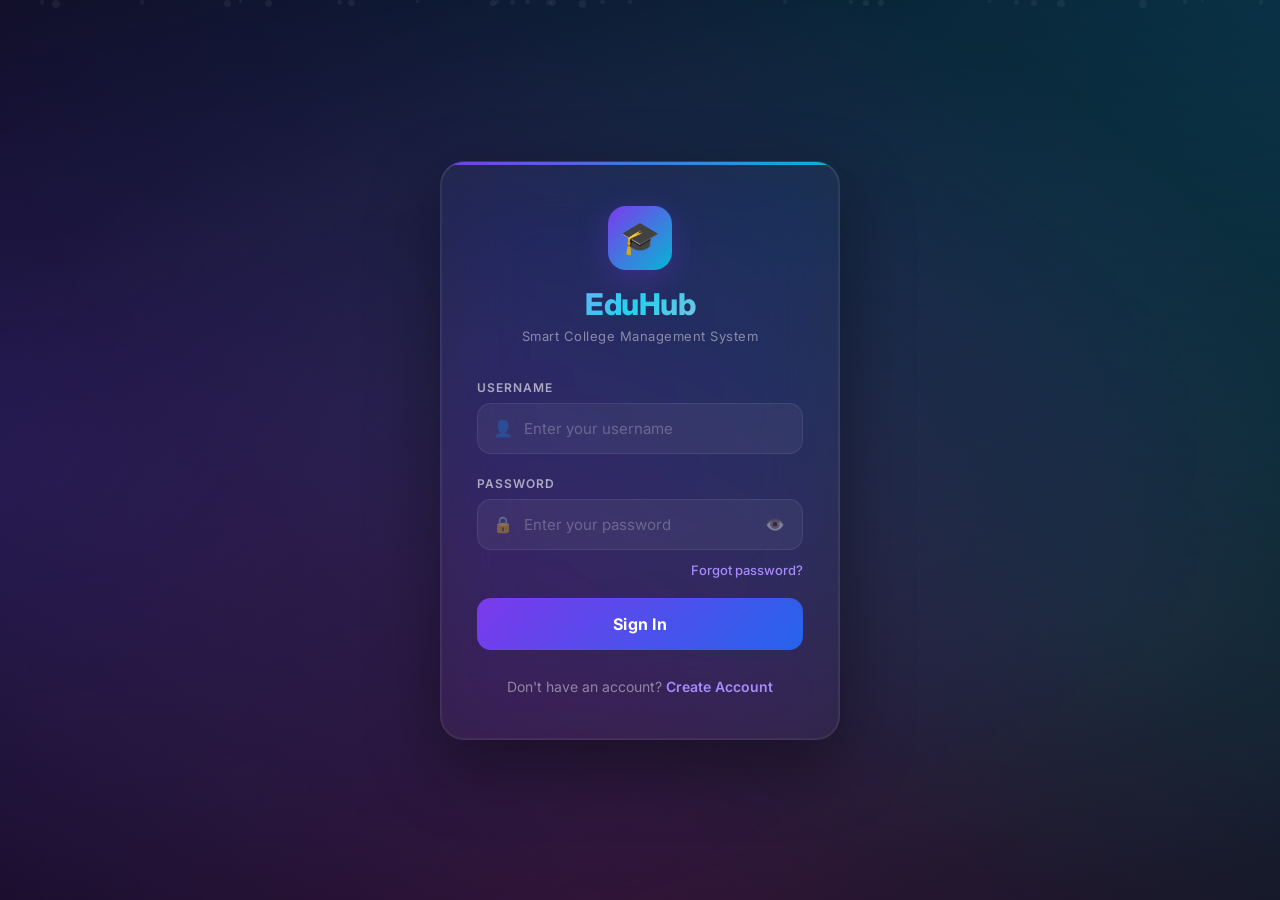
<file: frontend/teacher.html>
<!DOCTYPE html>
<html lang="en">
<head>
    <meta charset="UTF-8">
    <meta name="viewport" content="width=device-width, initial-scale=1.0">
    <title>Faculty Dashboard — EduHub</title>
    <link href="https://fonts.googleapis.com/css2?family=Inter:wght@300;400;500;600;700&display=swap" rel="stylesheet">
    <link href="https://cdnjs.cloudflare.com/ajax/libs/font-awesome/6.0.0/css/all.min.css" rel="stylesheet">
    <style>
        * { margin:0; padding:0; box-sizing:border-box; }
        body {
            font-family:'Inter',sans-serif;
            background: #0f0c29; color:#fff;
        }
        
        /* Sidebar */
        .sidebar {
            width: 250px; height: 100vh; position: fixed;
            background: rgba(15,12,41,0.9); border-right: 1px solid rgba(255,255,255,0.05);
            padding: 24px 0; display:flex; flex-direction:column;
            backdrop-filter: blur(20px);
        }
        .logo {
            font-size: 20px; font-weight: 700; padding: 0 24px 32px 24px;
            background: linear-gradient(135deg, #667eea, #764ba2);
            -webkit-background-clip: text; -webkit-text-fill-color: transparent;
        }
        .nav-items { flex:1; }
        .nav-item {
            padding: 16px 24px; color: rgba(255,255,255,0.6);
            display: flex; align-items:center; gap: 12px;
            text-decoration:none; transition: all 0.3s;
        }
        .nav-item:hover, .nav-item.active {
            color: #fff; background: rgba(102,126,234,0.1);
            border-right: 3px solid #667eea;
        }
        .user-profile {
            padding: 24px; border-top: 1px solid rgba(255,255,255,0.05);
            display: flex; align-items:center; gap:12px;
        }
        .avatar {
            width:40px; height:40px; border-radius:50%;
            background: linear-gradient(135deg, #667eea, #764ba2);
            display:flex; align-items:center; justify-content:center;
            font-weight:600;
        }
        .user-info h4 { font-size:14px; }
        .user-info p { font-size:12px; color:rgba(255,255,255,0.5); }
        .logout-btn { color:#ff6b81; cursor:pointer; background:none; border:none; margin-left:auto; }

        /* Main Content */
        .main-content {
            margin-left: 250px; padding: 32px 48px;
        }
        .header {
            display:flex; justify-content:space-between; align-items:center; margin-bottom:40px;
        }
        .header h1 { font-size: 28px; font-weight: 700; }
        .btn-upload {
            padding: 12px 24px; border-radius: 8px;
            background: linear-gradient(135deg, #667eea, #764ba2); border:none;
            color: #fff; font-weight: 600; cursor:pointer;
            display: flex; align-items:center; gap:8px; transition: transform 0.3s;
        }
        .btn-upload:hover { transform: translateY(-2px); box-shadow: 0 8px 20px rgba(102,126,234,0.3); }

        /* Stats Grid */
        .stats-grid {
            display: grid; grid-template-columns: repeat(4, 1fr); gap: 24px; margin-bottom: 40px;
        }
        .stat-card {
            background: rgba(255,255,255,0.03); border: 1px solid rgba(255,255,255,0.05);
            padding: 24px; border-radius: 16px;
        }
        .stat-header { display:flex; justify-content:space-between; color:rgba(255,255,255,0.6); font-size:14px; margin-bottom:16px; }
        .stat-val { font-size: 32px; font-weight: 700; }

        /* Sections */
        .sections-grid { display:grid; grid-template-columns: 2fr 1fr; gap:24px; }
        .section-card {
            background: rgba(255,255,255,0.03); border: 1px solid rgba(255,255,255,0.05);
            padding: 24px; border-radius: 16px;
        }
        .section-header { display:flex; justify-content:space-between; margin-bottom:20px; }
        
        /* Lists */
        .list-item {
            display:flex; justify-content:space-between; align-items:center;
            padding: 16px 0; border-bottom: 1px solid rgba(255,255,255,0.05);
        }
        .list-item:last-child { border-bottom:none; }
        .item-icon { width:40px; height:40px; border-radius:8px; background:rgba(255,255,255,0.05); display:flex; align-items:center; justify-content:center; }
        .item-info { flex:1; margin:0 16px; }
        .item-info h4 { font-size:15px; margin-bottom:4px; }
        .item-info p { font-size:13px; color:rgba(255,255,255,0.5); }
        .status-badge {
            padding: 4px 10px; border-radius: 12px; font-size:12px; font-weight:600;
        }
        .status-approved { background: rgba(46,213,115,0.1); color: #2ed573; }
        .status-pending { background: rgba(255,165,2,0.1); color: #ffa502; }

        /* Modal */
        .modal-overlay {
            position: fixed; top:0; left:0; width:100%; height:100%;
            background: rgba(0,0,0,0.6); backdrop-filter: blur(5px);
            display:none; align-items:center; justify-content:center; z-index:1000;
        }
        .modal {
            background: #1a1a2e; width:100%; max-width:500px;
            border-radius:20px; border:1px solid rgba(255,255,255,0.1);
            padding:32px;
        }
        .modal-header { display:flex; justify-content:space-between; margin-bottom:24px; }
        .close-btn { background:none; border:none; color:rgba(255,255,255,0.5); cursor:pointer; font-size:18px; }
        .form-group { margin-bottom:16px; }
        .form-group label { display:block; font-size:13px; color:rgba(255,255,255,0.7); margin-bottom:6px; }
        .form-group input, .form-group select, .form-group textarea {
            width:100%; padding:12px; background:rgba(255,255,255,0.05);
            border:1px solid rgba(255,255,255,0.1); border-radius:8px;
            color:#fff; font-family:'Inter';
        }
        .form-group textarea { height:80px; resize:none; }
    </style>
</head>
<body>

    <aside class="sidebar">
        <div class="logo">🎓 EduHub</div>
        <div class="nav-items">
            <a href="teacher.html" class="nav-item active"><i class="fas fa-home"></i> Dashboard</a>
            <a href="myuploads.html" class="nav-item"><i class="fas fa-folder"></i> My Uploads</a>
            <a href="classroom.html" class="nav-item"><i class="fas fa-comments"></i> Classroom Chat</a>
            <a href="notices.html" class="nav-item"><i class="fas fa-bullhorn"></i> Notices</a>
        </div>
        <div class="user-profile">
            <div class="avatar" id="userAvatar">T</div>
            <div class="user-info">
                <h4 id="userName">Loading...</h4>
                <p>Faculty</p>
            </div>
            <button class="logout-btn" onclick="logout()"><i class="fas fa-sign-out-alt"></i></button>
        </div>
    </aside>

    <main class="main-content">
        <div class="header">
            <div>
                <h1 id="greeting">Welcome back, Professor</h1>
                <p style="color:rgba(255,255,255,0.5); margin-top:4px;">Here's what's happening with your resources today.</p>
            </div>
            <button class="btn-upload" onclick="openModal()"><i class="fas fa-plus"></i> Upload Resource</button>
        </div>

        <div class="stats-grid">
            <div class="stat-card">
                <div class="stat-header"><span>Total Resources</span><i class="fas fa-file-alt"></i></div>
                <div class="stat-val" id="statTotal">-</div>
            </div>
            <div class="stat-card">
                <div class="stat-header"><span>Views Today</span><i class="fas fa-eye"></i></div>
                <div class="stat-val" id="statViews">-</div>
            </div>
            <div class="stat-card">
                <div class="stat-header"><span>Pending Approvals</span><i class="fas fa-clock"></i></div>
                <div class="stat-val" id="statPending">-</div>
            </div>
            <div class="stat-card">
                <div class="stat-header"><span>Active Students</span><i class="fas fa-users"></i></div>
                <div class="stat-val" id="statStudents">-</div>
            </div>
        </div>

        <div class="sections-grid">
            <div class="section-card">
                <div class="section-header">
                    <h3>Recent Uploads</h3>
                    <a href="myuploads.html" style="color:#667eea; text-decoration:none; font-size:14px;">View All</a>
                </div>
                <div id="recentUploadsContainer">
                    <p style="color:rgba(255,255,255,0.5); text-align:center; padding:20px;">Loading...</p>
                </div>
            </div>
            
            <div class="section-card">
                <div class="section-header">
                    <h3>Quick Actions</h3>
                </div>
                <div style="display:flex; flex-direction:column; gap:12px;">
                    <button class="btn-upload" style="width:100%; justify-content:center;" onclick="openModal()">
                        <i class="fas fa-file-upload"></i> Upload Notes
                    </button>
                    <a href="notices.html" class="btn-upload" style="width:100%; justify-content:center; background:rgba(255,255,255,0.05); color:#fff; text-decoration:none;">
                        <i class="fas fa-bullhorn"></i> Post Notice
                    </a>
                </div>
            </div>
        </div>
    </main>

    <!-- Upload Modal -->
    <div class="modal-overlay" id="uploadModal">
        <div class="modal">
            <div class="modal-header">
                <h3>Upload New Resource</h3>
                <button class="close-btn" onclick="closeModal()"><i class="fas fa-times"></i></button>
            </div>
            <form id="uploadForm">
                <div class="form-group">
                    <label>Title</label>
                    <input type="text" id="resTitle" required placeholder="Lecture 1: Introduction">
                </div>
                <div class="form-group">
                    <label>Description</label>
                    <textarea id="resDesc" placeholder="Brief notes about this upload..."></textarea>
                </div>
                <div class="form-group" style="display:flex; gap:12px;">
                    <div style="flex:1;">
                        <label>Subject</label>
                        <select id="resSubject" required>
                            <option value="">Loading subjects...</option>
                        </select>
                    </div>
                    <div style="flex:1;">
                        <label>File Type</label>
                        <select id="resType" required>
                            <option value="PDF">PDF Document</option>
                            <option value="PPT">Presentation</option>
                            <option value="DOC">Word Document</option>
                            <option value="IMG">Image</option>
                        </select>
                    </div>
                </div>
                <div class="form-group">
                    <label>File</label>
                    <input type="file" id="resFile" required>
                </div>
                <button type="submit" class="btn-upload" style="width:100%; justify-content:center; margin-top:24px;" id="submitUploadBtn">
                    Upload & Publish
                </button>
            </form>
        </div>
    </div>

    <script src="config.js"></script>
    <script src="auth.js"></script>
    <script>
        
        const token = localStorage.getItem('access_token');
        const user = JSON.parse(localStorage.getItem('user') || '{}');

        if (!token || (user.role !== 'faculty' && user.role !== 'admin')) {
            window.location.href = 'login.html';
        }

        // Setup User Info
        document.getElementById('userName').textContent = user.username;
        document.getElementById('userAvatar').textContent = user.username.charAt(0).toUpperCase();
        document.getElementById('greeting').textContent = `Welcome back, ${user.username}`;

        function logout() {
            localStorage.clear();
            window.location.href = 'login.html';
        }

        function openModal() { document.getElementById('uploadModal').style.display = 'flex'; loadSubjects(); }
        function closeModal() { document.getElementById('uploadModal').style.display = 'none'; document.getElementById('uploadForm').reset(); }

        async function fetchDashboardData() {
            try {
                const res = await authFetch(`${API_BASE}/resource/api/faculty/dashboard/`);
                if (res.status === 401) return logout();
                const data = await res.json();
                
                document.getElementById('statTotal').textContent = data.total_resources;
                document.getElementById('statViews').textContent = data.views_today;
                document.getElementById('statPending').textContent = data.pending_approvals;
                document.getElementById('statStudents').textContent = data.active_students;

                renderRecentUploads(data.recent_uploads);
            } catch(e) { console.error('Error fetching dashboard', e); }
        }

        function renderRecentUploads(uploads) {
            const container = document.getElementById('recentUploadsContainer');
            if (uploads.length === 0) {
                container.innerHTML = '<p style="color:rgba(255,255,255,0.5); text-align:center; padding:20px;">No uploads yet.</p>';
                return;
            }

            container.innerHTML = uploads.map(u => `
                <div class="list-item">
                    <div class="item-icon"><i class="fas fa-file-pdf"></i></div>
                    <div class="item-info">
                        <h4>${u.title}</h4>
                        <p>${u.subject} • ${new Date(u.created_at).toLocaleDateString()}</p>
                    </div>
                    <div class="status-badge status-${u.status.toLowerCase()}">${u.status}</div>
                </div>
            `).join('');
        }

        async function loadSubjects() {
            const select = document.getElementById('resSubject');
            if (select.options.length > 1) return; // already loaded
            try {
                const res = await authFetch(`${API_BASE}/academic/api/subjects/`);
                const data = await res.json();
                
                // Show all subjects for now, or filter by logged in faculty
                const options = data.map(sub => `<option value="${sub.id}">${sub.sub_code} - ${sub.sub_name}</option>`);
                select.innerHTML = options.length ? options.join('') : '<option disabled>No subjects available</option>';
            } catch(e) { console.error(e); }
        }

        document.getElementById('uploadForm').addEventListener('submit', async (e) => {
            e.preventDefault();
            const btn = document.getElementById('submitUploadBtn');
            btn.disabled = true; btn.textContent = 'Uploading...';

            const formData = new FormData();
            formData.append('title', document.getElementById('resTitle').value);
            formData.append('description', document.getElementById('resDesc').value);
            formData.append('subject', document.getElementById('resSubject').value);
            formData.append('file_type', document.getElementById('resType').value);
            formData.append('file', document.getElementById('resFile').files[0]);

            try {
                const res = await authFetch(`${API_BASE}/resource/api/resources/`, {
                    method: 'POST',
                    body: formData
                });
                
                if (res.ok) {
                    closeModal();
                    fetchDashboardData();
                    alert("Resource uploaded successfully!");
                } else {
                    const errText = await res.text();
                    alert(`Failed to upload. Server said: ${errText}`);
                }
            } catch(e) {
                console.error(e);
                alert(`Upload error: ${e.message}`);
            } finally {
                btn.disabled = false; btn.innerHTML = 'Upload & Publish';
            }
        });

        // Init
        fetchDashboardData();
    </script>
</body>
</html>
</file>
